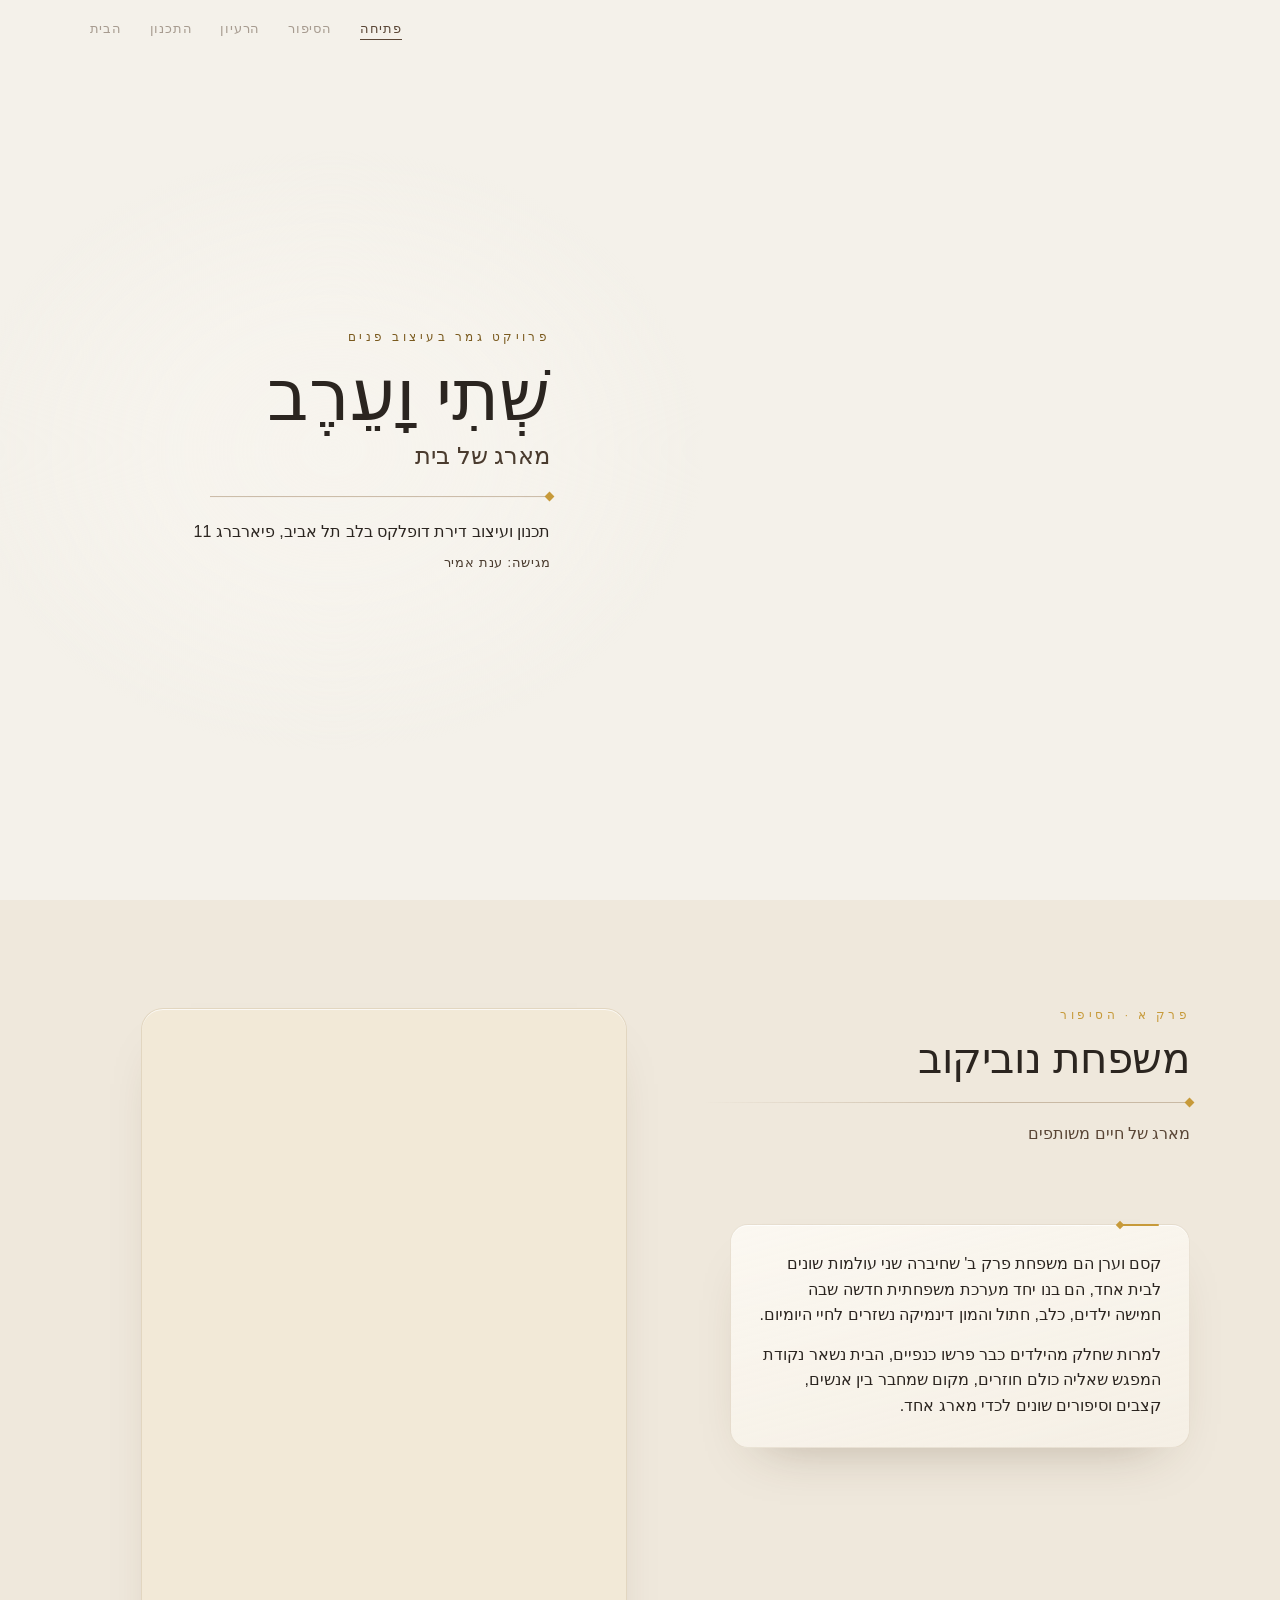
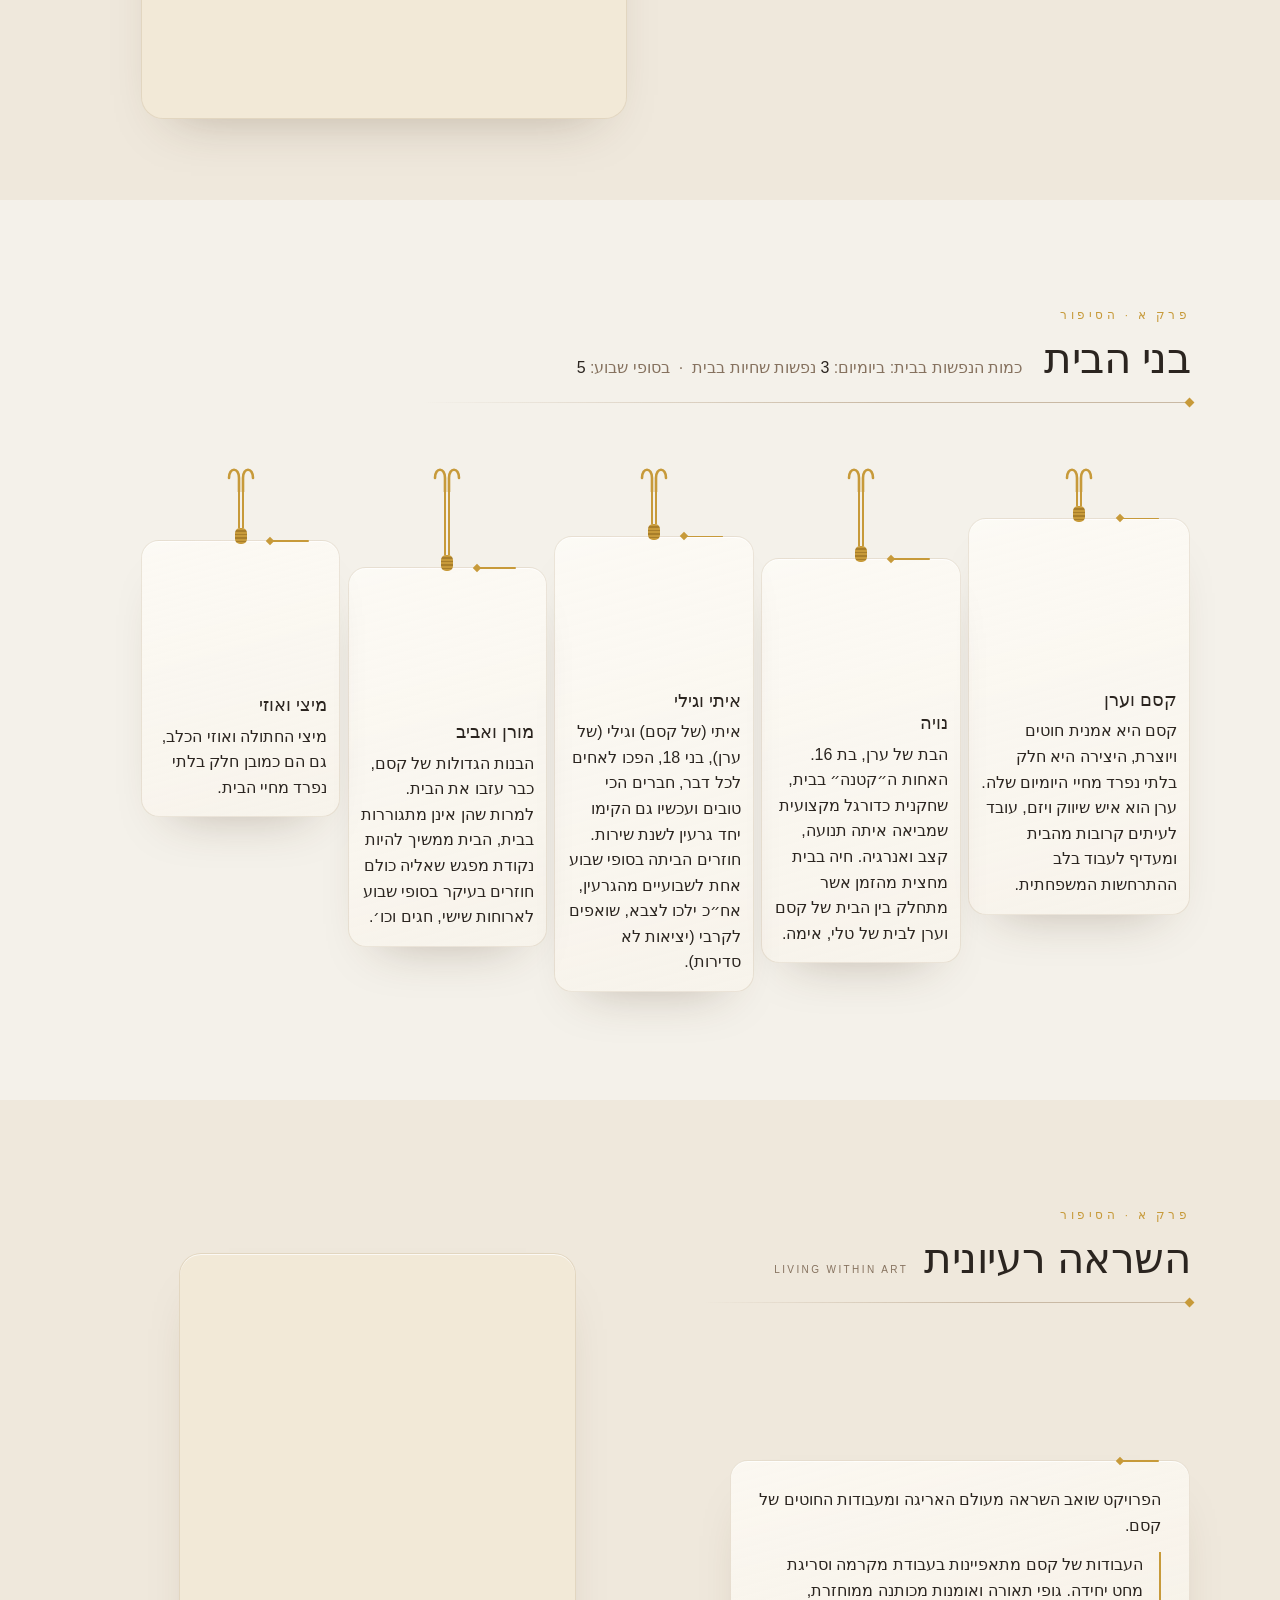
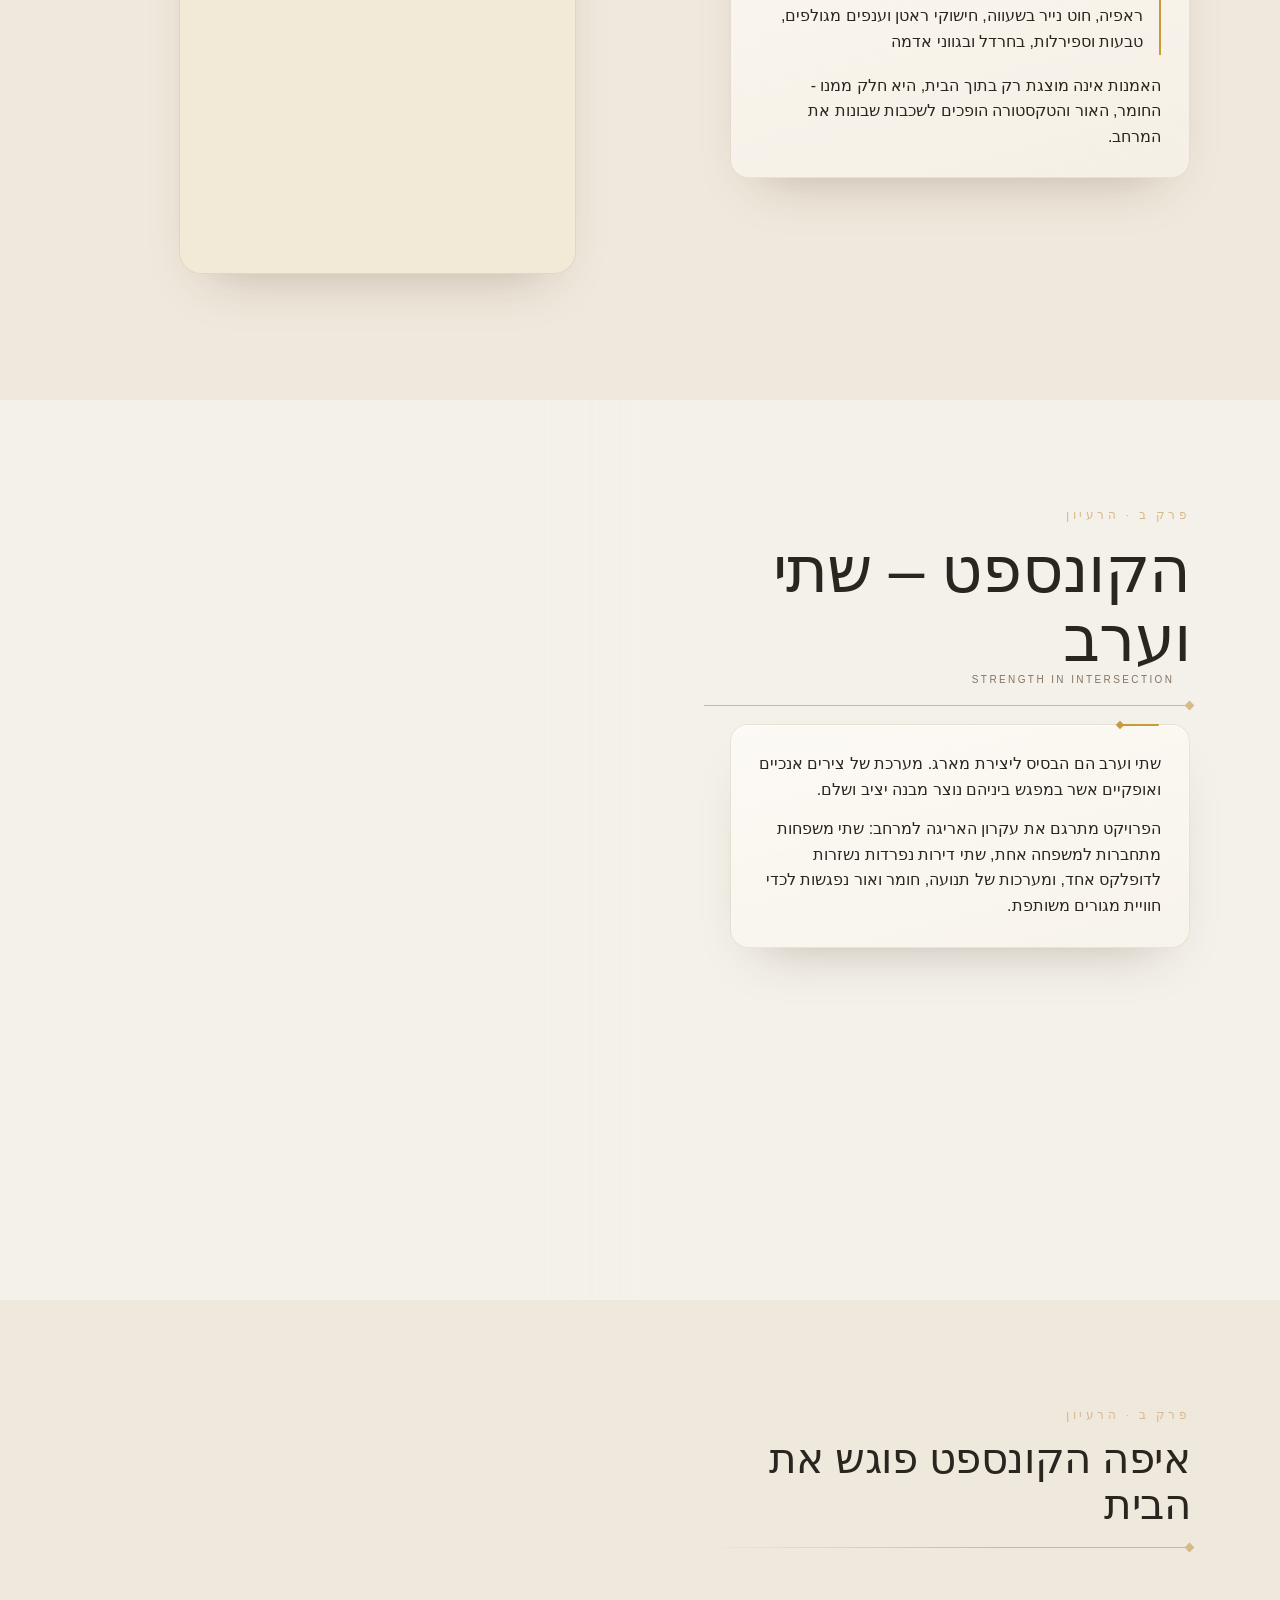
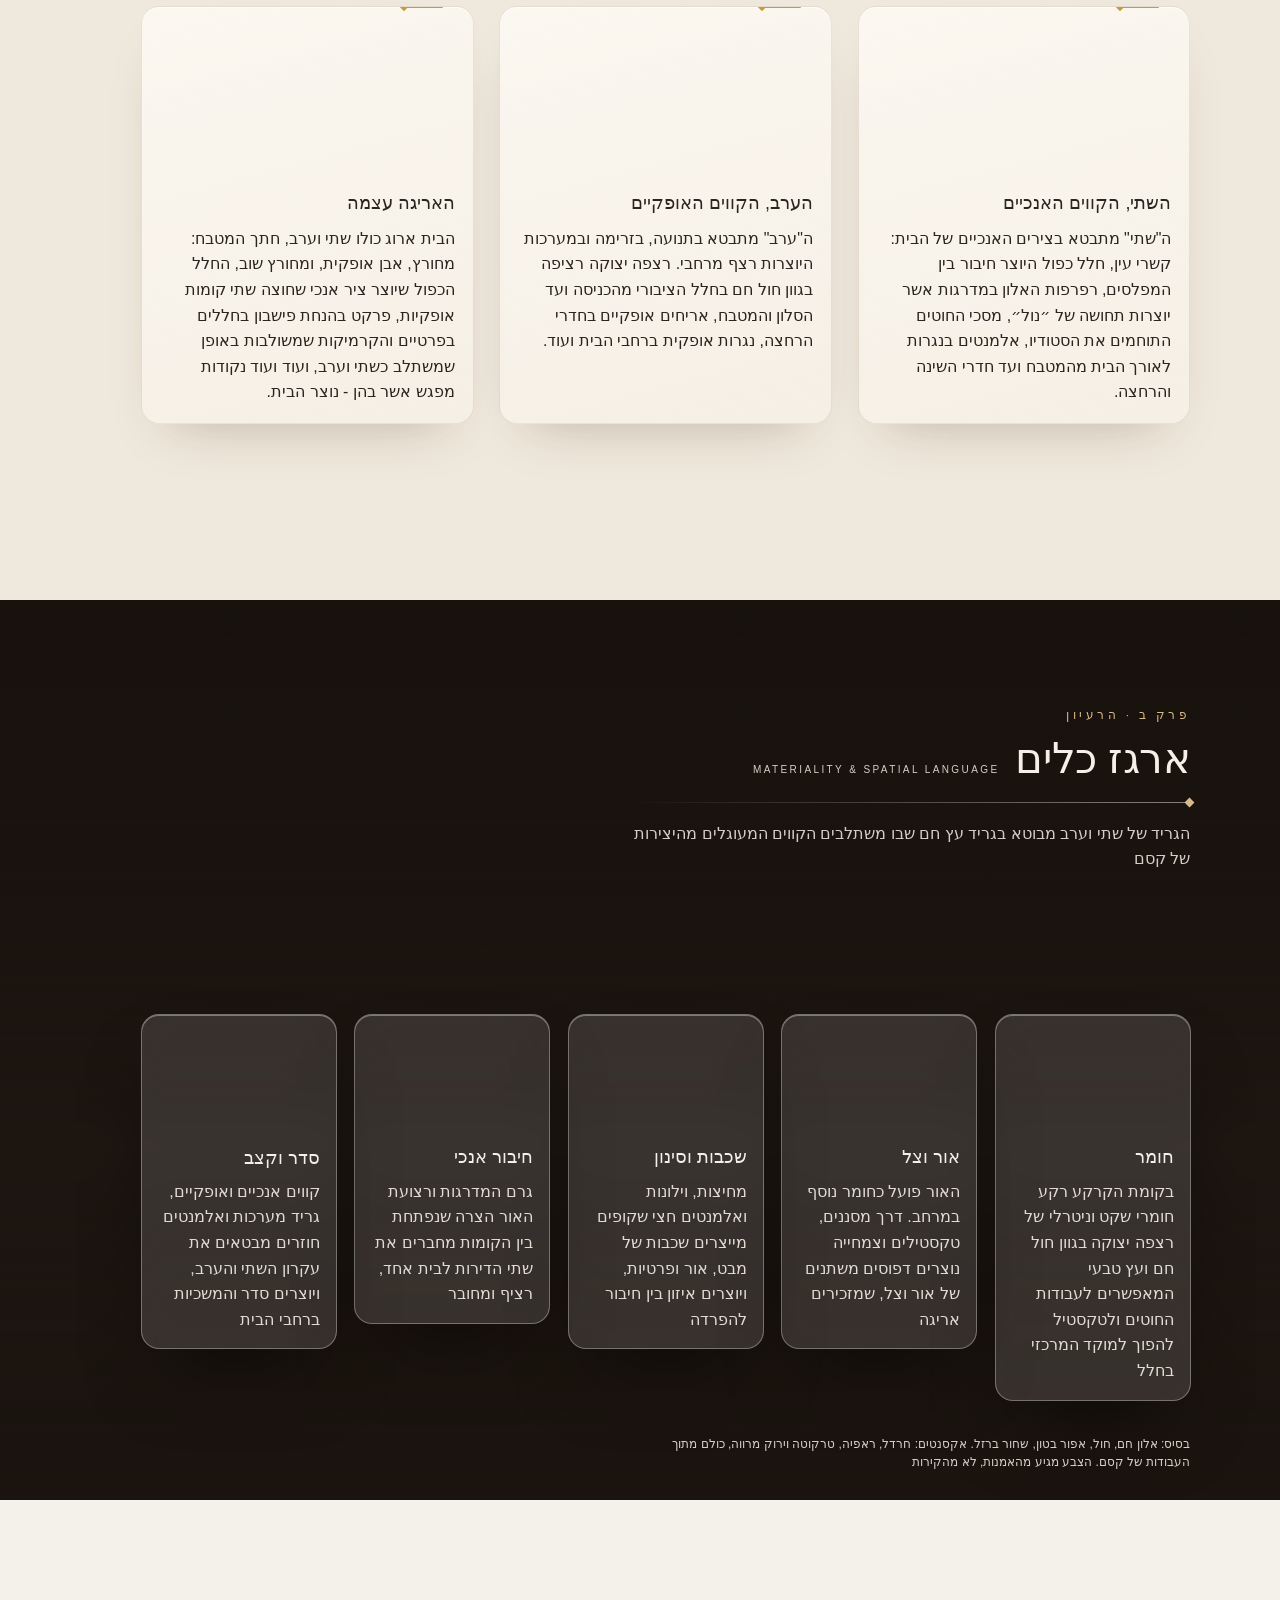
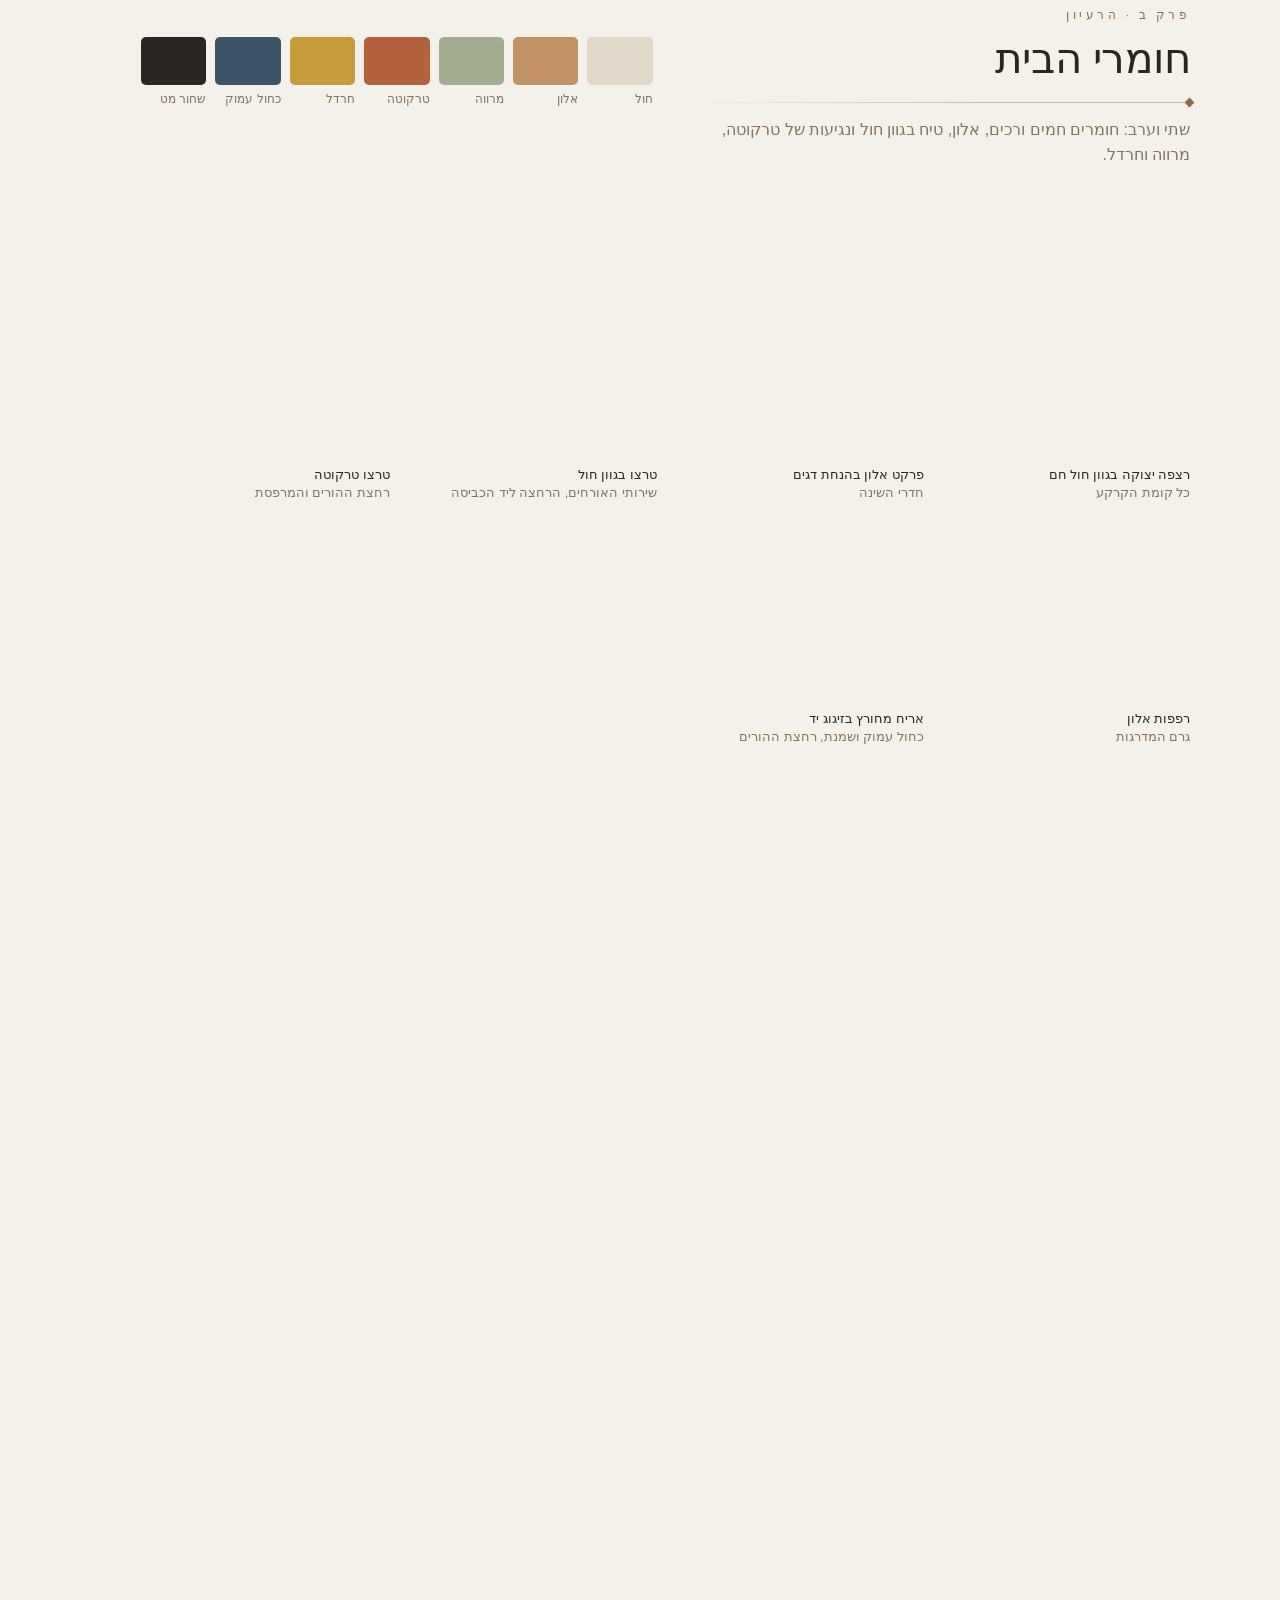
<file: index.html>
<!doctype html>
<html lang="he" dir="rtl"><head>
<meta charset="utf-8">
<base href="./">
<title>שתי וערב · גרסה א, שלושה סרטונים</title>
<meta name="viewport" content="width=device-width, initial-scale=1, viewport-fit=cover">
<style>/* 16.11: אסיסטנט בתוך הדף, כדי שיעבוד גם מקובץ מקומי בלי שרת. זה הפונט היחיד שהאתר משתמש בו */
@font-face{font-family:'Assistant';font-style:normal;font-weight:200 800;font-display:swap;src:url([data-uri]) format('woff2');unicode-range:U+0307-0308, U+0590-05FF, U+200C-2010, U+20AA, U+25CC, U+FB1D-FB4F;}
@font-face{font-family:'Assistant';font-style:normal;font-weight:200 800;font-display:swap;src:url([data-uri]) format('woff2');unicode-range:U+0000-00FF, U+0131, U+0152-0153, U+02BB-02BC, U+02C6, U+02DA, U+02DC, U+0304, U+0308, U+0329, U+2000-206F, U+20AC, U+2122, U+2191, U+2193, U+2212, U+2215, U+FEFF, U+FFFD;}
</style>
<script>/* 16.11 טלפון: הסימון לפני הציור, כדי שה-CSS והקוד יסכימו */
if (!document.documentElement.classList.contains('edit') && matchMedia('(max-width: 820px), (max-height: 500px)').matches) document.documentElement.classList.add('m');</script>

<style>
  /* גרסת עיצוב "סופית, על בסיס מארג" (9.11.26), נבנתה בבדיקות/בניית-גרסאות-עיצוב.py. לא לערוך ידנית: לשנות בסקריפט ולהריץ שוב */

  :root{
    --mustard:#C79A3A; --raffia:#D9B98A; --terracotta:#B4623E; --oak:#8E6A4A; --sage:#7E8A6E;
    --pad:7vw; --padL:11vw; --hdTop:12vh; --bodyTop:40vh;
    --t-h2:clamp(36px,3.3vw,54px); --t-lead:clamp(16px,1.25vw,20px); --t-body:clamp(15px,1.08vw,17.5px);
    --t-small:clamp(12.5px,.88vw,14.5px); --t-lbl:clamp(16px,1.2vw,20px);
    --ease:cubic-bezier(.22,.61,.36,1);
  }
  html,body{margin:0;height:100%;background:var(--bg);color:var(--fg);font-family:var(--text);font-weight:400;-webkit-font-smoothing:antialiased}
  html.lenis,html.lenis body{height:auto} .lenis.lenis-smooth{scroll-behavior:auto!important}
  p{margin:0} figure{margin:0}
  nav{position:fixed;top:0;right:0;left:0;height:56px;z-index:60;display:flex;align-items:center;justify-content:space-between;padding:0 var(--pad);color:var(--navc)}
  nav .brand{font-family:var(--display);font-size:16px;letter-spacing:.06em}
  nav ul{display:flex;gap:28px;list-style:none;margin:0;padding:0}
  nav a{color:inherit;text-decoration:none;font-size:13px;letter-spacing:.06em;opacity:.5;transition:opacity .3s;cursor:pointer;padding-bottom:3px;border-bottom:1px solid transparent}
  nav a.on{opacity:1;border-bottom-color:currentColor}
  .hint{position:fixed;bottom:26px;left:var(--pad);font-size:11px;letter-spacing:.3em;opacity:.5;z-index:60;transition:opacity .6s;color:var(--navc)}
  .hint.off{opacity:0}

  .scene{position:relative;height:100vh;overflow:visible;background:transparent!important}
  /* העור של השקף: הרקע והתוכן. במעבר הוא עומד במקום ונארג פנימה (ראה המעבר בסקריפט) */
  .sk{position:absolute;inset:0;overflow:hidden;background:var(--bg);will-change:transform}
  .alt>.sk{background:var(--bg2)} .s-tools>.sk{background:#1d1611} .s-tour>.sk{background:#211b17} .s-plan>.sk{background:var(--planbg)}
  .sub2{margin-top:6px;letter-spacing:.12em;text-transform:none;font-size:13px}
  .wrap{position:absolute;inset:0;will-change:transform,opacity}

  /* הכותרת: באותו מקום ובאותו גודל בכל השקפים */
  .hd{position:absolute;right:var(--pad);top:var(--hdTop);width:38vw;text-align:right;z-index:3}
  .ch{font-size:11.5px;letter-spacing:.3em;color:var(--acc);margin-bottom:14px}
  h2{font-family:var(--display);font-weight:var(--h2w);font-size:var(--t-h2);line-height:1.08;margin:0;color:var(--ink);letter-spacing:var(--h2ls,-.01em)}
  h2 small{display:block;font-family:var(--text);font-size:clamp(14px,1.05vw,17px);font-weight:400;letter-spacing:0;color:var(--soft);margin-top:12px;line-height:1.5}
  .rule{position:relative;height:1px;background:var(--line);width:min(340px,100%);margin:20px 0 0;transform-origin:100% 50%}
  .rule::after{content:'';position:absolute;right:-3px;top:-3px;width:7px;height:7px;background:var(--acc);transform:rotate(45deg)}
  .en{font-family:var(--text);font-size:11.5px;letter-spacing:.3em;text-transform:uppercase;direction:ltr;text-align:right;color:var(--soft);margin-top:14px}
  .lead{font-size:var(--t-lead);line-height:1.65;color:var(--fg);margin-top:18px}
  .body{font-size:var(--t-body);line-height:1.8;color:var(--fg)}
  .body+.body,.body+.small,.small+.body{margin-top:14px}
  .small{font-size:var(--t-small);line-height:1.65;color:var(--fg)}
  .soft{color:var(--soft)!important}
  .lbl{font-family:var(--display);font-weight:var(--lblw,500);font-size:var(--t-lbl);color:var(--ink);line-height:1.3}

  /* שני טורים: הטקסט מימין מתחת לכותרת, התמונה משמאל */
  .txt{position:absolute;right:var(--pad);top:var(--bodyTop);width:36vw}
  .media{position:absolute;left:var(--padL);top:var(--hdTop);bottom:9vh;width:38vw;overflow:hidden}
  .media img,.media video{display:block;width:100%;height:100%;object-fit:cover}
  .facts{display:flex;gap:0;margin-top:28px;border-top:1px solid var(--line)}
  .facts span{flex:1;padding:12px 0 0;font-family:var(--display);font-size:clamp(14px,1.05vw,17px);color:var(--ink);text-align:center;border-left:1px solid var(--line)}
  .facts span:last-child{border-left:0}
  .quote{padding-right:16px;border-right:2px solid var(--acc);margin:18px 0}
  .items .it{padding:13px 0 14px;border-top:1px solid var(--line)} .items .it:first-child{border-top:0;padding-top:0}
  .items .lbl{margin-bottom:4px}

  /* שער */
  .s-cover .plate{position:absolute;inset:0;width:100%;height:100%;object-fit:cover;object-position:left center;transform:scaleX(-1)}
  .s-cover .inner{position:absolute;left:var(--padL);top:50%;transform:translateY(-50%);width:min(30vw,440px);text-align:right}
  .s-cover .title{font-family:var(--display);font-weight:var(--h2w);font-size:clamp(52px,5.6vw,88px);line-height:1.05;margin:0;color:var(--ink)}
  .s-cover .subt{font-family:var(--display);font-size:clamp(20px,1.9vw,30px);font-weight:300;color:var(--soft);margin-top:8px}
  .s-cover .rule{margin:26px 0 22px}
  .s-cover .sub{font-size:var(--t-lead);line-height:1.6;color:var(--fg)}
  .s-cover .by{font-size:var(--t-small);letter-spacing:.06em;color:var(--soft);margin-top:10px}

  /* בני הבית: חבל אחד, ומכל קשר עליו יורדים שני חוטים, קשר אסיפה, ובן הבית (ענת 9.11: קשרים במקום אטבים) */
  .s-members .rope{position:absolute;left:0;right:0;top:31vh;height:4px;margin-top:-2px;z-index:2;
    background:repeating-linear-gradient(115deg,var(--ropec) 0 4px,var(--rope2) 4px 6px);border-radius:2px}
  .s-members .line{position:absolute;left:var(--padL);right:var(--pad);top:31vh;display:flex;justify-content:space-between;align-items:flex-start;z-index:3}
  .s-members .hang{width:15.6vw}
  .s-members .hang.big{width:17.4vw}
  .s-members .sw{transform-origin:50% 0;position:relative;display:flex;flex-direction:column;align-items:center}
  .s-members .kn{display:block;width:34px;height:26px;margin-top:-13px;fill:none;stroke:var(--ropec);stroke-width:2.6;stroke-linecap:round;position:relative;z-index:3}
  .s-members .strand{display:block;width:6px;height:var(--drop,3vh);box-sizing:border-box;border-left:2px solid var(--ropec);border-right:2px solid var(--ropec)}
  .s-members .gk{display:block;width:12px;height:16px;border-radius:5px;margin-bottom:-4px;position:relative;z-index:2;
    background:repeating-linear-gradient(to bottom,var(--ropec) 0 2.2px,var(--rope2) 2.2px 3.6px)}
  .s-members .pc{width:100%;box-sizing:border-box;padding:10px 10px 14px;transition:transform .5s var(--ease),box-shadow .5s var(--ease)}
  .s-members .pc:hover{transform:translateY(-6px)}
  .s-members .pc img{display:block;width:100%;aspect-ratio:4/3;object-fit:cover;filter:var(--photof,sepia(.25))}
  .s-members .pc .lbl{margin:10px 2px 6px;font-size:clamp(17px,1.3vw,21px)}
  .s-members .pc .small{margin:0 2px;font-size:clamp(13px,.98vw,15.5px);line-height:1.6}
  .s-members .count{margin-top:12px}
  .s-members .count b{font-weight:500;color:var(--ink)}

  /* הקונספט */
  .s-concept .vid{position:absolute;top:0;bottom:0;left:0;width:50%;overflow:hidden}
  .s-concept .vid video{position:absolute;inset:0;width:100%;height:100%;object-fit:cover}
  .s-concept .vid::after{content:'';position:absolute;inset:0;background:linear-gradient(to left,var(--bg) 0,transparent 22%)}
  .s-concept h2{font-size:clamp(48px,5vw,80px)}

  /* שלושה כרטיסים */
  .s-meet .row3{position:absolute;right:var(--pad);left:var(--padL);top:34vh;display:grid;grid-template-columns:repeat(3,1fr);gap:2vw}
  .s-meet .mc{display:flex;flex-direction:column;gap:10px;overflow:hidden}
  .s-meet .frag{height:25vh;overflow:hidden}
  .s-meet .frag img{display:block;width:100%;height:100%;object-fit:cover;transform:scale(2.1);transform-origin:var(--fo,50% 50%)}
  .s-meet .mc .small{font-size:clamp(12px,.84vw,14px)}

  /* ארגז הכלים (המאושר), אותה כותרת כמו בשאר השקפים */
  .s-tools{background:#1d1611}
  .s-tools .box{position:absolute;inset:0;background:url(media/film/toolbox.webp) center 62%/cover no-repeat;transform:scale(1.04)}
  .s-tools .box::after{content:'';position:absolute;inset:0;background:linear-gradient(to bottom,rgba(22,16,12,.8) 0,rgba(22,16,12,.3) 40%,rgba(22,16,12,0) 60%,rgba(22,16,12,.35) 100%)}
  .s-tools h2,.s-tools .lbl{color:#F4EFE7} .s-tools .en,.s-tools .lead{color:#F4EFE7;opacity:.85}
  .s-tools .rule{background:rgba(244,239,231,.45)}
  .s-tools .hd{width:44vw}
  .s-tools .cards{position:absolute;left:var(--padL);right:var(--pad);bottom:11vh;display:grid;grid-template-columns:repeat(5,1fr);gap:1.4vw;z-index:4}
  .s-tools .slot{position:relative;will-change:transform;transition:opacity .7s var(--ease);cursor:pointer}
  .s-tools .cards.dim .slot:not(.up){opacity:.85}
  .s-tools .card{display:flex;flex-direction:column;gap:9px;padding:10px 10px 16px;border-radius:18px;background:rgba(255,255,255,.13);border:1px solid rgba(255,255,255,.32);
    backdrop-filter:blur(18px) saturate(1.2);-webkit-backdrop-filter:blur(18px) saturate(1.2);box-shadow:0 40px 80px -30px rgba(0,0,0,.6),inset 0 1px 0 rgba(255,255,255,.35);color:#F4EFE7;will-change:transform}
  .s-tools .card img{display:block;width:100%;aspect-ratio:16/10;object-fit:cover;border-radius:11px}
  .s-tools .card .lbl{margin:4px 6px 0;font-size:clamp(16px,1.25vw,20px)}
  .s-tools .card .small{margin:0 6px;font-size:clamp(11.5px,.85vw,13.5px);line-height:1.55;color:#F4EFE7;opacity:.9}
  .s-tools .foot{position:absolute;left:var(--padL);right:var(--pad);bottom:3.2vh;font-size:12px;line-height:1.5;color:#F4F1EA;opacity:.85;z-index:4}
  .s-tools .foot p{max-width:52%}

  /* הבית כמארג חיים: חמש נקודות על חוט ערב אחד */
  .s-life .weft{position:absolute;left:0;right:0;top:47vh;height:1px;background:var(--line);transform-origin:100% 50%}
  .s-life .nodes{position:absolute;right:var(--pad);left:var(--padL);top:39vh;display:grid;grid-template-columns:repeat(5,1fr);gap:2vw}
  .s-life .nd{text-align:center;position:relative}
  .s-life .nd img{display:block;width:clamp(96px,10vw,150px);aspect-ratio:1;border-radius:50%;object-fit:cover;margin:0 auto 18px;border:5px solid var(--bg2);box-shadow:0 0 0 1px var(--line)}
  .s-life .knot{position:absolute;top:calc(clamp(96px,10vw,150px)/2 - 5px);right:-1vw;width:9px;height:9px;background:var(--acc);transform:rotate(45deg)}
  .s-life .nd:first-child .knot{display:none}
  .s-life .nd .lbl{margin-bottom:8px}

  .s-life .lfoot{position:absolute;left:var(--padL);right:var(--pad);bottom:5vh;display:flex;align-items:center;gap:18px;color:var(--soft)}
  .s-life .lfoot .sep{flex:1;height:1px;background:var(--line)} .s-life .lfoot .en{font-size:11px;letter-spacing:.3em;margin:0}

  /* פרוגרמה כמותית */
  .s-prog .floors{position:absolute;right:var(--pad);left:var(--padL);top:34vh;display:grid;grid-template-columns:1fr 1fr;gap:2vw}
  .s-prog .fl{display:flex;flex-direction:column;overflow:hidden}
  .s-prog .pics{display:grid;grid-template-columns:repeat(2,1fr);gap:6px}
  .s-prog .pics img{display:block;width:100%;height:24vh;object-fit:cover}
  .s-prog .h{font-family:var(--display);font-weight:500;font-size:var(--t-lbl);color:var(--ink);padding:16px 0 8px;border-bottom:1px solid var(--line)}
  .s-prog ul{list-style:none;margin:0;padding:0;columns:2;column-gap:2vw}
  .s-prog li{padding:8px 0;border-bottom:1px solid var(--line2);font-size:var(--t-small);break-inside:avoid;color:var(--fg)}

  /* תכניות וחתכים */
  .s-plan{background:var(--planbg)}
  .s-plan .hd{width:27vw}
  .s-plan .plan{position:absolute;left:calc(var(--padL) - 2vw);right:35vw;top:6vh;bottom:3vh;display:flex;align-items:center;justify-content:center}
  .s-plan .plan img{max-width:100%;max-height:100%;object-fit:contain;mix-blend-mode:multiply}
  .s-plan .nums{font-family:var(--display);font-weight:300;font-size:clamp(22px,2vw,32px);letter-spacing:.14em;color:var(--ink);direction:ltr;text-align:right;margin:22px 0 14px}
  .s-plan .small+.small{margin-top:12px}

  /* גיליון ההדפסה לרוחב: מקום גדול יותר בשני שקפי התכניות, הגיליון לא נחתך */
  #s-plan-gf .plan,#s-plan-f1 .plan{left:calc(var(--padL) - 7vw);top:4vh;bottom:3vh}
  /* (לא בשימוש) תכניות ההעמדה הצבעוניות */
  .s-furn>.sk{background:#F1EBE0}
  .s-furn .sheet{position:absolute;inset:0;width:100%;height:100%;object-fit:contain}

  /* הנול */
  .loomfig{overflow:visible;display:flex;flex-direction:column;justify-content:center}
  .s-loom .stage{position:relative;aspect-ratio:4/3;width:100%;background:#fff}
  .s-loom .stage img,.s-loom .stage video{position:absolute;inset:0;width:100%;height:100%;object-fit:cover;opacity:0}
  .s-loom .stage img:first-child{opacity:1}
  .s-loom .steps{display:flex;margin-top:12px;font-size:11.5px;letter-spacing:.2em;color:var(--soft)}
  .s-loom .steps span{flex:1;text-align:center;padding-top:8px;border-top:1px solid var(--line);transition:color .4s,border-color .4s}
  .s-loom .steps span.on{color:var(--ink);border-top-color:var(--ink)}
  .s-loom .txt{top:36vh}

  /* הסיור (לא נוגעים בסרטון) */
  .s-tour{background:#211b17;color:#F4F1EA}
  .s-tour .wrap{display:flex;flex-direction:column;align-items:center;justify-content:center;gap:16px;padding:66px var(--pad) 0;box-sizing:border-box}
  .s-tour .vbox{position:relative;height:min(calc(100vh - 190px),46vw);aspect-ratio:16/9;background:#000;box-shadow:0 30px 80px rgba(0,0,0,.5)}
  .s-tour video{display:block;width:100%;height:100%;object-fit:contain;background:#000}
  .s-tour .play{position:absolute;inset:0;display:grid;place-items:center;cursor:pointer;background:rgba(43,37,32,.25);transition:opacity .4s}
  .s-tour .play.off{opacity:0;pointer-events:none}
  .s-tour .play span{width:92px;height:92px;border:1px solid rgba(244,241,234,.9);border-radius:50%;display:grid;place-items:center}
  .s-tour .play span::after{content:'';border-style:solid;border-width:13px 0 13px 22px;border-color:transparent transparent transparent #F4F1EA;margin-left:5px}
  .s-tour .ttl{width:100%;text-align:right;font-family:var(--display);font-size:clamp(20px,1.8vw,28px);color:#F4F1EA}
  .s-tour .ttl small{display:block;font-size:11.5px;letter-spacing:.3em;color:rgba(244,241,234,.6);font-family:var(--text);margin-bottom:6px}

  /* סגירה */
  .s-end .bg{position:absolute;inset:0;width:100%;height:100%;object-fit:cover;opacity:var(--endop,.22);filter:saturate(.6)}
  .s-end .wrap{display:grid;place-items:center;text-align:center}
  .s-end h2{font-size:clamp(38px,4vw,62px)}
  .s-end .rule{margin:24px auto 0;transform-origin:50% 50%}
  .s-end .rule::after{right:50%;margin-right:-3px}
  /* 25.11 ענת: כל ההדמיות בסוף, מסך לכל הדמיה */
  .s-rend>.sk{background:var(--bg)}
  .s-rend .rimg{position:absolute;left:72px;right:72px;top:64px;bottom:56px;display:flex;align-items:center;justify-content:center}
  .s-rend .rimg img{max-width:100%;max-height:100%;object-fit:contain;box-shadow:0 20px 50px rgba(43,37,32,.18)}
  .s-rend .rcap{position:absolute;right:72px;bottom:16px;font-family:var(--display);font-size:clamp(16px,1.3vw,22px);color:var(--ink)}
  .s-rend .rcap small{font-family:var(--text);font-size:11px;letter-spacing:.3em;color:var(--soft);margin-left:14px}
  html.m .s-rend>.sk{display:flex;flex-direction:column;justify-content:center}
  html.m .s-rend .rimg{position:relative;inset:auto}
  html.m .s-rend .rcap{position:relative;right:auto;bottom:auto;margin-top:12px;text-align:right}
  .s-end .canva{margin-top:14px}
  .s-end .sig{margin-top:24px;font-size:var(--t-small);letter-spacing:.16em;color:var(--soft)}

  /* האנך */
  #plumb{position:fixed;top:0;left:0;z-index:50;pointer-events:none;transform-origin:50% 0;will-change:transform}
  #plumb .string{position:absolute;left:50%;top:0;width:10px;margin-left:-5px;background:url(media/חוט.png) center top/10px auto repeat-y}
  #plumb .bob{position:absolute;left:50%;width:140px;margin-left:-70px;filter:drop-shadow(0 18px 14px rgba(40,25,10,.28))}
  #plumb .bob img{display:block;width:100%;height:auto}
  #warp,#thread{display:none}
  body.dark nav,body.dark .hint{color:#F4F1EA}
.tag{position:fixed;bottom:22px;right:var(--pad);z-index:70;font-size:11px;letter-spacing:.2em;padding:6px 12px;border-radius:20px;background:rgba(199,154,58,.92);color:#1d1611}


  :root{--display:'Assistant','Arial Hebrew',sans-serif;--text:'Assistant','Arial Hebrew',sans-serif;--h2w:300;--lblw:500;
    --bg:#F4F1EA;--bg2:#EFE8DC;--ink:#2B2520;--fg:#5A4636;--soft:#86725F;--line:#C9B9A4;--line2:#E2D8C9;--navc:#5A4636;
    --ropec:#C79A3A;--rope2:#A87E2A;--planbg:#F4F1EA}
  /* חוטי השתי: קווים אנכיים דקים בכל שקף, מתחת לתוכן. בתכניות, בחתכים ובארגז אין: שם התמונה היא הכול (ענת 9.11) */
  .scene:not(.s-plan):not(.s-furn):not(.s-tools):not(.s-tour):not(.s-cover):not(.s-end):not(.s-concept)>.sk::before{content:'';position:absolute;inset:0;pointer-events:none;
    background:repeating-linear-gradient(to left,rgba(90,70,54,.07) 0 1px,transparent 1px calc((100vw - 18vw)/6));background-position:var(--pad) 0}
  .wrap{z-index:1}
  /* חוט הערב: הקו מתחת לכל כותרת נמתח לכל רוחב המסך */
  .hd .rule{width:calc(100vw - var(--pad));background:linear-gradient(to left,var(--line) 0,var(--line) 40%,rgba(201,185,164,0) 100%)}
  .s-tools .hd .rule{background:linear-gradient(to left,rgba(244,239,231,.5),rgba(244,239,231,0))}
  .s-plan .hd .rule{width:100%} /* בתכניות ובחתכים הקו נשאר ברוחב הכותרת ולא עובר על השרטוט (ענת 9.11) */
  .media{box-shadow:0 0 0 1px var(--line);outline:1px solid var(--line);outline-offset:10px}
  .s-members .pc{background:#FBF8F2;box-shadow:0 18px 30px -18px rgba(60,40,20,.45)}
  .s-meet .mc{background:rgba(255,255,255,.4);border:1px solid var(--line2);padding:12px 12px 18px}
  .s-meet .mc .lbl,.s-meet .mc .small{padding:0 4px}
  .s-prog .fl{background:rgba(255,255,255,.35);border:1px solid var(--line2);padding:12px 14px 6px}

  /* בכל השקפים: האנגלית עולה למעלה, צמודה לכותרת העברית ומיושרת לשורה שלה, קטנה, ונגמרת ליד האות האחרונה */
  .hd{display:flex;flex-wrap:wrap;align-items:baseline}
  .hd>*{flex-basis:100%;order:5}
  .hd>.ch{order:1} .hd>h2{order:2;flex-basis:auto} .hd>.rule{order:4}
  .hd>.en{order:3;flex-basis:auto;margin:0 16px 0 0;font-size:10px;letter-spacing:.24em}
  .hd>.sub2{order:5}
  /* ענת 11.11 ערב: "לא אוהבת את הרקע שחור, אולי לנסות את החרדל של הנקודה והקו אבל אולי חצי שקוף". בועה אחת לכל טקסט, אחידה בכל האתר:
     חרדל חצי שקוף על בסיס שמנת, עם טשטוש, כך שהיא קריאה גם על הרקע הבהיר וגם על תמונה. הכתב כהה */
  :root{--bub:linear-gradient(rgba(199,154,58,.2),rgba(199,154,58,.2)),rgba(247,242,232,.7);--bubline:rgba(199,154,58,.42);
    --bubsh:0 28px 54px -34px rgba(90,60,20,.45)}
  .s-family .txt,.s-concept .txt,.s-insp .txt,.s-thread .txt,.s-loom .txt,.s-members .pc,.s-meet .mc,.s-life .nd,.s-prog .fl{
    background:var(--bub);border:1px solid var(--bubline);border-radius:18px;box-shadow:var(--bubsh);
    backdrop-filter:blur(14px);-webkit-backdrop-filter:blur(14px);box-sizing:border-box}
  .s-family .txt,.s-concept .txt,.s-insp .txt,.s-thread .txt,.s-loom .txt{padding:26px 28px 28px}
  .s-family .txt,.s-concept .txt{top:calc(var(--bodyTop) - 4vh)}
  .s-concept .hd .rule{width:min(340px,100%);background:var(--line)}
  .s-members .pc{padding:10px 10px 16px} .s-members .pc img{border-radius:10px;filter:none}
  .s-meet .mc{padding:10px 10px 18px} .s-meet .mc .frag{border-radius:11px} .s-meet .mc .lbl,.s-meet .mc .small{padding:0 8px}
  .s-life .nd{padding:18px 14px 20px}
  .s-prog .fl{padding:12px 16px 10px!important}
  .s-family .txt *,.s-concept .txt *,.s-insp .txt *,.s-thread .txt *,.s-loom .txt *,.s-members .pc *,.s-meet .mc *,.s-life .nd *,.s-prog .fl *{color:var(--ink)}
  .items .it{border-top-color:var(--bubline)} .s-prog li{border-bottom-color:var(--bubline)} .s-prog .h{border-bottom-color:var(--bubline)}
  .quote{border-right-color:#C79A3A}
  /* ענת 11.11 ערב: "הפונט צריך לגדול... גודל אחיד בכל האתר", בלי שני גדלים באותו שקף. גודל אחד לכל המלל הרץ, וגודל אחד לכותרות הקטנות */
  :root{--T:clamp(16px,1.2vw,20px);--TL:clamp(18px,1.36vw,22.5px)}
  .body,.small,.lead,.quote,.s-prog li,.s-members .pc .small,.s-meet .mc .small,.s-tools .card .small,.s-life .nd .small,.items .small,.s-tools .lead,.s-loom .soft{
    font-size:var(--T)!important;line-height:1.6}
  .lbl,.s-prog .h,.s-members .pc .lbl,.s-tools .card .lbl{font-size:var(--TL)!important}
  /* המראה של הריבועים המעוגלים בלי הריבועים: תמונות עם פינות מעוגלות, בלי מסגרות ובלי קופסאות */
  .media{border-radius:18px;outline:0;box-shadow:0 30px 60px -34px rgba(60,40,20,.42)}
  .s-prog .pics img{border-radius:12px}
  /* תכניות והנול: ריבוע מעוגל, והדירה גדולה ככל האפשר */
  #s-plan-gf .plan,#s-plan-f1 .plan{left:8vw;right:34vw;top:2.5vh;bottom:2.5vh;background:#fff;border-radius:18px;padding:1.2vh .8vw;box-sizing:border-box;
    box-shadow:0 30px 60px -34px rgba(60,40,20,.4)}
  .s-loom .media{left:11vw;width:43vw;top:9vh;bottom:6vh}
  .s-loom .stage{border-radius:18px;overflow:hidden}
  /* החתכים: בהיר בלי ריבוע, השרטוט במרכז מתחת לכותרת. בב-ב בלי מלל, בג-ג בלי הקו */
  [id^="s-section"] .plan{left:10vw;right:10vw;top:27vh;bottom:4vh;justify-content:center}
  #s-section-bb .nums,#s-section-bb .hd p.small{display:none}
  #s-section-cc .hd .rule{display:none}
  /* הסרטונים במסך מלא. הכותרת מעל ונעלמת כשהסרטון מתנגן. האנך לא מעל הסרטון */
  .s-tour .wrap{padding:0}
  .s-tour .vbox{position:absolute;inset:0;width:auto;height:auto;aspect-ratio:auto;box-shadow:none}
  .s-tour .ttl{position:absolute;top:70px;right:var(--pad);left:var(--pad);width:auto;z-index:2;text-shadow:0 1px 10px rgba(0,0,0,.65);transition:opacity .5s}
  .s-tour.playing .ttl{opacity:0}
  /* בלי אלמנט מלווה עד שענת תחליט (11.11). המקום שלו בשוליים השמאליים נשאר פנוי */
  #plumb{display:none!important}
  /* בחתכים רק הכותרת, בלי שום מלל (ענת: "אין צורך במלל אמרנו") */
  [id^="s-section"] .hd h2 small{display:none}
  /* ענת 11.11 ערב: "(פרוגרמה איכותית)" במקום לא טוב. עכשיו בשורת הכותרת, מיד אחרי "הבית כמארג חיים" */
  .hd>.sub2{order:2;flex-basis:auto;margin:0 14px 0 0;font-size:var(--T);letter-spacing:.02em;color:var(--soft)}
  /* התכניות: רק התכנית, בלי הגיליון. השרטוט גדול ככל האפשר */
  #s-plan-gf .plan,#s-plan-f1 .plan{left:5vw;right:30vw;top:8.5vh;bottom:3vh;padding:2vh 1.4vw}
  #s-plan-gf .plan img,#s-plan-f1 .plan img{width:100%;height:100%;object-fit:contain}


  /* סבב 2 (ענת 11.11 לילה) */
  /* השם "שתי וערב" בפינה העליונה יורד מכל המצגת, ו"סקרול" בפתיחה */
  nav .brand{visibility:hidden} .hint{display:none!important}
  /* "להוריד את הריבועים מכל המצגת ברקע": קווי השתי האנכיים ברקע יורדים. הבועות נשארות */
  .scene>.sk::before{display:none!important}
  /* הפתיחה: הטקסט על בועה, כמו בכל האתר, כדי שיהיה קריא על הטקסטורה */
  .s-cover .inner{background:var(--bub);border:1px solid var(--bubline);border-radius:18px;box-shadow:var(--bubsh);backdrop-filter:blur(14px);-webkit-backdrop-filter:blur(14px);
    padding:34px 36px 32px;box-sizing:border-box;width:min(34vw,500px)}
  .s-cover .inner *{color:var(--ink)} .s-cover .subt,.s-cover .by{color:#5A4636} .s-cover .ch{color:#8A6420}
  /* התמונה במשפחה והסרטון בהשראה: מסגרת עדינה כמו פספרטו, וקו חרדל דק שמוזז מאחוריה */
  .s-family .media,.s-insp .media{overflow:visible;padding:12px;background:#F2E9D7;border:1px solid var(--bubline);border-radius:22px;box-sizing:border-box;box-shadow:var(--bubsh)}
  .s-family .media img,.s-insp .media video{border-radius:12px}
  .s-family .media::after,.s-insp .media::after{content:'';position:absolute;inset:0;transform:translate(-16px,16px);border:1px solid #C79A3A;border-radius:22px;z-index:-1;pointer-events:none}
  /* ההשראה: הסרטון קטן יותר */
  .s-insp .media{top:calc(var(--hdTop) + 5vh);bottom:14vh;width:31vw;left:calc(var(--padL) + 3vw)}
  /* בני הבית: כמות הנפשות עולה לשורת הכותרת, ליד "בני הבית", ולא צפופה על החבל */
  .s-members .hd{width:60vw}
  .s-members .hd>.count{order:3;flex-basis:auto;margin:0 22px 0 0;color:var(--soft)}
  /* המפגש: תקריבי המדרגות חתוכים מראש, בלי הגדלה */
  .s-meet .frag img{transform:none!important}
  /* מארג חיים: אייקונים קוויים בעיגול */
  .s-life .nd .ic{display:flex;align-items:center;justify-content:center;width:clamp(96px,8.5vw,128px);aspect-ratio:1;border-radius:50%;margin:0 auto 18px;
    background:rgba(251,248,242,.85);border:1px solid var(--bubline);color:#A87E2A}
  .s-life .nd .ic svg{width:52%;height:52%}
  /* החוט: הריבוע עולה כדי שלא ייחתך */
  .s-thread .txt{top:32vh}
  /* התכניות: בלי ריבוע לבן מתחת. השרטוט שקוף, ישר על הרקע */
  #s-plan-gf .plan,#s-plan-f1 .plan{background:none!important;box-shadow:none!important;padding:0!important;border-radius:0;left:3.5vw;right:33vw;top:26vh;bottom:2vh}
  #s-plan-gf .plan img,#s-plan-f1 .plan img{object-position:center top}
  #s-plan-gf .plan img,#s-plan-f1 .plan img{mix-blend-mode:normal}
  /* הכותרת באנגלית בהמשך הכותרת העברית, באותה שורה */
  #s-plan-gf .hd,#s-plan-f1 .hd{width:40vw}
  #s-plan-gf .hd .en,#s-plan-f1 .hd .en{white-space:nowrap}
  /* הנול: בלי הצל הריק מסביב לתמונה */
  .s-loom .media{box-shadow:none}

  /* סבב 3 (ענת 12.11) */
  /* הרקע של הטקסטים, בכל האתר: "לא אוהבת את הצבע של הרקע בתוך העיגולים... לדעתי דווקא לא אטום". בלי המילוי החרדלי:
     שמנת חמה חצי שקופה עם טשטוש עדין, קו דק כמעט שקוף, צל רך. החרדל רק כנגיעה: קו קצר ויהלום בראש כל בועה, כמו בקו של הכותרת */
  :root{--bub:linear-gradient(165deg,rgba(255,253,248,.74),rgba(250,245,236,.56));--bubline:rgba(150,118,76,.17);
    --bubsh:inset 0 1px 0 rgba(255,255,255,.75),0 26px 52px -32px rgba(70,48,24,.34)}
  .s-family .txt,.s-concept .txt,.s-insp .txt,.s-thread .txt,.s-loom .txt,.s-members .pc,.s-meet .mc,.s-life .nd,.s-prog .fl{
    backdrop-filter:blur(10px) saturate(1.12);-webkit-backdrop-filter:blur(10px) saturate(1.12)}
  .s-members .pc,.s-meet .mc,.s-prog .fl{position:relative}
  .s-family .txt::before,.s-concept .txt::before,.s-insp .txt::before,.s-thread .txt::before,.s-loom .txt::before,.s-members .pc::before,.s-meet .mc::before,.s-life .nd::before,.s-prog .fl::before{
    content:'';position:absolute;top:-1px;right:30px;width:38px;height:1.5px;background:#C79A3A;border-radius:1px;pointer-events:none}
  .s-family .txt::after,.s-concept .txt::after,.s-insp .txt::after,.s-thread .txt::after,.s-loom .txt::after,.s-members .pc::after,.s-meet .mc::after,.s-life .nd::after,.s-prog .fl::after{
    content:'';position:absolute;top:-3.5px;right:66px;width:6px;height:6px;background:#C79A3A;transform:rotate(45deg);pointer-events:none}
  .s-life .nd::before{right:50%;margin-right:-19px} .s-life .nd::after{right:50%;margin-right:17px}
  .items .it{border-top-color:rgba(150,118,76,.16)} .s-prog li,.s-prog .h{border-bottom-color:rgba(150,118,76,.16)}
  /* הפתיח: "לא אוהבת בפתיח את העיגול מאחורי הטקסט". בלי צורה: הטקסט ישר על התמונה. כדי שיהיה קריא, אור רך בלי קצה מאחוריו,
     שנבלע בטיח, וכתב כהה יותר */
  .s-cover .inner{background:none;border:0;box-shadow:none;backdrop-filter:none;-webkit-backdrop-filter:none;padding:0;width:min(32vw,470px)}
  .s-cover .inner::before{content:'';position:absolute;left:-14vw;right:-12vw;top:-20vh;bottom:-20vh;z-index:-1;pointer-events:none;
    background:radial-gradient(closest-side,rgba(247,244,238,.9),rgba(247,244,238,.72) 48%,rgba(247,244,238,0))}
  .s-cover .ch{color:#7A5A1E} .s-cover .subt{color:#4A3B2E} .s-cover .sub{color:#2B2520;font-weight:500} .s-cover .by{color:#4A3B2E;font-weight:500}
  /* התכניות: התכנית של ענת למצגת (קו שחור, קירות עבים, רקע שקוף) ממלאת את השקף, במרכז. הכותרת עולה ומצטמצמת לשורה אחת, עם חץ צפון קטן */
  #s-plan-gf .hd,#s-plan-f1 .hd{top:6.5vh;width:60vw}
  #s-plan-gf .hd .ch,#s-plan-f1 .hd .ch{margin-bottom:8px}
  #s-plan-gf .hd .rule,#s-plan-f1 .hd .rule{margin-top:12px}
  #s-plan-gf .plan,#s-plan-f1 .plan{left:2vw;right:2vw;top:19vh;bottom:1.5vh}
  #s-plan-gf .plan img,#s-plan-f1 .plan img{object-position:center center}
  /* החתכים כמו התכניות: ממלאים את השקף, במרכז, בלי ריבוע. הכותרת של האתר בשורה אחת למעלה */
  [id^="s-section"] .hd{top:6.5vh;width:60vw} [id^="s-section"] .hd .ch{margin-bottom:8px} [id^="s-section"] .hd .rule{margin-top:12px}
  [id^="s-section"] .plan{left:2vw;right:2vw;top:17vh;bottom:2vh;background:none!important;box-shadow:none!important;padding:0!important;border-radius:0}
  [id^="s-section"] .plan img{width:100%;height:100%;max-height:none;object-fit:contain;object-position:center center;mix-blend-mode:normal}
  /* המפגש: התמונות של ענת ביחס שלהן, בלי חיתוך, אחיד בשלושת הכרטיסים */
  .s-meet .frag{height:auto;aspect-ratio:1719/915}
  /* החוט: הסרטון ביחס שלו (920 על 996), לא גדול מהגודל שבו הוא חד, ונכנס בכל גובה חלון */
  .s-thread .media{width:min(34vw,480px,calc(80vh * 920 / 996));height:auto;bottom:auto;aspect-ratio:920/996}
  .s-thread .media video{object-fit:cover}
  /* ענת 12.11: "אפשר להקטין את הסרטון, גם ככה השקף מחזיק הרבה מלל". הסרטון קטן יותר, והמקום עובר לריבוע הטקסט, שמתרחב ומתקצר */
  .s-thread .media{width:min(25vw,370px,calc(64vh * 920 / 996))}
  #s-thread .txt{width:47vw;top:36vh;bottom:auto}
  @media (max-height:720px){ #s-thread .txt{top:auto;bottom:max(3vh,18px)} }
  .s-meet .frag img{object-fit:cover;object-position:center}
  .hd>.north{order:2;flex-basis:auto;display:inline-flex;align-self:center;margin:0 18px 0 0;color:var(--ink)}
  .hd>.north svg{width:30px;height:30px}
  /* מה שנחתך בחלון נמוך: החוט ובני הבית נכנסים בכל גובה */
  .s-thread .txt{top:auto;bottom:max(3vh,18px);max-height:calc(100vh - 31vh - 3vh)}
  @media (max-height:820px){
    .s-thread .txt{padding:20px 26px 20px} .s-thread .items .it{padding:9px 0 10px} .s-thread .items .lbl{margin-bottom:2px}
    .s-members .pc img{aspect-ratio:16/10}
  }
  @media (max-height:760px){
    .s-members .pc img{aspect-ratio:2/1} .s-members .pc .small{line-height:1.45!important}
  }
  @media (max-height:720px){
    #s-thread .hd{top:8vh} .s-thread .txt{width:41vw;padding:16px 24px 16px} .s-thread .items .small{line-height:1.45!important}
    .s-thread .items .it{padding:7px 0 8px}
  }
  @media (max-height:660px){ .s-members .pc img{aspect-ratio:5/2} #s-thread .hd{top:6.5vh} #s-thread .hd .lead{margin-top:10px} #s-thread .hd .rule{margin-top:14px} }
  .s-life .nd .ic img{border:0!important;box-shadow:none!important;margin:0!important;aspect-ratio:auto!important;max-width:none}

  .s-life .nd .ic{width:clamp(118px,10.6vw,160px);padding:0;overflow:hidden;background:none;border:1px solid var(--bubline);box-shadow:0 10px 24px -14px rgba(70,48,24,.35)}
  .s-life .nd .ic img{display:block;width:100%;height:100%;object-fit:cover;border-radius:50%}
  /* החוט: הסרטון יורד לגובה של ריבוע הטקסט */
  .s-thread .media{top:36vh;width:min(25vw,370px,calc(58vh * 920 / 996))}
  @media (max-height:720px){ .s-thread .media{top:calc(100vh - max(3vh,18px) - min(25vw,370px,calc(58vh * 920 / 996)) * 996 / 920)} }

  /* ענת 15.11 ערב: שקף חומרים וצבעים */
  .s-mat .hd .lead{margin-top:14px;color:var(--soft)}
  .s-mat .pal{position:absolute;left:var(--padL);top:calc(var(--hdTop) + 3.2vh);width:min(40vw,600px);display:flex;gap:9px;z-index:3}
  .s-mat .pal div{flex:1;height:clamp(34px,5.4vh,52px);border-radius:5px;position:relative}
  .s-mat .pal span{position:absolute;top:calc(100% + 7px);right:0;font-size:11.5px;color:var(--soft);white-space:nowrap}
  .s-mat .mats{position:absolute;left:var(--padL);right:var(--pad);bottom:6vh;display:grid;grid-template-columns:repeat(4,1fr);gap:2.4vh 1.4vw;z-index:3}
  .s-mat figure{margin:0}
  .s-mat figure img{display:block;width:100%;height:clamp(96px,20vh,250px);object-fit:cover;border-radius:5px}
  .s-mat figcaption{margin-top:7px;font-size:var(--t-small);line-height:1.4;color:var(--fg)}
  .s-mat figcaption b{display:block;font-weight:500;color:var(--ink)}
  .s-mat figcaption span{color:var(--soft)}

  /* החוט במקום הקו המוזז של המסגרת, ובמקום החבל בבני הבית: התמונות נתלות על החוט (ענת 12.11) */
  .s-family .media::after,.s-insp .media::after{display:none}
  #s-members .rope{visibility:hidden}
  .scene.s-plan .plan{left:64px!important;right:64px!important}   /* סבב 2: מקום לחוט בקצוות */


  /* 16.11: הקישור למודל החי, בנול ובסיום. קטן, בכתב האתר, קו חרדל דק מתחתיו */
  .mlink{display:inline-flex;align-items:center;gap:7px;font-family:var(--text);font-size:var(--T);letter-spacing:.04em;color:var(--ink)!important;text-decoration:none;
    padding-bottom:3px;border-bottom:1px solid #C79A3A;transition:gap .3s,border-color .3s;cursor:pointer;position:relative;z-index:3}
  .mlink svg{width:14px;height:14px;fill:none;stroke:#C79A3A;stroke-width:1.6;stroke-linecap:round;stroke-linejoin:round}
  .mlink:hover{gap:11px;border-bottom-color:#A87E2A}
  .s-loom .mlinkp{margin-top:16px} .s-end .mlinkp{margin-top:22px}

  /* 16.11 קליקר: החתך נחשף לפני התכניות הקטנות (רק במחשב) */
  [id^="s-section"] .plan img{transition:clip-path .9s cubic-bezier(.22,.61,.36,1)}
  html.m [id^="s-section"] .plan img{clip-path:none!important;transition:none}
  /* ===== 16.11 גרסה א: שקף המודל החי, אחרי סרטון א ===== */
  .s-live .stage{background:#F3EFE8}
  .s-live .mlinkp{margin-top:22px}
  .s-live .mbtn{font-size:calc(var(--T) * 1.15);padding:12px 22px;border:1px solid #C79A3A!important;border-radius:999px;gap:10px;background:rgba(255,255,255,.55)}
  .s-live .mbtn:hover{gap:14px;background:#fff}
  /* ===== 17.11 גרסה א: פקדים שקטים לסרטוני התהליך (רק במחשב; בטלפון הפקדים של הדפדפן) ===== */
  .s-tour .vctl{position:absolute;left:0;right:0;bottom:0;z-index:3;direction:ltr;display:flex;align-items:center;gap:12px;
    padding:44px clamp(20px,3vw,48px) 20px;background:linear-gradient(to top,rgba(24,19,15,.62),rgba(24,19,15,0));color:#F4F1EA;font-family:var(--text);
    opacity:0;pointer-events:none;transition:opacity .45s}
  .s-tour .vbox.ctl .vctl{opacity:1;pointer-events:auto}
  .s-tour .vbox.idle,.s-tour .vbox.idle *{cursor:none}
  .vctl .vb{all:unset;box-sizing:border-box;cursor:pointer;width:34px;height:34px;display:grid;place-items:center;border-radius:50%;color:inherit;opacity:.8;transition:opacity .2s,background .2s}
  .vctl .vb:hover{opacity:1;background:rgba(244,241,234,.12)}
  .vctl svg{width:18px;height:18px;fill:none;stroke:currentColor;stroke-width:1.4;stroke-linecap:round;stroke-linejoin:round;overflow:visible}
  .vctl .i-play{fill:currentColor;stroke:none}
  .vbox.vplaying .vctl .i-play,.vbox:not(.vplaying) .vctl .i-pause{display:none}
  .vctl .tm{font-size:12.5px;letter-spacing:.06em;font-variant-numeric:tabular-nums;opacity:.72;white-space:nowrap;margin:0 4px}
  .vctl .tm b,.vctl .tm i{font-weight:400;font-style:normal}
  .vctl .trk{flex:1;height:20px;position:relative;cursor:pointer}
  .vctl .trk::before{content:'';position:absolute;left:0;right:0;top:9px;height:2px;border-radius:2px;background:rgba(244,241,234,.26)}
  .vctl .fill{position:absolute;left:0;top:9px;height:2px;border-radius:2px;background:#C79A3A;width:0}
  .vctl .knob{position:absolute;top:5px;left:0;width:10px;height:10px;margin-left:-5px;border-radius:50%;background:#F4F1EA;opacity:0;transition:opacity .2s}
  .vctl .trk:hover .knob,.vctl .trk.drag .knob{opacity:1}
  .vctl .sp{width:auto;min-width:46px;padding:0 12px;height:28px;border-radius:999px;border:1px solid rgba(244,241,234,.36);font-size:12.5px;letter-spacing:.04em;text-align:center}
  html.m .vctl{display:none!important}
  /* ===== 17.11 ערב: מסך מלא. הסרטונים ממלאים את השקף בכל מסך רחב (16:10, 16:9) ===== */
  @media (min-aspect-ratio: 3/2){ html:not(.m) .s-tour video{object-fit:cover} }
  /* ===== 16.11 טלפון (html.m, עד 820 רוחב או עד 500 גובה). במחשב לא חל כלום מכאן ===== */
  html.m,html.m body{height:auto;overflow-x:hidden}
  html.m{scroll-snap-type:y proximity;-webkit-text-size-adjust:100%}
  html.m #thread-cv,html.m #plumb,html.m .hint,html.m .tag{display:none!important}
  /* החוט בטלפון (16.11 ערב): קנבס בתוך כל שקף, מעל הרקע ומתחת לסרגל. בשקף שבו הוא נוחת על הכותרת, הוא במקום הקו */
  html.m canvas.mthread{position:absolute;left:0;top:0;z-index:2;pointer-events:none}
  html.m .scene.mth .hd .rule{visibility:hidden!important}
  html.m nav{height:46px;padding:0 10px;background:rgba(244,241,234,.94);-webkit-backdrop-filter:blur(10px);backdrop-filter:blur(10px);
    box-shadow:0 1px 0 rgba(150,118,76,.18);color:#5A4636!important}
  html.m nav .brand{display:none}
  html.m nav ul{gap:18px;overflow-x:auto;scrollbar-width:none;width:100%;justify-content:space-between;-webkit-overflow-scrolling:touch}
  html.m nav ul::-webkit-scrollbar{display:none}
  html.m nav li{flex:none}
  html.m nav a{font-size:13.5px;opacity:.6;display:block;padding:12px 0 9px}
  html.m nav a.on{opacity:1}
  html.m .scene{height:auto;min-height:100svh;scroll-snap-align:start}
  html.m .scene>.sk{position:relative;inset:auto;overflow:hidden;min-height:100svh;padding:64px 16px 40px;box-sizing:border-box;
    -webkit-mask-image:none!important;mask-image:none!important;visibility:visible!important;opacity:1!important;transform:none!important}
  html.m .wrap{position:relative;inset:auto;display:flex;flex-direction:column;gap:20px;opacity:1!important;transform:none!important}
  html.m .hd,html.m .txt,html.m .media,html.m .plan,html.m .row3,html.m .cards,html.m .foot,html.m .nodes,html.m .floors,html.m .line,
  html.m .pal,html.m .mats,html.m .vid,html.m .inner,html.m .vbox,html.m .ttl,html.m .s-members .hd,html.m #s-thread .txt{
    position:relative!important;left:auto!important;right:auto!important;top:auto!important;bottom:auto!important;width:auto!important;max-width:100%;
    height:auto;max-height:none!important;margin-left:0;margin-right:0}
  html.m .hd .rule{width:100%!important}
  html.m .hd .en{white-space:normal!important}
  html.m h2{font-size:clamp(30px,8.4vw,40px)}
  html.m .txt{padding:20px 18px 22px!important}
  html.m .weft,html.m .rope,html.m .knot,html.m .s-members .kn,html.m .s-members .strand,html.m .s-members .gk{display:none!important}
  html.m .rv,html.m .slot,html.m .hang,html.m .sw,html.m .card,html.m .media>img,html.m .media>video,html.m .plan>img{opacity:1!important;transform:none!important}
  /* פתיחה */
  html.m .s-cover .wrap{min-height:calc(100svh - 104px);justify-content:center}
  html.m .s-cover .inner{transform:none!important;width:auto!important;padding:8px 4px}
  html.m .s-cover .inner::before{left:-60px;right:-60px;top:-110px;bottom:-110px;
    background:radial-gradient(closest-side,rgba(247,244,238,.96),rgba(247,244,238,.9) 55%,rgba(247,244,238,0))}
  html.m .s-cover .title{font-size:clamp(46px,14vw,72px)}
  /* תמונה וסרטון לצד טקסט */
  html.m .media{border-radius:16px}
  html.m .media>img,html.m .media>video{height:auto!important;aspect-ratio:4/3}
  html.m .s-family .media,html.m .s-insp .media{padding:8px}
  html.m .s-thread .media{width:min(100%,380px)!important;margin:0 auto;aspect-ratio:920/996}
  html.m .s-thread .media>video{aspect-ratio:920/996}
  html.m .s-insp .media>video{aspect-ratio:auto}
  /* קונספט */
  html.m .s-concept .vid{height:52svh;margin:-64px -16px 0;order:-1}
  html.m .s-concept .vid::after{background:linear-gradient(to top,var(--bg) 0,transparent 30%)}
  html.m .s-concept h2{font-size:clamp(34px,9.5vw,46px)}
  /* בני הבית, המפגש, מארג חיים, פרוגרמה */
  html.m .s-members .line{flex-direction:column;gap:16px}
  html.m .s-members .hang,html.m .s-members .hang.big{width:100%}
  html.m .s-members .pc img{aspect-ratio:16/10!important}
  html.m .row3,html.m .nodes,html.m .floors{display:grid;grid-template-columns:1fr!important;gap:16px}
  html.m .s-life .nd .ic{width:110px}
  html.m .s-prog ul{columns:1}
  html.m .s-prog .pics img{height:auto;aspect-ratio:4/3}
  /* ארגז הכלים: כל הכרטיסים פתוחים */
  html.m .s-tools .box{position:absolute!important;inset:0!important;transform:none}
  html.m .s-tools .cards{display:grid;grid-template-columns:repeat(auto-fit,minmax(150px,1fr))!important;gap:12px}
  html.m .s-tools .foot p{max-width:none}
  html.m .s-tools .card .small{font-size:14.5px!important}
  /* תכניות וחתכים: ברוחב המסך. אפשר להגדיל באצבעות */
  html.m .s-plan .plan,html.m .scene.s-plan .plan{left:auto!important;right:auto!important;padding:0!important;display:block}
  html.m .s-plan .plan img{width:100%!important;height:auto!important;max-height:none;object-fit:contain}
  html.m .s-plan .wrap{min-height:calc(100svh - 104px)} html.m .s-plan .plan{flex:1;display:flex!important;align-items:center}
  /* הנול */
  html.m .s-loom .media{box-shadow:none;overflow:visible}
  html.m .s-loom .stage img,html.m .s-loom .stage video{transition:opacity 1.2s}
  html.m .s-loom .stage img:not(:first-child),html.m .s-loom .stage video{opacity:0!important}
  html.m .s-loom .stage .show{opacity:1!important}
  /* חומרים */
  html.m .s-mat .pal{gap:5px;margin-bottom:24px}
  html.m .s-mat .pal span{font-size:10.5px;white-space:normal;line-height:1.2}
  html.m .s-mat .mats{grid-template-columns:1fr 1fr!important;gap:16px 12px}
  html.m .s-mat figure img{height:auto;aspect-ratio:4/3}
  /* סרטונים: בתוך הדף, עם פקדים */
  html.m .s-tour .wrap{min-height:calc(100svh - 104px);justify-content:center;padding:0}
  html.m .s-tour .ttl{text-shadow:none;opacity:1!important}
  html.m .s-tour .vbox{width:100%!important;aspect-ratio:16/9;background:#000;border-radius:10px;overflow:hidden}
  html.m .s-tour .vbox video{width:100%;height:100%}
  html.m .s-tour .play{display:none!important}
  /* הסיום */
  html.m .s-end .wrap{min-height:calc(100svh - 104px);justify-content:center}
  html.m .s-end h2{font-size:clamp(30px,8.6vw,44px)}
  /* כפתור הצעד הבא */
  #mnext{display:none}
  html.m #mnext{display:grid;place-items:center;position:fixed;left:14px;bottom:calc(14px + env(safe-area-inset-bottom));z-index:70;width:46px;height:46px;border-radius:50%;
    border:1px solid rgba(150,118,76,.35);background:rgba(247,242,232,.9);-webkit-backdrop-filter:blur(8px);backdrop-filter:blur(8px);color:#5A4636;
    box-shadow:0 8px 20px -10px rgba(60,40,20,.5);transition:opacity .3s;padding:0;cursor:pointer}
  html.m #mnext svg{width:20px;height:20px}
  html.m #mnext.off{opacity:0;pointer-events:none}
  /* טלפון לרוחב: התמונות והשרטוטים בגובה המסך */
  @media (orientation:landscape){
    html.m .scene>.sk{padding:58px 28px 28px}
    html.m .media,html.m .s-loom .media,html.m .s-thread .media{width:min(100%,62svh * 1.33)!important;margin:0 auto}
    html.m .s-thread .media{width:min(100%,60svh)!important}
    html.m .s-plan .plan img{width:auto!important;max-width:100%;max-height:calc(100svh - 70px)!important;margin:0 auto;display:block}
    html.m .s-tour .vbox{width:auto!important;height:calc(100svh - 64px);max-width:100%;margin:0 auto}
    html.m .s-tour .ttl{display:none}
    html.m .s-tour .wrap{min-height:calc(100svh - 86px)}
    html.m .s-concept .vid{margin:-58px -28px 0;height:70svh}
    html.m .row3,html.m .floors{grid-template-columns:1fr 1fr!important}
    html.m .nodes{grid-template-columns:repeat(3,1fr)!important}
    html.m .s-members .line{display:grid;grid-template-columns:1fr 1fr;gap:16px}
    html.m .s-mat .mats{grid-template-columns:repeat(4,1fr)!important}
  }
</style>
</head>
<body>

<nav>
  <div class="brand">שתי וערב</div>
  <ul id="tabs">
    <li><a data-to="s-cover" data-ch="0" class="on">פתיחה</a></li>
    <li><a data-to="s-family" data-ch="1">הסיפור</a></li>
    <li><a data-to="s-concept" data-ch="2">הרעיון</a></li>
    <li><a data-to="s-plan-gf" data-ch="3">התכנון</a></li>
    <li><a data-to="s-tour" data-ch="4">הבית</a></li>
  </ul>
</nav>
<div class="hint" id="hint">SCROLL</div>
<div id="warp"></div><div id="thread"><i></i></div>
<div id="plumb"><div class="string"></div><div class="bob"><img src="media/אנך-גוף.png" alt=""></div></div>

<section class="scene s-cover" id="s-cover" data-ch="0" style="--acc:var(--mustard)"><div class="sk">
  <img class="plate" src="media/שער-קסם.webp" alt="">
  <div class="wrap"><div class="inner">
    <div class="ch">פרויקט גמר בעיצוב פנים</div>
    <h1 class="title">שְׁתִי וָעֵרֶב</h1>
    <div class="subt">מארג של בית</div>
    <div class="rule"></div>
    <p class="sub">תכנון ועיצוב דירת דופלקס בלב תל אביב, פיארברג 11</p>
    <p class="by">מגישה: ענת אמיר</p>
  </div></div>
</div></section>

<section class="scene s-family alt" id="s-family" data-ch="1" style="--acc:var(--mustard);--bgimg:url(media/film/inspiration.webp)"><div class="sk">
  <div class="wrap">
    <header class="hd"><div class="ch rv">פרק א · הסיפור</div><h2 class="rv">משפחת נוביקוב</h2><div class="rule rv"></div><p class="lead rv">מארג של חיים משותפים</p></header>
    <div class="txt glass">
      <p class="body rv">קסם וערן הם משפחת פרק ב' שחיברה שני עולמות שונים לבית אחד, הם בנו יחד מערכת משפחתית חדשה שבה חמישה ילדים, כלב, חתול והמון דינמיקה נשזרים לחיי היומיום.</p>
      <p class="body rv">למרות שחלק מהילדים כבר פרשו כנפיים, הבית נשאר נקודת המפגש שאליה כולם חוזרים, מקום שמחבר בין אנשים, קצבים וסיפורים שונים לכדי מארג אחד.</p>
    </div>
    <figure class="media rv"><img src="media/film/family.webp" alt="" style="object-position:50% 25%"></figure>
  </div>
</div></section>

<section class="scene s-members" id="s-members" data-ch="1" style="--acc:var(--mustard)"><div class="sk">
  <div class="wrap">
    <header class="hd"><div class="ch rv">פרק א · הסיפור</div><h2 class="rv">בני הבית</h2><div class="rule rv"></div><p class="small rv count">כמות הנפשות בבית: ביומיום: <b>3</b> נפשות שחיות בבית &nbsp;·&nbsp; בסופי שבוע: <b>5</b></p></header>
    <div class="rope"></div>
    <div class="line">
      <div class="hang big" style="--drop:1.5vh"><div class="sw"><svg class="kn" viewBox="0 0 34 26"><path d="M5 12 C5 1, 15 1, 15 12 V26 M19 26 V12 C19 1, 29 1, 29 12"/></svg><i class="strand"></i><i class="gk"></i><div class="pc glass"><img src="media/film/m-kessem-eran.webp" alt=""><div class="lbl">קסם וערן</div>
        <p class="small">קסם היא אמנית חוטים ויוצרת, היצירה היא חלק בלתי נפרד מחיי היומיום שלה. ערן הוא איש שיווק ויזם, עובד לעיתים קרובות מהבית ומעדיף לעבוד בלב ההתרחשות המשפחתית.</p></div></div></div>
      <div class="hang" style="--drop:6vh"><div class="sw"><svg class="kn" viewBox="0 0 34 26"><path d="M5 12 C5 1, 15 1, 15 12 V26 M19 26 V12 C19 1, 29 1, 29 12"/></svg><i class="strand"></i><i class="gk"></i><div class="pc glass"><img src="media/film/m-noya.webp" alt=""><div class="lbl">נויה</div>
        <p class="small">הבת של ערן, בת 16. האחות ה״קטנה״ בבית, שחקנית כדורגל מקצועית שמביאה איתה תנועה, קצב ואנרגיה. חיה בבית מחצית מהזמן אשר מתחלק בין הבית של קסם וערן לבית של טלי, אימה.</p></div></div></div>
      <div class="hang" style="--drop:3.5vh"><div class="sw"><svg class="kn" viewBox="0 0 34 26"><path d="M5 12 C5 1, 15 1, 15 12 V26 M19 26 V12 C19 1, 29 1, 29 12"/></svg><i class="strand"></i><i class="gk"></i><div class="pc glass"><img src="media/film/m-itay-gili.webp" alt=""><div class="lbl">איתי וגילי</div>
        <p class="small">איתי (של קסם) וגילי (של ערן), בני 18, הפכו לאחים לכל דבר, חברים הכי טובים ועכשיו גם הקימו יחד גרעין לשנת שירות. חוזרים הביתה בסופי שבוע אחת לשבועיים מהגרעין, אח״כ ילכו לצבא, שואפים לקרבי (יציאות לא סדירות).</p></div></div></div>
      <div class="hang" style="--drop:7vh"><div class="sw"><svg class="kn" viewBox="0 0 34 26"><path d="M5 12 C5 1, 15 1, 15 12 V26 M19 26 V12 C19 1, 29 1, 29 12"/></svg><i class="strand"></i><i class="gk"></i><div class="pc glass"><img src="media/film/m-moran-aviv.webp" alt=""><div class="lbl">מורן ואביב</div>
        <p class="small">הבנות הגדולות של קסם, כבר עזבו את הבית. למרות שהן אינן מתגוררות בבית, הבית ממשיך להיות נקודת מפגש שאליה כולם חוזרים בעיקר בסופי שבוע לארוחות שישי, חגים וכו׳.</p></div></div></div>
      <div class="hang" style="--drop:4vh"><div class="sw"><svg class="kn" viewBox="0 0 34 26"><path d="M5 12 C5 1, 15 1, 15 12 V26 M19 26 V12 C19 1, 29 1, 29 12"/></svg><i class="strand"></i><i class="gk"></i><div class="pc glass"><img src="media/film/m-pets.webp" alt=""><div class="lbl">מיצי ואוזי</div>
        <p class="small">מיצי החתולה ואוזי הכלב, גם הם כמובן חלק בלתי נפרד מחיי הבית.</p></div></div></div>
    </div>
  </div>
</div></section>

<section class="scene s-insp alt" id="s-insp" data-ch="1" style="--acc:var(--mustard);--bgimg:url(media/film/tool-4.webp)"><div class="sk">
  <div class="wrap">
    <header class="hd"><div class="ch rv">פרק א · הסיפור</div><h2 class="rv">השראה רעיונית</h2><div class="rule rv"></div><div class="en rv">Living Within Art</div></header>
    <div class="txt glass">
      <p class="body rv">הפרויקט שואב השראה מעולם האריגה ומעבודות החוטים של קסם.</p>
      <p class="small rv quote">העבודות של קסם מתאפיינות בעבודת מקרמה וסריגת מחט יחידה. גופי תאורה ואומנות מכותנה ממוחזרת, ראפיה, חוט נייר בשעווה, חישוקי ראטן וענפים מגולפים, טבעות וספירלות, בחרדל ובגווני אדמה</p>
      <p class="body rv">האמנות אינה מוצגת רק בתוך הבית, היא חלק ממנו - החומר, האור והטקסטורה הופכים לשכבות שבונות את המרחב.</p>
    </div>
    <figure class="media rv"><video class="loop" src="media/ענת-סריגה-ערוך.mp4" poster="media/ענת-סריגה-ערוך.jpg" muted playsinline preload="metadata"></video></figure>
  </div>
</div></section>

<section class="scene s-concept" id="s-concept" data-ch="2" style="--acc:var(--raffia)"><div class="sk">
  <div class="wrap">
    <div class="vid"><video id="weave" src="media/אריגה.mp4" poster="media/video/weave-poster.jpg" muted playsinline preload="auto"></video></div>
    <header class="hd"><div class="ch rv">פרק ב · הרעיון</div><h2 class="rv">הקונספט – שתי וערב</h2><div class="rule rv"></div><div class="en rv">Strength in Intersection</div></header>
    <div class="txt glass">
      <p class="body rv">שתי וערב הם הבסיס ליצירת מארג. מערכת של צירים אנכיים ואופקיים אשר במפגש ביניהם נוצר מבנה יציב ושלם.</p>
      <p class="body rv">הפרויקט מתרגם את עקרון האריגה למרחב: שתי משפחות מתחברות למשפחה אחת, שתי דירות נפרדות נשזרות לדופלקס אחד, ומערכות של תנועה, חומר ואור נפגשות לכדי חוויית מגורים משותפת.</p>
    </div>
  </div>
</div></section>

<section class="scene s-meet alt" id="s-meet" data-ch="2" style="--acc:var(--raffia);--bgimg:url(media/film/weave.webp)"><div class="sk">
  <div class="wrap">
    <header class="hd"><div class="ch rv">פרק ב · הרעיון</div><h2 class="rv">איפה הקונספט פוגש את הבית</h2><div class="rule rv"></div></header>
    <div class="row3">
      <div class="mc glass rv"><div class="frag"><img src="media/מפגש/ענת-שתי-אנכי.webp" alt="" style="transform-origin:82% 55%"></div><div class="lbl">השתי, הקווים האנכיים</div><p class="small">ה"שתי" מתבטא בצירים האנכיים של הבית: קשרי עין, חלל כפול היוצר חיבור בין המפלסים, רפרפות האלון במדרגות אשר יוצרות תחושה של ״נול״, מסכי החוטים התוחמים את הסטודיו, אלמנטים בנגרות לאורך הבית מהמטבח ועד חדרי השינה והרחצה.</p></div>
      <div class="mc glass rv"><div class="frag"><img src="media/מפגש/ענת-ערב-אופקי.webp" alt="" style="transform-origin:55% 92%"></div><div class="lbl">הערב, הקווים האופקיים</div><p class="small">ה"ערב" מתבטא בתנועה, בזרימה ובמערכות היוצרות רצף מרחבי. רצפה יצוקה רציפה בגוון חול חם בחלל הציבורי מהכניסה ועד הסלון והמטבח, אריחים אופקיים בחדרי הרחצה, נגרות אופקית ברחבי הבית ועוד.</p></div>
      <div class="mc glass rv"><div class="frag"><img src="media/מפגש/ענת-אריגה.webp" alt="" style="transform-origin:30% 72%"></div><div class="lbl">האריגה עצמה</div><p class="small">הבית ארוג כולו שתי וערב, חתך המטבח: מחורץ, אבן אופקית, ומחורץ שוב, החלל הכפול שיוצר ציר אנכי שחוצה שתי קומות אופקיות, פרקט בהנחת פישבון בחללים בפרטיים והקרמיקות שמשולבות באופן שמשתלב כשתי וערב, ועוד ועוד נקודות מפגש אשר בהן - נוצר הבית.</p></div>
    </div>
  </div>
</div></section>

<section class="scene s-tools" id="s-tools" data-ch="2" style="--acc:var(--raffia)"><div class="sk">
  <div class="wrap">
    <div class="box"></div>
    <header class="hd"><div class="ch rv">פרק ב · הרעיון</div><h2 class="rv">ארגז כלים</h2><div class="rule rv"></div><div class="en rv">Materiality &amp; Spatial Language</div><p class="lead rv">הגריד של שתי וערב מבוטא בגריד עץ חם שבו משתלבים הקווים המעוגלים מהיצירות של קסם</p></header>
    <div class="cards" id="toolCards">
      <div class="slot"><div class="card"><img src="media/ארגז-כלים/חומר-רצפה-גוון-17.11.webp" alt=""><div class="lbl">חומר</div><p class="small">בקומת הקרקע רקע חומרי שקט וניטרלי של רצפה יצוקה בגוון חול חם ועץ טבעי המאפשרים לעבודות החוטים ולטקסטיל להפוך למוקד המרכזי בחלל</p></div></div>
      <div class="slot"><div class="card"><img src="media/film/tool-4.webp" alt=""><div class="lbl">אור וצל</div><p class="small">האור פועל כחומר נוסף במרחב. דרך מסננים, טקסטילים וצמחייה נוצרים דפוסים משתנים של אור וצל, שמזכירים אריגה</p></div></div>
      <div class="slot"><div class="card"><img src="media/film/tool-3.webp" alt=""><div class="lbl">שכבות וסינון</div><p class="small">מחיצות, וילונות ואלמנטים חצי שקופים מייצרים שכבות של מבט, אור ופרטיות, ויוצרים איזון בין חיבור להפרדה</p></div></div>
      <div class="slot"><div class="card"><img src="media/film/tool-2.webp" alt=""><div class="lbl">חיבור אנכי</div><p class="small">גרם המדרגות ורצועת האור הצרה שנפתחת בין הקומות מחברים את שתי הדירות לבית אחד, רציף ומחובר</p></div></div>
      <div class="slot"><div class="card"><img src="media/film/tool-1.webp" alt=""><div class="lbl">סדר וקצב</div><p class="small">קווים אנכיים ואופקיים, גריד מערכות ואלמנטים חוזרים מבטאים את עקרון השתי והערב, ויוצרים סדר והמשכיות ברחבי הבית</p></div></div>
    </div>
    <div class="foot"><p>בסיס: אלון חם, חול, אפור בטון, שחור ברזל. אקסנטים: חרדל, ראפיה, טרקוטה וירוק מרווה, כולם מתוך העבודות של קסם. הצבע מגיע מהאמנות, לא מהקירות</p></div>
  </div>
</div></section>

<section class="scene s-mat" id="s-mat" data-ch="2" style="--acc:var(--oak)"><div class="sk">
  <div class="wrap"><header class="hd"><div class="ch rv">פרק ב · הרעיון</div><h2 class="rv">חומרי הבית</h2><div class="rule rv"></div><p class="small lead rv">שתי וערב: חומרים חמים ורכים, אלון, טיח בגוון חול ונגיעות של טרקוטה, מרווה וחרדל.</p></header>
    <div class="pal rv"><div style="background:#E2D8C8"><span>חול</span></div><div style="background:#C29266"><span>אלון</span></div><div style="background:#A3AD90"><span>מרווה</span></div><div style="background:#B4623E"><span>טרקוטה</span></div><div style="background:#C79A3A"><span>חרדל</span></div><div style="background:#3E5568"><span>כחול עמוק</span></div><div style="background:#2B2622"><span>שחור מט</span></div></div>
    <div class="mats rv"><figure><img src="media/חומרים/r1.jpg" alt=""><figcaption><b>רצפה יצוקה בגוון חול חם</b><span>כל קומת הקרקע</span></figcaption></figure><figure><img src="media/חומרים/r2.jpg" alt=""><figcaption><b>פרקט אלון בהנחת דגים</b><span>חדרי השינה</span></figcaption></figure><figure><img src="media/חומרים/r3.jpg" alt=""><figcaption><b>טרצו בגוון חול</b><span>שירותי האורחים, הרחצה ליד הכביסה</span></figcaption></figure><figure><img src="media/חומרים/r4.jpg" alt=""><figcaption><b>טרצו טרקוטה</b><span>רחצת ההורים והמרפסת</span></figcaption></figure><figure><img src="media/חומרים/k-stairs.jpg" alt=""><figcaption><b>רפפות אלון</b><span>גרם המדרגות</span></figcaption></figure><figure><img src="media/חומרים/bath-tiles.jpg" alt=""><figcaption><b>אריח מחורץ בזיגוג יד</b><span>כחול עמוק ושמנת, רחצת ההורים</span></figcaption></figure><figure><img src="media/חומרים/k-screen.jpg" alt=""><figcaption><b>מקרמה במסגרת אלון</b><span>המחיצה לסטודיו</span></figcaption></figure><figure><img src="media/חומרים/k-noya-panel.jpg" alt=""><figcaption><b>פאנל מחורץ בטרקוטה</b><span>קיר המיטה של נויה</span></figcaption></figure></div>
  </div>
</div></section>
<section class="scene s-thread alt" id="s-thread" data-ch="2" style="--acc:var(--terracotta);--bgimg:url(media/film/tool-5.webp)"><div class="sk">
  <div class="wrap">
    <header class="hd"><div class="ch rv">פרק ב · הרעיון</div><h2 class="rv">החוט כחומר אדריכלי</h2><div class="rule rv"></div><p class="lead rv">אותו חומר מקבל בבית תפקידים שונים – מיצירה ואובייקט ועד מחיצה, סינון אור ותאורה.</p></header>
    <div class="txt glass items">
      <div class="it rv"><div class="lbl">מחיצה</div><p class="small">החוט מגדיר גבול בלי לסגור אותו. מקרמה במסגרות אלון בין הסלון לסטודיו, והטלוויזיה באמצע</p></div>
      <div class="it rv"><div class="lbl">יצירה</div><p class="small">העבודה ברצועת האור הופכת את החוט למוקד אמנותי בקנה מידה גדול, הנצפה משתי הקומות</p></div>
      <div class="it rv"><div class="lbl">אור</div><p class="small">גופי התאורה בבית, מעשה ידיה של קסם, מסננים את האור דרך סריגה בחוט, ויוצרים אווירה נעימה ומרככת בחלל</p></div>
      <div class="it rv"><div class="lbl">מקור</div><p class="small">הסטודיו הוא המקום בו החומר, תהליך העבודה והיצירה נוכחים כחלק מחיי היומיום של הבית</p></div>
    </div>
    <figure class="media rv"><video class="loop" src="media/חוט/מחיצת-חבלים-התרחקות.mp4" poster="media/חוט/מחיצת-חבלים-התרחקות.jpg" muted playsinline preload="auto"></video></figure>
  </div>
</div></section>
<section class="scene s-life alt" id="s-life" data-ch="2" style="--acc:var(--raffia);--bgimg:url(media/film/tool-1.webp)"><div class="sk">
  <div class="wrap">
    <header class="hd"><div class="ch rv">פרק ב · הרעיון</div><h2 class="rv">הבית כמארג חיים</h2><div class="rule rv"></div><div class="en rv">Qualitative Program</div><div class="en rv sub2">(פרוגרמה איכותית)</div><p class="lead rv">הבית מהווה נקודת מפגש בין יצירה, עבודה, משפחה ומנוחה</p></header>
    <div class="weft"></div>
    <div class="nodes">
      <div class="nd rv"><i class="knot"></i><span class="ic"><img src="media/מארג-חיים/עיגול/איור-1-חיבור.webp" alt=""></span><div class="lbl">חיבור בין שכבות החיים</div><p class="small">רצף בין ציבורי לפרטי, בין יצירה למנוחה ובין בני הבית השונים</p></div>
      <div class="nd rv"><i class="knot"></i><span class="ic"><img src="media/מארג-חיים/עיגול/איור-2-גמישות.webp" alt=""></span><div class="lbl">גמישות לאורך זמן</div><p class="small">הבית מותאם למציאות משפחתית משתנה - ילדים, שעוזבים וחוזרים, אורחים שמגיעים בסופי שבוע וצרכים משתנים</p></div>
      <div class="nd rv"><i class="knot"></i><span class="ic"><img src="media/מארג-חיים/עיגול/איור-3-יחד-ולחוד.webp" alt=""></span><div class="lbl">יחד ולחוד</div><p class="small">הבית מאפשר מפגש, קשר עין ותחושת שייכות לצד פרטיות ומרחב אישי לכל אחד מבני המשפחה.</p></div>
      <div class="nd rv"><i class="knot"></i><span class="ic"><img src="media/מארג-חיים/עיגול/איור-4-גלריה.webp" alt=""></span><div class="lbl">הבית כגלריה חיה</div><p class="small">כל החללים הציבוריים הם מרחב תצוגה ליצירות החוטים של קסם ותהליך היצירה נוכחים במרחב הבית והופכים לחלק בלתי נפרד מחיי היומיום</p></div>
      <div class="nd rv"><i class="knot"></i><span class="ic"><img src="media/מארג-חיים/עיגול/איור-5-מפגש.webp" alt=""></span><div class="lbl">הבית כמרכז מפגש</div><p class="small">הבית מהווה נקודת מפגש עבור המשפחה, החברים והאמנות ויצירת אינטימיות לצד הכנסת אורחים.</p></div>
    </div>
  </div>
</div></section>

<section class="scene s-prog" id="s-prog" data-ch="2" style="--acc:var(--raffia);--bgimg:url(media/film/tool-3.webp)"><div class="sk">
  <div class="wrap">
    <header class="hd"><div class="ch rv">פרק ב · הרעיון</div><h2 class="rv">פרוגרמה כמותית</h2><div class="rule rv"></div><div class="en rv">Quantitative Program</div></header>
    <div class="floors">
      <div class="fl glass rv"><div class="pics"><img src="media/film/prog-4.webp" alt=""><img src="media/film/prog-3.webp" alt=""></div>
        <div class="h">קומת קרקע</div>
        <ul><li>מבואת כניסה</li><li>סלון</li><li>מטבח</li><li>פינת אוכל (משמשת גם עמדת העבודה של ערן)</li><li>סטודיו לקסם</li><li>חדר שינה לאיתי</li><li>חדר רחצה לאיתי ושירותי אורחים</li></ul></div>
      <div class="fl glass rv"><div class="pics"><img src="media/film/prog-2.webp" alt=""><img src="media/film/prog-1.webp" alt=""></div>
        <div class="h">קומה א'</div>
        <ul><li>חדר הורים מאסטר עם חדר רחצה ומרפסת פרטית</li><li>חדר לנויה עם חדר ארונות</li><li>חדר שינה לגילי</li><li>חדר רחצה משותף לנויה וגילי</li><li>חדר כביסה</li></ul></div>
    </div>
  </div>
</div></section>


<section class="scene s-plan" id="s-plan-gf" data-ch="3" style="--acc:var(--oak)"><div class="sk">
  <div class="wrap"><header class="hd"><div class="ch rv">פרק ג · התכנון</div><h2 class="rv">תוכנית קומת קרקע</h2><span class="north rv" aria-label="צפון"><svg viewBox="0 0 46 46"><circle cx="23" cy="23" r="21" fill="none" stroke="currentColor" stroke-width="1.6"/><path d="M23 5L31 37L23 31L15 37Z" fill="currentColor"/></svg></span><div class="rule rv"></div><div class="en rv">Ground Floor Plan</div></header>
    <div class="plan rv"><img src="media/תכנית-העמדה/תכנית-קרקע-מצגת.png" alt=""></div></div>
</div></section>
<section class="scene s-plan" id="s-plan-f1" data-ch="3" style="--acc:var(--oak)"><div class="sk">
  <div class="wrap"><header class="hd"><div class="ch rv">פרק ג · התכנון</div><h2 class="rv">תוכנית קומה א'</h2><span class="north rv" aria-label="צפון"><svg viewBox="0 0 46 46"><circle cx="23" cy="23" r="21" fill="none" stroke="currentColor" stroke-width="1.6"/><path d="M23 5L31 37L23 31L15 37Z" fill="currentColor"/></svg></span><div class="rule rv"></div><div class="en rv">First Floor Plan</div></header>
    <div class="plan rv"><img src="media/תכנית-העמדה/תכנית-קומה-א-מצגת.png" alt=""></div></div>
</div></section>

<section class="scene s-loom alt" id="s-loom" data-ch="3" style="--acc:var(--oak)"><div class="sk">
  <div class="wrap">
    <header class="hd"><div class="ch rv">פרק ג · התכנון</div><h2 class="rv">הנול<small>המודל החי שנבנה מתוך התוכנית האדריכלית</small></h2><div class="rule rv"></div></header>
    <div class="txt glass">
      <p class="body rv">המודל נבנה בקוד, ישירות מתוך קובץ האוטוקאד. כל קיר, פתח ומפלס נקרא מהשרטוט, שואב את הגיאומטריה המדויקת מתוך התוכנית האדריכלית ואת העיצוב המדויק (צבעים, טקסטורות, ריהוט, נגרויות וכו׳) מתוך היכרות מעמיקה עם הפרויקט ובריף עיצובי מדויק.</p>
      <p class="body rv">באמצעות המודל החי ניתן לערוך סיור בתוך המודל, להיכנס לכל חדר, לעמוד בו ולבדוק אותו, לפני שמשהו נבנה.</p>
      <p class="body rv">מתוך המודל לאחר בחירת האלמנטיים העיצוביים - ניתן להוציא תוכניות עבודה והדמיות</p>
      <p class="mlinkp rv"><a class="mlink" href="model.html" target="_blank" tabindex="-1" rel="noopener">למודל החי<svg viewBox="0 0 16 16" aria-hidden="true"><path d="M5 11L11 5M6 5h5v5"/></svg></a></p>
    </div>
    <figure class="media loomfig rv">
      <div class="stage" id="stage">
        <img src="media/film/st-master-sketch.webp" alt=""><img src="media/film/st-master-clay.webp" alt=""><img src="media/film/st-master-color.webp" alt="">
        <video id="loomVid" src="media/video/peak.mp4" muted playsinline preload="auto"></video>
      </div>
      <div class="steps" id="steps"><span class="on">קווים</span><span>מודל לבן</span><span>צבע</span><span>ההדמיה</span></div>
    </figure>
  </div>
</div></section>


<section class="scene s-tour s-vid" id="s-vid-a" data-ch="3" style="--acc:var(--sage)"><div class="sk">
  <div class="wrap">
    <div class="ttl"><small>פרק ג · התכנון</small>תהליך העבודה - בניית מודל בתלת מימד</div>
    <div class="vbox"><video src="media/סרטון-א-מוזיקה-16.11.mp4" poster="media/סרטון-א-מוזיקה-16.11.jpg" playsinline preload="metadata"></video><div class="play"><span></span></div></div>
  </div>
</div></section>
<section class="scene s-loom s-live alt" id="s-live" data-ch="3" style="--acc:var(--oak)"><div class="sk">
  <div class="wrap">
    <header class="hd"><div class="ch rv">פרק ג · התכנון</div><h2 class="rv">המודל החי<small>הבית כולו, כפי שנבנה מתוך קובץ האוטוקאד</small></h2><div class="rule rv"></div></header>
    <div class="txt glass">
      <p class="body rv">כאן פותחים את המודל, מסובבים אותו ונכנסים לכל חדר.</p>
      <p class="mlinkp rv"><a class="mlink mbtn" href="model.html" target="_blank" tabindex="-1" rel="noopener">לפתיחת המודל החי<svg viewBox="0 0 16 16" aria-hidden="true"><path d="M5 11L11 5M6 5h5v5"/></svg></a></p>
    </div>
    <figure class="media loomfig rv"><div class="stage"><img src="media/מודל-חי/מודל-חי-מבחוץ.webp" alt="המודל החי מבחוץ"></div></figure>
  </div>
</div></section>

<section class="scene s-tour s-vid" id="s-vid-b" data-ch="3" style="--acc:var(--sage)"><div class="sk">
  <div class="wrap">
    <div class="ttl"><small>פרק ג · התכנון</small>תהליך העבודה - הפקת תוכניות עבודה</div>
    <div class="vbox"><video src="media/סרטון-ב-מוזיקה-16.11.mp4" poster="media/סרטון-ב-מוזיקה-16.11.jpg" playsinline preload="metadata"></video><div class="play"><span></span></div></div>
  </div>
</div></section>
<section class="scene s-plan" id="s-section-aa" data-ch="3" style="--acc:var(--oak)"><div class="sk">
  <div class="wrap"><header class="hd"><div class="ch rv">פרק ג · התכנון</div><h2 class="rv">חתך א-א<small>לאורך רצועת האור, מבט צפונה אל המטבח</small></h2><div class="rule rv"></div></header>
    <div class="plan rv"><img src="media/חתכים-מצגת-17.11/חתך-א-א.png" data-split="0.7092" alt=""></div></div>
</div></section>
<section class="scene s-plan" id="s-section-bb" data-ch="3" style="--acc:var(--oak)"><div class="sk">
  <div class="wrap"><header class="hd"><div class="ch rv">פרק ג · התכנון</div><h2 class="rv">חתך ב-ב<small>הכניסה ורצועת האור, מבט דרומה</small></h2><div class="rule rv"></div><div class="nums rv">2.82 · 5.99 · 1.38</div><p class="small rv">השתי, הציר האנכי: גרם המדרגות, ורצועת אור צרה בגובה 5.99 מטר שנפתחת בין הקומות בכניסה לבית. על הקיר שבתוכה עבודת חוטים אחת של קסם, הנקראת משתי הקומות</p><p class="small rv">הניגוד מכוון: רגע אחד גבוה, צר ודרמטי שמכריז על הבית, ולידו מרחב נמוך ורחב שבו באמת חיים</p></header>
    <div class="plan rv"><img src="media/חתכים-מצגת-17.11/חתך-ב-ב.png" data-split="0.7091" alt=""></div></div>
</div></section>
<section class="scene s-plan" id="s-section-cc" data-ch="3" style="--acc:var(--oak)"><div class="sk">
  <div class="wrap"><header class="hd"><div class="ch rv">פרק ג · התכנון</div><h2 class="rv">חתך ג-ג<small>דרך העמוד והמרפסת, מבט מערבה</small></h2><div class="rule rv"></div></header>
    <div class="plan rv"><img src="media/חתכים-מצגת-17.11/חתך-ג-ג.png" data-split="0.7057" alt=""></div></div>
</div></section>
<section class="scene s-plan" id="s-section-dd" data-ch="3" style="--acc:var(--oak)"><div class="sk">
  <div class="wrap"><header class="hd"><div class="ch rv">פרק ג · התכנון</div><h2 class="rv">חתך ד-ד</h2><div class="rule rv"></div></header>
    <div class="plan rv"><img src="media/חתכים-מצגת-17.11/חתך-ד-ד.png" data-split="0.7099" alt=""></div></div>
</div></section>

<section class="scene s-tour" id="s-tour" data-ch="4" style="--acc:var(--sage)"><div class="sk">
  <div class="wrap">
    <div class="ttl"><small>פרק ד · הבית</small>תהליך העבודה - סיור בבית והדמיות</div>
    <div class="vbox">
      <video id="tour" src="media/סרטון-ד-עם-סיום-מוזיקה-16.11.mp4" poster="media/סרטון-ד-עם-סיום-מוזיקה-16.11.jpg" playsinline preload="metadata"></video>
      <div class="play" id="play"><span></span></div>
    </div>
  </div>
</div></section>

<section class="scene s-end" id="s-end" data-ch="4" style="--acc:var(--sage)"><div class="sk">
  <video class="bg loop" src="media/קסם-סריגה.mp4" poster="media/קסם-סריגה.jpg" muted loop playsinline preload="metadata"></video>
  <div class="wrap"><div class="inner">
    <h2 class="rv">מתוך חוטים בודדים, בית אחד</h2>
    <div class="rule rv"></div>
    <div class="sig rv">ענת אמיר · שתי וערב · פיארברג 11</div>
    <div class="mlinkp rv"><a class="mlink" href="model.html" target="_blank" tabindex="-1" rel="noopener">למודל החי<svg viewBox="0 0 16 16" aria-hidden="true"><path d="M5 11L11 5M6 5h5v5"/></svg></a></div>
    <div class="mlinkp canva rv"><a class="mlink" href="https://canva.link/qpxujm8jnco7qvz" target="_blank" tabindex="-1" rel="noopener">למצגת בקנבה<svg viewBox="0 0 16 16" aria-hidden="true"><path d="M5 11L11 5M6 5h5v5"/></svg></a></div>
  </div></div>
</div></section>
<section class="scene s-rend" id="s-rend-01" data-ch="4" style="--acc:var(--sage)"><div class="sk">
  <div class="rimg"><img src="media/הדמיות/01.webp" alt="מבט מהכניסה" loading="eager"></div>
  <div class="rcap"><small>הדמיות · 1 / 14</small>מבט מהכניסה</div>
</div></section>
<section class="scene s-rend" id="s-rend-02" data-ch="4" style="--acc:var(--sage)"><div class="sk">
  <div class="rimg"><img src="media/הדמיות/02.webp" alt="סלון" loading="eager"></div>
  <div class="rcap"><small>הדמיות · 2 / 14</small>סלון</div>
</div></section>
<section class="scene s-rend" id="s-rend-03" data-ch="4" style="--acc:var(--sage)"><div class="sk">
  <div class="rimg"><img src="media/הדמיות/03.webp" alt="מטבח מהסלון" loading="eager"></div>
  <div class="rcap"><small>הדמיות · 3 / 14</small>מטבח מהסלון</div>
</div></section>
<section class="scene s-rend" id="s-rend-04" data-ch="4" style="--acc:var(--sage)"><div class="sk">
  <div class="rimg"><img src="media/הדמיות/04.webp" alt="סטודיו מהסלון" loading="eager"></div>
  <div class="rcap"><small>הדמיות · 4 / 14</small>סטודיו מהסלון</div>
</div></section>
<section class="scene s-rend" id="s-rend-05" data-ch="4" style="--acc:var(--sage)"><div class="sk">
  <div class="rimg"><img src="media/הדמיות/05.webp" alt="סטודיו" loading="eager"></div>
  <div class="rcap"><small>הדמיות · 5 / 14</small>סטודיו</div>
</div></section>
<section class="scene s-rend" id="s-rend-06" data-ch="4" style="--acc:var(--sage)"><div class="sk">
  <div class="rimg"><img src="media/הדמיות/06.webp" alt="חדר שינה, קומת קרקע" loading="eager"></div>
  <div class="rcap"><small>הדמיות · 6 / 14</small>חדר שינה, קומת קרקע</div>
</div></section>
<section class="scene s-rend" id="s-rend-07" data-ch="4" style="--acc:var(--sage)"><div class="sk">
  <div class="rimg"><img src="media/הדמיות/07.webp" alt="שירותי אורחים" loading="eager"></div>
  <div class="rcap"><small>הדמיות · 7 / 14</small>שירותי אורחים</div>
</div></section>
<section class="scene s-rend" id="s-rend-08" data-ch="4" style="--acc:var(--sage)"><div class="sk">
  <div class="rimg"><img src="media/הדמיות/08.webp" alt="חדר ההורים, המיטה" loading="eager"></div>
  <div class="rcap"><small>הדמיות · 8 / 14</small>חדר ההורים, המיטה</div>
</div></section>
<section class="scene s-rend" id="s-rend-09" data-ch="4" style="--acc:var(--sage)"><div class="sk">
  <div class="rimg"><img src="media/הדמיות/09.webp" alt="חדר ההורים, הארון והמרפסת" loading="eager"></div>
  <div class="rcap"><small>הדמיות · 9 / 14</small>חדר ההורים, הארון והמרפסת</div>
</div></section>
<section class="scene s-rend" id="s-rend-10" data-ch="4" style="--acc:var(--sage)"><div class="sk">
  <div class="rimg"><img src="media/הדמיות/10.webp" alt="מרפסת ההורים" loading="eager"></div>
  <div class="rcap"><small>הדמיות · 10 / 14</small>מרפסת ההורים</div>
</div></section>
<section class="scene s-rend" id="s-rend-11" data-ch="4" style="--acc:var(--sage)"><div class="sk">
  <div class="rimg"><img src="media/הדמיות/11.webp" alt="חדר רחצה הורים" loading="eager"></div>
  <div class="rcap"><small>הדמיות · 11 / 14</small>חדר רחצה הורים</div>
</div></section>
<section class="scene s-rend" id="s-rend-12" data-ch="4" style="--acc:var(--sage)"><div class="sk">
  <div class="rimg"><img src="media/הדמיות/12.webp" alt="החדר של גילי" loading="eager"></div>
  <div class="rcap"><small>הדמיות · 12 / 14</small>החדר של גילי</div>
</div></section>
<section class="scene s-rend" id="s-rend-13" data-ch="4" style="--acc:var(--sage)"><div class="sk">
  <div class="rimg"><img src="media/הדמיות/13.webp" alt="חדר רחצה ליד הכביסה" loading="eager"></div>
  <div class="rcap"><small>הדמיות · 13 / 14</small>חדר רחצה ליד הכביסה</div>
</div></section>
<section class="scene s-rend" id="s-rend-14" data-ch="4" style="--acc:var(--sage)"><div class="sk">
  <div class="rimg"><img src="media/הדמיות/14.webp" alt="החדר של נויה" loading="eager"></div>
  <div class="rcap"><small>הדמיות · 14 / 14</small>החדר של נויה</div>
</div></section>


<script src="lib/gsap.min.js"></script>
<script src="lib/ScrollTrigger.min.js"></script>
<script src="lib/lenis.min.js"></script>
<script>
window.__MEM1 = true;

// ===== 16.11 טלפון: הדף זורם, בלי הצמדה ובלי האריגה. קידום בהחלקה (גלילה רגילה), בהקשה על השקף או בכפתור החץ =====
function mobileInit(){
  const scenes = [...document.querySelectorAll('.scene')], tabs = [...document.querySelectorAll('#tabs a')];
  const NAV = 46, topOf = el => el.getBoundingClientRect().top + scrollY;
  const go = y => scrollTo({ top: Math.max(0, y), behavior: 'smooth' });
  const idx = () => { let c = 0; scenes.forEach((s, i) => { if (topOf(s) <= scrollY + innerHeight * .35) c = i; }); return c; };
  const advance = d => { const i = idx(), s = scenes[i];
    if (d > 0) { const bottom = topOf(s) + s.offsetHeight;
      if (bottom > scrollY + innerHeight + 8) { go(Math.min(bottom - innerHeight + 1, scrollY + innerHeight - NAV - 40)); return; }   // שקף ארוך: עוד מסך בתוכו
      if (scenes[i + 1]) go(topOf(scenes[i + 1])); return; }
    if (topOf(s) < scrollY - 8) { go(Math.max(topOf(s), scrollY - innerHeight + NAV + 40)); return; }
    if (scenes[i - 1]) go(topOf(scenes[i - 1])); };
  tabs.forEach(a => a.addEventListener('click', e => { e.preventDefault(); const t = document.getElementById(a.dataset.to); if (t) go(topOf(t)); }));
  const btn = document.createElement('button'); btn.id = 'mnext'; btn.setAttribute('aria-label', 'הבא');
  btn.innerHTML = '<svg viewBox="0 0 24 24" fill="none" stroke="currentColor" stroke-width="1.8" stroke-linecap="round" stroke-linejoin="round"><path d="M6 9l6 6 6-6"/></svg>';
  btn.addEventListener('click', e => { e.stopPropagation(); advance(1); }); document.body.appendChild(btn);
  // הקשה על השקף (לא על סרטון, קישור או כפתור) מקדמת צעד
  document.addEventListener('click', e => { if (e.target.closest('a,button,video,.vbox,nav,input,textarea,select,label')) return;
    if (getSelection && String(getSelection()).length) return; advance(1); });
  addEventListener('keydown', e => { const d = ['ArrowDown','ArrowLeft','PageDown',' '].includes(e.key) ? 1 : ['ArrowUp','ArrowRight','PageUp'].includes(e.key) ? -1 : 0;
    if (!d || e.target.closest('video')) return; e.preventDefault(); advance(d); });
  // הלשונית של הפרק, והכפתור יורד בשקף האחרון
  const mark = () => { const i = idx(), s = scenes[i]; tabs.forEach(a => a.classList.toggle('on', a.dataset.ch === s.dataset.ch));
    const on = tabs.find(a => a.classList.contains('on')); if (on && on !== mark.last) { mark.last = on; on.scrollIntoView({ inline: 'center', block: 'nearest' }); }
    btn.classList.toggle('off', i === scenes.length - 1 && scrollY + innerHeight >= document.documentElement.scrollHeight - 4); };
  addEventListener('scroll', mark, { passive: true }); mark();
  // סרטונים: הלולאות מתנגנות רק כשרואים אותן. סרטוני התהליך עם פקדים, בתוך הדף, ונעצרים כשיוצאים מהשקף
  const weave = document.getElementById('weave');
  if (weave) weave.addEventListener('timeupdate', () => { if (weave.currentTime > 5.75) weave.currentTime = 0; });
  const loops = [...document.querySelectorAll('video.loop'), weave].filter(Boolean);
  loops.forEach(v => { v.muted = true; v.playsInline = true; v.setAttribute('playsinline', ''); });
  const io = new IntersectionObserver(es => es.forEach(e => { const v = e.target; if (e.isIntersecting) v.play().catch(() => {}); else v.pause(); }), { threshold: .2 });
  loops.forEach(v => io.observe(v));
  document.querySelectorAll('.s-tour video').forEach(v => { const s = v.closest('.scene');
    v.controls = true; v.playsInline = true; v.setAttribute('playsinline', ''); v.setAttribute('webkit-playsinline', ''); v.preload = 'metadata';
    v.addEventListener('play', () => s.classList.add('playing')); v.addEventListener('pause', () => s.classList.remove('playing')); });
  const vo = new IntersectionObserver(es => es.forEach(e => { if (!e.isIntersecting) e.target.pause(); }), { threshold: 0 });
  document.querySelectorAll('.s-tour video').forEach(v => vo.observe(v));
  // הנול: קווים, מודל לבן, צבע, ואז הסרטון, כשהשקף נראה
  { const st = document.getElementById('stage'), imgs = [...st.querySelectorAll('img')], vid = document.getElementById('loomVid'), steps = [...document.querySelectorAll('#steps span')];
    let timers = [], done = false;
    const show = k => steps.forEach((el, i) => el.classList.toggle('on', i === k));
    const reset = () => { timers.forEach(clearTimeout); timers = []; done = false; vid.pause(); imgs.slice(1).forEach(i => i.classList.remove('show')); vid.classList.remove('show'); show(0); };
    const run = () => { if (done) return; done = true; const at = (ms, f) => timers.push(setTimeout(f, ms));
      at(1200, () => { imgs[1].classList.add('show'); show(1); });
      at(3500, () => { imgs[2].classList.add('show'); show(2); });
      at(6000, () => { show(3); vid.currentTime = 0.8; vid.play().catch(() => {}); vid.classList.add('show'); }); };
    vid.muted = true; vid.setAttribute('playsinline', '');
    new IntersectionObserver(es => es.forEach(e => { if (e.intersectionRatio >= .5) run(); else if (!e.isIntersecting) reset(); }), { threshold: [0, .5] }).observe(st); }
  mthread();
  // קישור ישיר לשקף: ?s=מזהה
  { const want = new URLSearchParams(location.search).get('s'), t = want && document.getElementById(want);
    if (t) addEventListener('load', () => setTimeout(() => scrollTo({ top: topOf(t) }), 200)); }
}
// ===== 16.11 ערב (ענת: "תבנה"): החוט בחרדל גם בטלפון. אותו חוט מצולם ואותו גוון כמו במחשב, בצורה של טור אחד:
// בכל שקף הוא יורד בשוליים השמאליים, ובפינה מעוגלת פונה ונמתח לאורך קו הכותרת, במקומו. בחתכים ובחומרים רק ירידה בשוליים
// (כמו במחשב, "קצת מפריע"), ובפתיחה, בסרטונים ובסיום קו תלוי בשוליים. כל שקף מצייר את החוט שלו פעם אחת כשהוא נכנס למסך,
// על קנבס קטן בתוך השקף, כך שאין ציור בזמן הגלילה. לא עובר על הסרגל העליון ולא על מלל
function mthread(){
  const SIDE = { 's-section-aa':1, 's-section-bb':1, 's-section-cc':1, 's-section-dd':1, 's-mat':1 };
  const EDGE = { 's-cover':1, 's-end':1 };
  const TW = 32, TH = 1000, THW = 8, R = 26, DUR = 1700, TINT = '#C99A2E';
  const tile = new Image(); tile.src = 'media/מבחן-חוט/חוט.png';
  let tex = null; const items = [];
  const mk = () => { const t = document.createElement('canvas'); t.width = TW; t.height = TH; const g = t.getContext('2d');
    g.drawImage(tile, 0, 0); g.globalCompositeOperation = 'multiply'; g.fillStyle = TINT; g.fillRect(0, 0, TW, TH);
    g.globalCompositeOperation = 'destination-in'; g.drawImage(tile, 0, 0); return t; };
  const corner = (pts) => { if (pts.length < 3) return pts; const o = [pts[0]];   // פינות מעוגלות
    for (let i = 1; i < pts.length - 1; i++) { const p = pts[i-1], v = pts[i], n = pts[i+1];
      const l1 = Math.hypot(p[0]-v[0], p[1]-v[1]), l2 = Math.hypot(n[0]-v[0], n[1]-v[1]), d = Math.min(R, l1/2, l2/2);
      const a = [v[0]+(p[0]-v[0])/l1*d, v[1]+(p[1]-v[1])/l1*d], b = [v[0]+(n[0]-v[0])/l2*d, v[1]+(n[1]-v[1])/l2*d];
      for (let k = 0; k <= 8; k++) { const t = k/8, u = 1-t; o.push([u*u*a[0]+2*u*t*v[0]+t*t*b[0], u*u*a[1]+2*u*t*v[1]+t*t*b[1]]); } }
    o.push(pts[pts.length-1]); return o; };
  const geom = s => { const sk = s.querySelector(':scope > .sk'), r0 = sk.getBoundingClientRect(), w = r0.width, h = r0.height;
    const gut = parseFloat(getComputedStyle(sk).paddingLeft) || 16, x = Math.max(5, Math.min(12, gut / 2));
    const rule = !SIDE[s.id] && !EDGE[s.id] && s.querySelector('.hd .rule');
    if (rule) { const rr = rule.getBoundingClientRect(); if (rr.width) { const y = rr.top - r0.top + rr.height / 2, xr = Math.min(w - gut / 2, rr.right);
      s.classList.add('mth'); return { w, h: Math.ceil(y + THW + 8), pts: corner([[x, -2], [x, y], [xr, y]]) }; } }
    const top = s.classList.contains('s-tour') || EDGE[s.id] || SIDE[s.id] ? 0 : 0;
    return { w: Math.ceil(x + THW + 8), h, pts: [[x, top - 2], [x, h + 2]] }; };
  const draw = it => { const { cv, g, pts } = it, dpr = it.dpr; g.setTransform(1, 0, 0, 1, 0, 0); g.clearRect(0, 0, cv.width, cv.height);
    if (!tex) return; g.setTransform(dpr, 0, 0, dpr, 0, 0);
    g.shadowColor = 'rgba(40,25,10,.28)'; g.shadowBlur = 5 * dpr; g.shadowOffsetY = 1.5 * dpr;
    let L = 0; const seg = []; for (let i = 0; i < pts.length - 1; i++) { const l = Math.hypot(pts[i+1][0]-pts[i][0], pts[i+1][1]-pts[i][1]); seg.push(l); L += l; }
    let left = L * it.p, v = 0;
    for (let i = 0; i < pts.length - 1 && left > 0; i++) { let len = seg[i]; if (len < .1) continue;
      const dx = (pts[i+1][0]-pts[i][0]) / len, dy = (pts[i+1][1]-pts[i][1]) / len; len = Math.min(len, left); left -= len;
      g.save(); g.translate(pts[i][0], pts[i][1]); g.rotate(Math.atan2(dy, dx) - Math.PI / 2);
      for (let done = 0; done < len; ) { const sv = v % (TH - 40), piece = Math.min(len - done, TH - 40 - sv);   // קטעים ארוכים: המרקם חוזר
        g.drawImage(tex, 0, sv, TW, piece + 1, -THW / 2, done - .5, THW, piece + 1); done += piece; v += piece; }
      g.restore(); } };
  const layout = () => { items.forEach(it => { const q = geom(it.s), dpr = Math.min(2, devicePixelRatio || 1);
    Object.assign(it, q, { dpr }); it.cv.width = Math.ceil(q.w * dpr); it.cv.height = Math.ceil(q.h * dpr);
    it.cv.style.width = q.w + 'px'; it.cv.style.height = q.h + 'px'; draw(it); }); };
  document.querySelectorAll('.scene').forEach(s => { const sk = s.querySelector(':scope > .sk'); if (!sk) return;
    const cv = document.createElement('canvas'); cv.className = 'mthread'; sk.appendChild(cv);
    items.push({ s, cv, g: cv.getContext('2d'), p: 0, pts: [] }); });
  const grow = it => { if (it.run || it.p >= 1) return; it.run = true; const t0 = performance.now();
    const f = now => { const t = Math.min(1, (now - t0) / DUR); it.p = t < .5 ? 2*t*t : 1 - Math.pow(-2*t + 2, 2) / 2; draw(it);
      if (t < 1) requestAnimationFrame(f); else it.run = false; }; requestAnimationFrame(f); };
  const io = new IntersectionObserver(es => es.forEach(e => { if (e.isIntersecting) grow(items.find(i => i.s === e.target)); }), { threshold: 0, rootMargin: '0px 0px -30% 0px' });
  const go = () => { tex = mk(); layout(); items.forEach(it => io.observe(it.s)); };
  tile.complete && tile.naturalWidth ? go() : tile.addEventListener('load', go);
  let rt; addEventListener('resize', () => { clearTimeout(rt); rt = setTimeout(layout, 200); });
  addEventListener('load', () => setTimeout(layout, 100));   // אחרי שהתמונות נטענו, הכותרות במקומן הסופי
}
// מעבר בין מחשב לטלפון (חלון שהוקטן מאוד): טוענים מחדש. סיבוב הטלפון נשאר בטלפון ולא טוען
{ const mq = matchMedia('(max-width: 820px), (max-height: 500px)'); mq.addEventListener('change', () => { if (!document.documentElement.classList.contains('edit')) location.reload(); }); }
if (document.documentElement.classList.contains('edit')) {
  // מצב עריכה (?edit): בלי לניס, הצמדה ואנימציות. הקטעים עומדים זה מתחת לזה והעורך החי עולה
} else if (document.documentElement.classList.contains('m')) { mobileInit(); } else {
window.__PAGE_EDITOR__ = true; // בהצגה הרגילה העורך לא עולה (זה הדגל שלו עצמו)
gsap.registerPlugin(ScrollTrigger);

const lenis = new Lenis({ lerp: 0.085, wheelMultiplier: 0.9, smoothWheel: true });
lenis.on('scroll', ScrollTrigger.update);
gsap.ticker.add(t => lenis.raf(t * 1000));
gsap.ticker.lagSmoothing(0);

const scenes = gsap.utils.toArray('.scene');
const tabs = gsap.utils.toArray('#tabs a');
const starts = {};
let current = 0;

// ---- הקטעים: כל קטע נצמד למסך, והבא נגלל מעליו. הקודם דוהה בזמן שמכסים אותו ----
scenes.forEach((s, i) => {
  const next = scenes[i + 1];
  if (next) {
    const st = ScrollTrigger.create({ trigger: s, start: 'top top', endTrigger: next, end: 'top top', pin: true, pinSpacing: false });
    starts[s.id] = () => st.start;
    gsap.to(s.querySelector('.wrap'), { opacity: 0, scale: 0.96, ease: 'none',
      scrollTrigger: { trigger: s, start: 'top top', endTrigger: next, end: 'top top', scrub: true } });
  } else {
    const st = ScrollTrigger.create({ trigger: s, start: 'top top', end: 'bottom top' });
    starts[s.id] = () => st.start;
  }
  // הקטע הפעיל: הלשונית של הפרק שלו, והחלק הפעיל של האנך
  ScrollTrigger.create({ trigger: s, start: 'top center', end: 'bottom center',
    onToggle: self => { if (self.isActive) { current = i; tabs.forEach(a => a.classList.toggle('on', a.dataset.ch === s.dataset.ch)); document.getElementById('hint').classList.toggle('off', i > 0); document.body.classList.toggle('dark', s.classList.contains('s-tour')); } } });
  // כניסה לקטע: התוכן נכנס בהדרגה, מלמטה, פריט אחרי פריט
  const items = s.querySelectorAll('.rv');
  if (items.length) {
    gsap.set(items, { opacity: 0, y: 28 });
    ScrollTrigger.create({ trigger: s, start: 'top 55%', end: 'bottom 45%',
      onEnter: () => window.__build ? window.__build.enter(s, items) : gsap.to(items, { opacity: 1, y: 0, duration: .9, stagger: .07, ease: 'power3.out', overwrite: true }),
      onLeaveBack: () => { if (window.__build) window.__build.leaveBack(s); gsap.to(items, { opacity: 0, y: 28, duration: .4, overwrite: true }); } });
  }
  // סרטוני רקע: מתנגנים רק כשהקטע קרוב
  const loops = s.querySelectorAll('video.loop');
  if (loops.length) ScrollTrigger.create({ trigger: s, start: 'top 120%', end: 'bottom -20%',
    onEnter: () => loops.forEach(v => v.play().catch(() => {})), onEnterBack: () => loops.forEach(v => v.play().catch(() => {})),
    onLeave: () => loops.forEach(v => v.pause()), onLeaveBack: () => loops.forEach(v => v.pause()) });
});

// ---- ארגז הכלים (ענת 9.11): חמשת הכלים עולים יחד מהארגז ומרחפים. כל לחיצה מעלה כרטיס אחד מעל המקום שלו בהגדלה,
// הלחיצה הבאה מחזירה אותו והבא עולה. אחרי האחרון, הלחיצה הבאה מחזירה אותו וממשיכה לקטע הבא ----
const toolbox = (() => {
  const deck = document.getElementById('toolCards'), slots = gsap.utils.toArray('#toolCards .slot'), cards = gsap.utils.toArray('#toolCards .card');
  let cur = -1, floats = []; window.__toolState = () => cur;
  const home = k => { slots[k].classList.remove('up'); gsap.to(slots[k], { y: 0, scale: 1, zIndex: 1, duration: .42, ease: 'power3.inOut', overwrite: true }); };
  const lift = k => { const sl = slots[k]; sl.classList.add('up');
    const r = sl.getBoundingClientRect(), gy = gsap.getProperty(sl, 'y');
    const top = document.querySelector('#s-tools .lead').getBoundingClientRect().bottom + 14;
    const sc = Math.min(1.45, (r.bottom - top) / r.height);
    const up = Math.min(innerHeight * .06, (r.top - (r.height * (sc - 1)) / 2) - top);
    gsap.to(sl, { y: gy - Math.max(0, up), scale: sc, zIndex: 10, duration: .5, ease: 'power3.inOut', overwrite: true }); };
  const reset = () => { if (cur >= 0 && cur < slots.length) home(cur); cur = -1; deck.classList.remove('dim'); };
  gsap.set(slots, { y: '85%', opacity: 0 });
  ScrollTrigger.create({ trigger: '#s-tools', start: 'top 45%', end: 'bottom 45%',
    onEnter: () => { reset(); gsap.to(slots, { y: 0, opacity: 1, rotateX: 0, scale: 1, duration: .75, stagger: { each: .05, from: 'center' }, ease: 'power3.out', delay: .1, overwrite: true,
      onComplete: () => { if (cur < 0) { cur = 0; deck.classList.add('dim'); lift(0); } } }); }, // ענת 9.11: פחות לחיצות, הראשון עולה לבד
    onEnterBack: reset, onLeave: reset,
    onLeaveBack: () => { reset(); gsap.to(slots, { y: '85%', opacity: 0, duration: .5, overwrite: true }); } });
  floats = cards.map((c, i) => gsap.to(c, { y: -10 - (i % 2) * 6, rotation: (i % 2 ? .6 : -.6), duration: 2.6 + i * .35, ease: 'sine.inOut', yoyo: true, repeat: -1 }));
  // ענת 9.11: קליק על כרטיס מעלה אותו ישר. קליק במקום אחר בקטע כמו רווח
  const jump = k => { if (cur === k) return; if (cur >= 0 && cur < slots.length) home(cur); cur = k; deck.classList.add('dim'); lift(k); };
  slots.forEach((sl, k) => sl.addEventListener('click', e => { e.stopPropagation(); jump(k); }));
  // מחזיר true כשהצעד נבלע בתוך הארגז (לא עוברים קטע)
  return { step(d) {
    if (d > 0) { if (cur >= 0) home(cur); if (cur >= slots.length - 1) { cur = slots.length; deck.classList.remove('dim'); return false; }
      cur++; deck.classList.add('dim'); lift(cur); return true; }
    if (cur < 0 || cur >= slots.length) { if (cur >= slots.length) cur = -1; return false; }
    home(cur); cur--; if (cur >= 0) lift(cur); else deck.classList.remove('dim'); return true; } };
})();

// ---- הקונספט: וידאו האריגה, עד שנייה 5.8 ומהתחלה (ענת 22.10: לחתוך לפני שנייה 6) ----
{
  const v = document.getElementById('weave');
  v.addEventListener('timeupdate', () => { if (v.currentTime > 5.75) { v.currentTime = 0; } });
  ScrollTrigger.create({ trigger: '#s-concept', start: 'top 80%', end: 'bottom 20%',
    onEnter: () => { v.currentTime = 0; v.play().catch(() => {}); }, onEnterBack: () => v.play().catch(() => {}),
    onLeave: () => v.pause(), onLeaveBack: () => v.pause() });
}

// ---- הנול: שלושת השלבים מאותה מצלמה, קווים, מודל לבן, צבע, ואז הסרטון של ענת: הסקיצה נצבעת במכחול להדמיה (21.10, "פעם ראשונה שהתחלתי להתרגש"; ענת 8.11: להחזיר לנול) ----
{
  const imgs = gsap.utils.toArray('#stage img'), steps = gsap.utils.toArray('#steps span'), vid = document.getElementById('loomVid');
  let tl;
  let loomK = 0; window.__loomState = () => loomK;
  const show = k => { loomK = k; steps.forEach((el, i) => el.classList.toggle('on', i === k)); };
  const reset = () => { if (tl) tl.kill(); vid.pause(); gsap.set(imgs, { opacity: 0 }); gsap.set(vid, { opacity: 0 }); gsap.set(imgs[0], { opacity: 1 }); show(0); };
  ScrollTrigger.create({ trigger: '#s-loom', start: 'top 45%', end: 'bottom 45%',
    onEnter: () => { reset();
      tl = gsap.timeline({ delay: 1.2 })
        .to(imgs[1], { opacity: 1, duration: 1.2, onStart: () => show(1) })
        .to(imgs[2], { opacity: 1, duration: 1.2, onStart: () => show(2) }, '+=1.1')
        // הסרטון מתחיל מהרגע שהכחול נוגע בנייר, כדי שההצלבה תהיה מהמודל הצבוע אל הצביעה ולא חזרה לקווים. נשאר על הפריים האחרון
        .to(vid, { opacity: 1, duration: 1.2, onStart: () => { show(3); vid.currentTime = 0.8; vid.play().catch(() => {}); } }, '+=1.3'); },
    onLeave: () => vid.pause(), onEnterBack: () => { if (vid.currentTime < vid.duration - 0.1) vid.play().catch(() => {}); },
    onLeaveBack: reset });
}

// ---- הסיור: לחיצה או רווח מפעילים ועוצרים ----
const tour = document.getElementById('tour'), playBtn = document.getElementById('play');
const toggleTour = () => { if (tour.paused) tour.play(); else tour.pause(); };
playBtn.addEventListener('click', toggleTour); tour.addEventListener('click', toggleTour);
tour.addEventListener('play', () => playBtn.classList.add('off'));
tour.addEventListener('pause', () => playBtn.classList.remove('off'));
tour.addEventListener('ended', () => { playBtn.classList.remove('off'); });
ScrollTrigger.create({ trigger: '#s-tour', start: 'top 50%', end: 'bottom 50%', onLeave: () => tour.pause(), onLeaveBack: () => tour.pause() });

// ---- האנך ----
// לכל קטע נקודת נחיתה: איפה קצה האנך עומד (x באחוזי רוחב המסך, tip באחוזי גובה) ובאיזה גודל. בין קטעים הוא עולה ומתקרב
const LAND = [
  { x: 0.065, tip: 0.63, s: 1.00 },  // s-cover
  { x: 0.055, tip: 0.60, s: 0.92 },  // s-family
  { x: 0.045, tip: 0.56, s: 0.82 },  // s-members
  { x: 0.050, tip: 0.62, s: 0.90 },  // s-insp
  { x: 0.085, tip: 0.64, s: 1.00 },  // s-concept
  { x: 0.045, tip: 0.56, s: 0.80 },  // s-meet
  { x: 0.045, tip: 0.92, s: 0.80 },  // s-tools
  { x: 0.045, tip: 0.42, s: 0.85 },  // s-mat
  { x: 0.075, tip: 0.66, s: 0.95 },  // s-thread
  { x: 0.045, tip: 0.50, s: 0.80 },  // s-life
  { x: 0.045, tip: 0.54, s: 0.80 },  // s-prog
  { x: 0.035, tip: 0.36, s: 0.80 },  // s-plan-gf
  { x: 0.035, tip: 0.36, s: 0.80 },  // s-plan-f1
  { x: 0.060, tip: 0.62, s: 0.90 },  // s-loom
  { x: 0.040, tip: 0.50, s: 0.85 },  // s-vid-a
  { x: 0.060, tip: 0.62, s: 0.90 },  // s-live
  { x: 0.040, tip: 0.50, s: 0.85 },  // s-vid-b
  { x: 0.045, tip: 0.42, s: 0.85 },  // s-section-aa
  { x: 0.045, tip: 0.42, s: 0.85 },  // s-section-bb
  { x: 0.045, tip: 0.42, s: 0.85 },  // s-section-cc
  { x: 0.045, tip: 0.42, s: 0.85 },  // s-section-dd
  { x: 0.040, tip: 0.50, s: 0.85 },  // s-tour
  { x: 0.500, tip: 0.46, s: 1.00 },  // s-end
];
const RISE_S = 1.12; // באמצע המעבר: קרוב יותר, והחוט מתקצר כך שהגוף נשאר שלם במסך
const plumb = document.getElementById('plumb'), stringEl = plumb.querySelector('.string'), bobEl = plumb.querySelector('.bob');
const BOB_H = 140 * (891 / 445); // גובה גוף האנך בפיקסלים בגודל 1, לפי יחס התמונה

function target(scrollY) {
  const vh = innerHeight || 1, t = Number.isFinite(scrollY / vh) ? scrollY / vh : 0;
  const i = Math.max(0, Math.min(LAND.length - 2, Math.floor(t))), f = Math.max(0, Math.min(1, t - i));
  const A = LAND[i], B = LAND[i + 1];
  const e = f < .5 ? 2 * f * f : 1 - Math.pow(-2 * f + 2, 2) / 2;
  const arc = Math.sin(Math.PI * f);
  const riseTip = BOB_H * RISE_S / vh + 0.07;
  return {
    x: A.x + (B.x - A.x) * e,
    tip: A.tip + (B.tip - A.tip) * e + (riseTip - (A.tip + B.tip) / 2) * arc,
    s: A.s + (B.s - A.s) * e + (RISE_S - (A.s + B.s) / 2) * arc,
  };
}

// תנודה: החוט מגיב למהירות הגלילה כמו מטוטלת, ונרגע לאט. ובמנוחה נשימה קלה
let swing = 0, swingV = 0, cur = null;
gsap.ticker.add((time, dt) => {
  const vh = innerHeight, vw = innerWidth, T = target(lenis.scroll);
  if (!cur) cur = { ...T };
  const h = Math.min(dt, 40) / 1000;
  const k = 1 - Math.pow(0.001, h);
  cur.x += (T.x - cur.x) * k; cur.tip += (T.tip - cur.tip) * k; cur.s += (T.s - cur.s) * k;
  const push = Math.max(-14, Math.min(14, -(lenis.velocity || 0) * 0.08));
  const acc = -swing * 9 - swingV * 2.2 + push * 6;
  swingV += acc * h; swing += swingV * h;
  swing = Math.max(-22, Math.min(22, swing));
  const idle = Math.sin(time * 0.9) * 0.6;
  const bobH = BOB_H * cur.s, stringLen = Math.max(0, cur.tip * vh - bobH);
  stringEl.style.height = stringLen + 'px';
  bobEl.style.top = (stringLen - 2) + 'px';
  bobEl.style.transform = `scale(${cur.s})`; bobEl.style.transformOrigin = '50% 0';
  plumb.style.transform = `translateX(${cur.x * vw}px) rotate(${swing + idle}deg)`;
});

// ---- לשוניות, מקלדת וגלגלת: צעד אחד בכל פעם (ענת 8.11: הגלילה החופשית עברה כמה קטעים בתנופה אחת) ----
// כל לחיצה או תנועת גלילה מעבירה קטע אחד בדיוק ונעצרת עליו. בזמן המעבר, ובזנב התנופה אחריו, תנועות נוספות נבלעות
let moving = false, coolUntil = 0, acc = 0, lastWheel = 0;
const goTo = id => { moving = true; window.__goingTo = id;
  lenis.scrollTo(starts[id](), { duration: 1.6, easing: t => 1 - Math.pow(1 - t, 3), onComplete: () => { moving = false; coolUntil = performance.now() + 450; acc = 0; if (window.__flushKey) window.__flushKey(); } }); };
const indexNow = () => { const pos = scenes.map(s => starts[s.id]()), y = lenis.scroll; let c = 0; pos.forEach((p, i) => { if (y >= p - 2) c = i; }); return c; };
const step = d => { if (scenes[indexNow()].id === 's-members' && window.__memStep && window.__memStep(d)) { coolUntil = performance.now() + 160; acc = 0; return; }
  if (scenes[indexNow()].id === 's-tools' && toolbox.step(d)) { coolUntil = performance.now() + 160; acc = 0; return; }
  { const sc = scenes[indexNow()]; if ((window.__build && window.__build.step(sc, d)) || (sc.id === 's-loom' && window.__loomStep && window.__loomStep(d)) || (window.__vid && window.__vid.step(sc, d))) { coolUntil = performance.now() + 160; acc = 0; return; } }
  goTo(scenes[Math.max(0, Math.min(scenes.length - 1, indexNow() + d))].id); };
tabs.forEach(a => a.addEventListener('click', () => goTo(a.dataset.to)));
document.getElementById('s-tools').addEventListener('click', () => { if (!moving) step(1); }); // ענת 9.11: בארגז הכלים גם קליק מקדם
// הגלגלת והמשטח: נתפסים לפני לניס, כדי שהדף לא יזוז חופשי. התנועה נצברת עד סף קטן ואז צעד אחד.
// בזמן המעבר ובחצי שנייה אחריו הכול נבלע (זנב התנופה של המשטח), ואחרי הפסקה קצרה הצבירה מתאפסת (תנועה חדשה)
addEventListener('wheel', e => {
  e.preventDefault(); e.stopImmediatePropagation();
  const now = performance.now();
  if (now - lastWheel > 300) acc = 0; lastWheel = now;
  if (moving || now < coolUntil) return;
  acc += e.deltaY;
  if (Math.abs(acc) < 30) return;
  step(acc > 0 ? 1 : -1); acc = 0;
}, { capture: true, passive: false });

window.__lenis = lenis; // לבדיקות: לעצור את הגלילה בכל נקודה ולצלם
// ---- סרטונים א' וב' (המאסטר 11.11): כמו הסיור. לחיצה או רווח מפעילים ועוצרים, ובצאת מהשקף נעצרים ----
gsap.utils.toArray('.s-vid').forEach(s => { const v = s.querySelector('video'), b = s.querySelector('.play');
  const tg = () => { if (v.paused) v.play(); else v.pause(); };
  b.addEventListener('click', tg); v.addEventListener('click', tg);
  v.addEventListener('play', () => b.classList.add('off')); v.addEventListener('pause', () => b.classList.remove('off')); v.addEventListener('ended', () => b.classList.remove('off'));
  ScrollTrigger.create({ trigger: s, start: 'top 50%', end: 'bottom 50%', onLeave: () => v.pause(), onLeaveBack: () => v.pause() }); });
// ---- קישור ישיר לשקף (לדף בחירת הרקע): ?s=מזהה השקף ----
{ const want = new URLSearchParams(location.search).get('s');
  if (want && starts[want]) addEventListener('load', () => setTimeout(() => { ScrollTrigger.refresh(); lenis.scrollTo(starts[want](), { immediate: true, force: true }); ScrollTrigger.update(); }, 300)); }
// ---- המעבר (ענת 9.11: "יותר מדי מצגת"): השקף הבא לא מחליק מלמטה. הוא עומד במקום ונארג פנימה בחוטים אנכיים,
// חוט ועוד חוט, בזמן שהקודם נמס. הגלילה עצמה מנגנת את האריגה ----
{ const cell = () => Math.max(60, innerWidth / 16);
  const weave = (sk, p) => {
    sk.style.visibility = p <= .002 ? 'hidden' : ''; // לפני שהמעבר מתחיל השקף הבא לא נראה בכלל (בלי פסים דקים)
    if (p >= .995) { sk.style.webkitMaskImage = sk.style.maskImage = 'none'; sk.style.opacity = 1; return; }
    const per = cell(), H = per / 2, a = Math.min(1, p * 1.6) * H, b = Math.max(0, Math.min(1, (p - .28) * 1.45)) * H;
    const c1 = H / 2, c2 = H * 1.5, f = .8;
    const m = `repeating-linear-gradient(to right, transparent 0 ${c1 - a / 2}px, #000 ${c1 - a / 2 + f}px ${c1 + a / 2}px, transparent ${c1 + a / 2 + f}px ${c2 - b / 2}px, #000 ${c2 - b / 2 + f}px ${c2 + b / 2}px, transparent ${c2 + b / 2 + f}px ${per}px)`;
    sk.style.webkitMaskImage = sk.style.maskImage = m; sk.style.opacity = .3 + .7 * Math.min(1, p * 1.3); };
  scenes.slice(1).forEach(s => { const sk = s.querySelector(':scope > .sk'); weave(sk, 0);
    gsap.fromTo(sk, { yPercent: -100 }, { yPercent: 0, ease: 'none', immediateRender: true,
      scrollTrigger: { trigger: s, start: 'top bottom', end: 'top top', scrub: true,
        onUpdate: self => weave(sk, self.progress), onLeave: () => weave(sk, 1), onLeaveBack: () => weave(sk, 0) } }); });
  // התמונות והשרטוטים מתקרבים מעט בזמן האריגה, הטקסט עולה אחריהם, כך שיש עומק ולא החלפת שקופית
  // על הילדים ולא על האלמנט עצמו: אנימציית הכניסה של השקף (rv) דורסת אנימציות אחרות על אותו אלמנט, והתמונה נשארה מוגדלת
  scenes.slice(1).forEach(s => { const m = s.querySelectorAll('.media > img, .media > video, .plan > img, .row3, .floors, .nodes, .line'); if (!m.length) return;
    gsap.fromTo(m, { scale: 1.06 }, { scale: 1, ease: 'none', scrollTrigger: { trigger: s, start: 'top bottom', end: 'top top', scrub: true } }); });
}
// ---- חוט הערב: הקו שמתחת לכל כותרת נמתח כשנכנסים לשקף ----
gsap.utils.toArray('.scene').forEach(s => { const r = s.querySelector('.hd .rule, .s-end .rule'); if (!r) return;
  gsap.set(r, { scaleX: 0 });
  ScrollTrigger.create({ trigger: s, start: 'top 55%', end: 'bottom 45%',
    onEnter: () => gsap.to(r, { scaleX: 1, duration: 1.6, ease: 'power3.inOut', delay: .15 }),
    onLeaveBack: () => gsap.set(r, { scaleX: 0 }) }); });
{ const w = document.querySelector('.s-life .weft');
  gsap.set(w, { scaleX: 0 });
  ScrollTrigger.create({ trigger: '#s-life', start: 'top 55%', end: 'bottom 45%',
    onEnter: () => gsap.to(w, { scaleX: 1, duration: 2, ease: 'power2.inOut' }), onLeaveBack: () => gsap.set(w, { scaleX: 0 }) }); }
// ---- בני הבית: נופלים אל החבל בזה אחר זה ומתנדנדים עד שנרגעים, ואז נושמים ----
{ const hs = gsap.utils.toArray('#s-members .hang'), sws = hs.map(h => h.querySelector('.sw'));
  const rope = document.querySelector('#s-members .rope');
  const hide = () => { gsap.set(hs, { y: -innerHeight * .6, opacity: 0 }); gsap.set(sws, { rotation: 0 }); gsap.set(rope, { scaleX: 0, transformOrigin: '100% 50%' }); };
  hide();
  const idle = sws.map((s, i) => gsap.to(s, { rotation: (i % 2 ? 1 : -1) * .9, duration: 2.8 + i * .45, ease: 'sine.inOut', yoyo: true, repeat: -1, paused: true }));
  if (window.__MEM1) {   // ענת 11.11: "אולי בכלל להוסיף אותם אחד אחד בכל קליק נוסף מישהו". קסם וערן נוחתים לבד, ובכל לחיצה עוד אחד
    const order = [0, 1, 2, 3, 4]; let n = 0; window.__memState = () => n;
    const drop = k => { gsap.to(hs[k], { y: 0, opacity: 1, duration: .55, ease: 'power2.in', overwrite: true });
      gsap.fromTo(sws[k], { rotation: 0 }, { keyframes: [{ rotation: (k % 2 ? 7 : -7), duration: .3, ease: 'power2.out' }, { rotation: 0, duration: 1.8, ease: 'elastic.out(1.1,0.22)' }], delay: .5, onComplete: () => idle[k].restart() }); };
    const up = k => { idle[k].pause(); gsap.to(hs[k], { y: -innerHeight * .6, opacity: 0, duration: .4, ease: 'power2.in', overwrite: true }); };
    ScrollTrigger.create({ trigger: '#s-members', start: 'top 55%', end: 'bottom 45%',
      onEnter: () => { gsap.to(rope, { scaleX: 1, duration: .9, ease: 'power3.inOut' }); if (!n) { drop(order[0]); n = 1; } },
      onLeaveBack: () => { hide(); n = 0; } });
    window.__memStep = d => { if (d > 0) { if (n >= order.length) return false; drop(order[n]); n++; return true; }
      if (n <= 1) return false; n--; up(order[n]); return true; };
  } else ScrollTrigger.create({ trigger: '#s-members', start: 'top 55%', end: 'bottom 45%',
    onEnter: () => { idle.forEach(t => t.pause()); gsap.to(rope, { scaleX: 1, duration: 1.1, ease: 'power3.inOut' });
      const order = [2, 1, 3, 0, 4];
      order.forEach((k, j) => { const d = .5 + j * .16;
        gsap.to(hs[k], { y: 0, opacity: 1, duration: .75, ease: 'power2.in', delay: d });
        gsap.fromTo(sws[k], { rotation: 0 }, { keyframes: [{ rotation: (k % 2 ? 7 : -7), duration: .35, ease: 'power2.out' }, { rotation: 0, duration: 2.2, ease: 'elastic.out(1.1,0.22)' }], delay: d + .7,
          onComplete: () => idle[k].restart() }); }); },
    onLeaveBack: hide });
  hs.forEach((h, k) => h.addEventListener('mouseenter', () => gsap.fromTo(sws[k], { rotation: 0 }, { keyframes: [{ rotation: 3, duration: .2 }, { rotation: 0, duration: 1.4, ease: 'elastic.out(1,0.3)' }] }))); }

// בבני הבית גם קליק מוסיף את הבא, כמו בארגז הכלים
document.getElementById('s-members').addEventListener('click', () => { if (!moving) step(1); });
// ---- הגרסה הסופית: כותרת הסרטון נעלמת כשהוא מתנגן ----
document.querySelectorAll('.s-tour video').forEach(v => { const s = v.closest('.scene');
  v.addEventListener('play', () => s.classList.add('playing')); v.addEventListener('pause', () => s.classList.remove('playing')); v.addEventListener('ended', () => s.classList.remove('playing')); });


// ===== 16.11 קליקר: שכבות, סרטונים, מקשים, מסך שחור =====
window.__build = (() => {
  // ענת 16.11 ערב: "בכל השקפים חוץ מהארגז כלים והנפשות במשפחה הכל צריך לעלות ביחד". השכבות כבויות (ALL_TOGETHER), הארגז והנפשות נשארים בקליקים שלהם
  const ALL_TOGETHER = true;
  const L = ALL_TOGETHER ? {} : { 's-family': ['.txt', '.media'], 's-insp': ['.txt', '.media'], 's-concept': ['.txt'],
    's-meet': ['.row3 .mc:nth-child(1)', '.row3 .mc:nth-child(2)', '.row3 .mc:nth-child(3)'],
    's-life': ['.nodes .nd'], 's-prog': ['.floors .fl:nth-child(1)', '.floors .fl:nth-child(2)'],
    's-thread': ['.txt', '.media'], 's-mat': ['.pal', '.mats'] };
  const IN = () => ({ opacity: 1, y: 0, duration: .9, stagger: .07, ease: 'power3.out', overwrite: true });
  const OUT = () => ({ opacity: 0, y: 28, duration: .4, overwrite: true });
  const st = {}, layers = s => (L[s.id] || []).map(q => [...s.querySelectorAll(q)].flatMap(e => [e, ...e.querySelectorAll('.rv')]));   // הבועה עצמה ופריטי הטקסט שבתוכה
  const SEC = s => !ALL_TOGETHER && /^s-section/.test(s.id) && !!parseFloat((s.querySelector('.plan img') || {}).dataset?.split);
  // החתך: גוזרים את התמונה עד הרווח שלפני התכניות הקטנות. בגודל הפריסה (בלי ההגדלה של המעבר), לפי השטח שהציור תופס בפועל
  const clip = (s, closed, anim) => { const im = s.querySelector('.plan img'), f = parseFloat(im.dataset.split);
    if (!anim) im.style.transition = 'none';
    if (!closed) im.style.clipPath = 'inset(0px 0px 0px 0px)';
    else if (im.naturalWidth && im.offsetWidth) { const W = im.offsetWidth, H = im.offsetHeight, k = Math.min(W / im.naturalWidth, H / im.naturalHeight), dw = im.naturalWidth * k;
      im.style.clipPath = `inset(0px ${Math.max(0, W - ((W - dw) / 2 + f * dw)).toFixed(1)}px 0px 0px)`; }
    if (!anim) { im.offsetWidth; im.style.transition = ''; } };
  document.querySelectorAll('[id^="s-section"] .plan img').forEach(im => im.addEventListener('load', () => { const s = im.closest('.scene'); if (SEC(s) && !st[s.id]) clip(s, true, false); }));
  addEventListener('resize', () => document.querySelectorAll('[id^="s-section"]').forEach(s => { if (SEC(s) && !st[s.id]) clip(s, true, false); }));
  return {
    enter(s, items) { const ls = layers(s), later = new Set(ls.flat());
      later.forEach(e => { gsap.killTweensOf(e); gsap.set(e, { opacity: 0, y: 28 }); });
      gsap.to([...items].filter(e => !later.has(e)), IN()); st[s.id] = 0;
      if (SEC(s)) clip(s, true, false); },
    leaveBack(s) { st[s.id] = 0; },
    step(s, d) { const k = st[s.id] || 0;
      if (SEC(s)) { if (d > 0 && !k) { st[s.id] = 1; clip(s, false, true); return true; } if (d < 0 && k) { st[s.id] = 0; clip(s, true, true); return true; } return false; }
      const ls = layers(s); if (!ls.length) return false;
      if (d > 0 && k < ls.length) { gsap.to(ls[k], IN()); st[s.id] = k + 1; return true; }
      if (d < 0 && k > 0) { gsap.to(ls[k - 1], OUT()); st[s.id] = k - 1; return true; }
      return false; },
    state: s => st[s.id] || 0, count: s => SEC(s) ? 1 : layers(s).length };
})();
// סרטוני התהליך (א', ב', הסיור, והמאוחד בגרסה ב)
window.__vid = (() => {
  gsap.utils.toArray('.s-tour').forEach(s => { const v = s.querySelector('video'), b = s.querySelector('.play');
    v.addEventListener('ended', () => { if (b) b.classList.add('off'); s.classList.add('playing'); });   // נשאר על הפריים האחרון, בלי כפתור ובלי כותרת
    ScrollTrigger.create({ trigger: s, start: 'top 50%', end: 'bottom 50%', onEnter: () => { if (v.ended) { v.currentTime = 0; s.classList.remove('playing'); if (b) b.classList.remove('off'); } } }); });
  return { step(s, d) { if (!s.classList.contains('s-tour')) return false; const v = s.querySelector('video');
      if (d > 0) { if (v.paused && !v.ended) { v.muted = false; v.play().catch(() => {}); return true; } v.pause(); return false; }
      if (!v.paused) { v.pause(); v.currentTime = 0; s.classList.remove('playing'); return true; }
      return false; },
    state: s => { const v = s.classList.contains('s-tour') && s.querySelector('video'); return !v ? '' : v.ended ? 'ended' : v.paused ? (v.currentTime > .05 ? 'paused' : 'ready') : 'playing'; } };
})();
// המקשים של הקליקר
{ const blk = document.createElement('div'); blk.id = 'blk';
  blk.style.cssText = 'position:fixed;inset:0;background:#000;z-index:100000;display:none;cursor:none'; document.body.appendChild(blk);
  let pending = 0;
  window.__flushKey = () => { if (!pending) return; const d = pending; pending = 0; setTimeout(() => { if (moving) pending = d; else step(d); }, 30); };
  const NEXT = ['PageDown', 'ArrowDown', 'ArrowLeft', ' ', 'Spacebar', 'Enter'], PREV = ['PageUp', 'ArrowUp', 'ArrowRight'];
  addEventListener('keydown', e => {
    if (e.ctrlKey || e.metaKey || e.altKey) return;
    if (e.key === 'F5') { e.preventDefault(); if (!e.repeat) { if (document.fullscreenElement) document.exitFullscreen().catch(() => {}); else document.documentElement.requestFullscreen().catch(() => {}); } return; }
    if (e.key === 'Escape' || e.key === 'Esc') return;
    if (e.code === 'KeyB' || e.code === 'Period' || e.key === 'b' || e.key === 'B' || e.key === '.') { e.preventDefault(); e.stopImmediatePropagation();
      if (!e.repeat) blk.style.display = blk.style.display === 'block' ? 'none' : 'block'; return; }
    const d = NEXT.includes(e.key) ? 1 : PREV.includes(e.key) ? -1 : 0;
    if (!d) return; e.preventDefault(); e.stopImmediatePropagation();
    if (e.repeat) return;
    if (blk.style.display === 'block') { blk.style.display = 'none'; return; }
    if (document.activeElement && document.activeElement !== document.body && document.activeElement.blur) document.activeElement.blur();   // קישור שנלחץ בעכבר לא יופעל ב-Enter
    if (moving) { pending = d; return; }
    step(d);
  }, true);
  document.addEventListener('click', e => { const a = e.target.closest && e.target.closest('a'); if (a) setTimeout(() => a.blur(), 0); });
}
// 17.11: שינוי גודל החלון (F5, כניסה ויציאה ממסך מלא) הזיז את מקומות השקפים, והדף נשאר בין שניים. עכשיו חוזרים לשקף שהיינו בו.
// השקף נקבע בתחילת השינוי (המקומות עוד הישנים), והיישור אחרי שהאתר חישב מחדש (ScrollTrigger refresh), ושוב אחרי שהכל נרגע
{ let keep = null, t1 = 0;
  // 17.11 ערב: לפני היישור Lenis מחשב מחדש את אורך הדף. אחרת הוא חוסם את הגלילה באורך הישן, והשקפים האחרונים (הסיום) נעצרים באמצע
  const snap = () => { if (!keep) return; const id = keep; if (lenis.resize) lenis.resize(); const y = starts[id]();
    lenis.scrollTo(y, { immediate: true, force: true }); if (Math.abs(scrollY - y) > 2) { scrollTo(0, y); if (lenis.resize) lenis.resize(); lenis.scrollTo(y, { immediate: true, force: true }); } ScrollTrigger.update(); };
  // רק אחרי שהדף נרגע: שינויי גודל בזמן הטעינה (ומעבר ישיר לשקף עם ?s=) לא נתפסים, אחרת הם מחזירים לשער
  let ready = 0; addEventListener('load', () => setTimeout(() => { ready = 1; }, 2500));
  // 17.11 לילה (ענת במק, מסך מלא אמיתי: פס בהיר בתחתית כל שקף): ScrollTrigger מתעלם בכוונה מכל שינוי גודל כשהדף במסך מלא
  // (document.fullscreenElement), ולכן השקפים הנעוצים נשארו בגובה החלון שלפני המסך המלא. כאן מחשבים מחדש בעצמנו,
  // בכניסה וביציאה ממסך מלא ובכל שינוי גודל בזמן מסך מלא, ואז חוזרים לשקף
  const isFS = () => !!(document.fullscreenElement || document.webkitFullscreenElement);
  let t2 = 0, t3 = 0;
  const fsRefresh = () => { if (!keep) keep = (moving && window.__goingTo) || scenes[indexNow()].id;
    clearTimeout(t2); clearTimeout(t3); clearTimeout(t1);
    t2 = setTimeout(() => ScrollTrigger.refresh(), 250);
    t3 = setTimeout(() => { ScrollTrigger.refresh(); snap(); keep = null; }, 1000); };
  document.addEventListener('fullscreenchange', fsRefresh); document.addEventListener('webkitfullscreenchange', fsRefresh);
  addEventListener('resize', () => { if (isFS()) { fsRefresh(); return; } if (!ready) return; if (!keep) keep = (moving && window.__goingTo) || scenes[indexNow()].id;
    clearTimeout(t1); t1 = setTimeout(() => { snap(); keep = null; }, 900); }, true);
  // 17.11 ערב: כשהמעבר למסך מלא איטי, האתר מחשב מחדש גם אחרי שהשמירה שוחררה, והדף נשאר קצת מעל, על השקף הקודם.
  // לכן כל חישוב מחדש (refresh) זוכר את השקף שעל המסך לפניו (המקומות עוד הישנים) וחוזר אליו אחריו
  let pend = null;
  ScrollTrigger.addEventListener('refreshInit', () => { if (ready && !keep && !moving) pend = scenes[indexNow()].id; });
  ScrollTrigger.addEventListener('refresh', () => { if (!keep && pend) { keep = pend; snap(); keep = null; } pend = null; snap(); });
  window.__resizeKeep = () => keep || pend;
  window.__sceneOffset = () => { const s = scenes[indexNow()]; return { id: s.id, d: Math.round(lenis.scroll - starts[s.id]()) }; }; }

// ===== 17.11 גרסה א: פקדים לסרטונים. עכבר: עצירה והמשך, 10 שנ' אחורה וקדימה, פס זמן לגרירה, מהירות.
// הקליקר לא משתנה: רווח, חיצים, PageDown ו-Enter ממשיכים כמו קודם. במקלדת (לפי מיקום המקש, גם בעברית): K עוצר וממשיך, J ו-L עשר שניות, [ ו-] מהירות =====
window.__vctl = (() => {
  // ענת 17.11 לילה: הסרטונים מתחילים ב-1.15 (המוזיקה בלי שינוי גובה). הכפתור: 1.15, 1.25, 1.5, וחזרה ל-1. רק באתר, הקבצים לא שונו
  const SP = [1, 1.15, 1.25, 1.5], RATE0 = 1.15;
  const fmt = t => { t = Math.max(0, Math.floor(t || 0)); return Math.floor(t / 60) + ':' + String(t % 60).padStart(2, '0'); };
  const ICON = { pp: '<svg viewBox="0 0 20 20"><path class="i-play" d="M6 3.5l11 6.5-11 6.5z"/><path class="i-pause" d="M7 4v12M13 4v12"/></svg>',
    back: '<svg viewBox="0 0 20 20"><path d="M10 5l-6 5 6 5M16 5l-6 5 6 5"/></svg>', fwd: '<svg viewBox="0 0 20 20"><path d="M4 5l6 5-6 5M10 5l6 5-6 5"/></svg>' };
  const boxes = gsap.utils.toArray('.s-tour .vbox').map(box => {
    const v = box.querySelector('video'), bar = document.createElement('div'); bar.className = 'vctl';
    v.preservesPitch = v.mozPreservesPitch = v.webkitPreservesPitch = true; v.defaultPlaybackRate = RATE0; v.playbackRate = RATE0;
    v.addEventListener('loadedmetadata', () => { if (v.playbackRate === 1 && !v.__rateSet) v.playbackRate = RATE0; });
    bar.innerHTML = `<button class="vb" data-a="pp" aria-label="עצירה והמשך">${ICON.pp}</button><button class="vb" data-a="back" aria-label="10 שניות אחורה">${ICON.back}</button>`
      + `<button class="vb" data-a="fwd" aria-label="10 שניות קדימה">${ICON.fwd}</button><span class="tm"><b>0:00</b> / <i>0:00</i></span>`
      + `<div class="trk"><div class="fill"></div><div class="knob"></div></div><button class="vb sp" data-a="sp" aria-label="מהירות">1×</button>`;
    bar.querySelectorAll('button').forEach(b => { b.type = 'button'; b.tabIndex = -1; });
    box.appendChild(bar);
    const tm = bar.querySelector('.tm b'), du = bar.querySelector('.tm i'), fill = bar.querySelector('.fill'), knob = bar.querySelector('.knob'), trk = bar.querySelector('.trk'), sp = bar.querySelector('.sp');
    let timer = 0, drag = false;
    const started = () => !v.paused || v.currentTime > .05;
    const draw = () => { const d = v.duration || 0, f = d ? Math.min(1, v.currentTime / d) : 0;
      tm.textContent = fmt(v.currentTime); du.textContent = fmt(d); fill.style.width = knob.style.left = (f * 100).toFixed(2) + '%';
      sp.textContent = String(v.playbackRate).replace(/^0\./, '.') + '×'; box.classList.toggle('vplaying', !v.paused); };
    const vis = on => { box.classList.toggle('ctl', on && started()); box.classList.toggle('idle', !on && !v.paused); };
    const poke = () => { vis(true); clearTimeout(timer); timer = setTimeout(() => { if (!drag && !v.paused) vis(false); }, 2200); };
    ['timeupdate', 'seeked', 'loadedmetadata', 'durationchange', 'ratechange', 'play', 'pause', 'ended'].forEach(ev => v.addEventListener(ev, draw));
    v.addEventListener('play', () => { clearTimeout(timer); timer = setTimeout(() => { if (!drag && !v.paused) vis(false); }, 1200); });
    v.addEventListener('pause', () => { if (!v.ended && v.currentTime > .05) vis(true); });
    v.addEventListener('ended', () => vis(false));
    box.addEventListener('mousemove', poke); box.addEventListener('mouseleave', () => { if (!drag && !v.paused) vis(false); });
    const act = a => { const d = v.duration || 0;
      if (a === 'pp') { if (v.paused) { v.muted = false; v.play().catch(() => {}); } else v.pause(); }
      else if (a === 'back') v.currentTime = Math.max(0, v.currentTime - 10);
      else if (a === 'fwd') v.currentTime = Math.min(Math.max(0, d - .1), v.currentTime + 10);
      else if (a === 'faster' || a === 'slower' || a === 'sp') { const i = SP.indexOf(v.playbackRate), k = i < 0 ? 1 : i; v.__rateSet = true;
        v.playbackRate = a === 'slower' ? SP[Math.max(0, k - 1)] : a === 'faster' ? SP[Math.min(SP.length - 1, k + 1)] : SP[(k + 1) % SP.length]; }
      draw(); poke(); };
    // לחיצה על הפס לא מגיעה לסרטון, לא לוקחת פוקוס ולא מזיזה שקף
    bar.addEventListener('pointerdown', e => { e.stopPropagation(); if (e.target.closest('button')) e.preventDefault(); });
    bar.addEventListener('click', e => { e.stopPropagation(); const b = e.target.closest('button'); if (b) act(b.dataset.a); });
    bar.addEventListener('wheel', e => e.stopPropagation(), { passive: true });
    const seek = e => { const r = trk.getBoundingClientRect(), f = Math.max(0, Math.min(1, (e.clientX - r.left) / r.width)); if (v.duration) v.currentTime = f * v.duration; draw(); };
    trk.addEventListener('pointerdown', e => { e.preventDefault(); drag = true; trk.classList.add('drag'); trk.setPointerCapture(e.pointerId); seek(e); poke(); });
    trk.addEventListener('pointermove', e => { if (drag) { seek(e); poke(); } });
    const up = e => { if (!drag) return; drag = false; trk.classList.remove('drag'); try { trk.releasePointerCapture(e.pointerId); } catch (_) {} poke(); };
    trk.addEventListener('pointerup', up); trk.addEventListener('pointercancel', up);
    draw();
    return { box, v, act };
  });
  const KEYS = { KeyK: 'pp', KeyJ: 'back', KeyL: 'fwd', BracketLeft: 'slower', BracketRight: 'faster' };
  addEventListener('keydown', e => { if (e.ctrlKey || e.metaKey || e.altKey || !KEYS[e.code]) return;
    const s = scenes[indexNow()], o = s && boxes.find(o => s.contains(o.box)); if (!o) return;
    e.preventDefault(); e.stopImmediatePropagation(); if (e.repeat && e.code === 'KeyK') return; o.act(KEYS[e.code]); }, true);
  return { boxes, state: id => { const o = boxes.find(o => o.box.closest('.scene').id === id); return o && { t: +o.v.currentTime.toFixed(2), rate: o.v.playbackRate, paused: o.v.paused, ctl: o.box.classList.contains('ctl') }; } };
})();
window.__pres = { state() { const s = scenes[indexNow()]; return { scene: s.id, build: window.__build.state(s) + '/' + window.__build.count(s),
  mem: s.id === 's-members' && window.__memState ? window.__memState() : undefined, tool: s.id === 's-tools' && window.__toolState ? window.__toolState() : undefined,
  loom: s.id === 's-loom' && window.__loomState ? window.__loomState() : undefined, video: window.__vid.state(s) || undefined, moving }; } };
}

</script>
<canvas id="thread-cv" style="position:fixed;inset:0;width:100vw;height:100vh;z-index:50;pointer-events:none"></canvas>
<script>
(() => {   // בתוך תחום משלו: לאתר יש משתנים באותם שמות
if (document.documentElement.classList.contains('m')) return;   // 16.11: בטלפון בלי החוט (הצורות שלו בנויות על שקף במסך מלא)
let doc = document, win = window, scenes = [], mode = 'thread', tint = 2;   // החוט בחרדל, כמו שענת בחרה ב-8.11
// ---- התנוחה של החוט בכל קטע של האתר ----
// under: גל מתחת לכותרת. frame: מסגרת סביב תמונה או סרטון. cols: בין כרטיסים. loom: שורות אריגה. edge: תלוי בצד
const POSES = {
  's-cover':  { kind: 'edge' },
  's-family': { kind: 'frame', sel: '.media' },
  's-members':{ kind: 'rope' },   // ענת 15.11: יורד בצד ימין ופונה שמאלה, בלי העיקול שנחתך
  's-insp':   { kind: 'frame', sel: '.media' },
  's-concept':{ kind: 'under', sel: 'h2', rule: true, dropAt: ['.vid', '.hd'] },   // ענת 15.11: יורד אנכית באמצע, לפני הסרט
  's-meet':   { kind: 'cols',  sel: '.row3 .mc', rule: true },
  's-tools':  { kind: 'under', sel: 'h2', rule: true },
  // ענת 15.11 סבב 2: החוט במקום הפס החום והקוביות יושבות עליו (גרסה ב, שני חוטים, ירדה. הקוד שלה נשאר, kind: 'weft2')
  's-life':   { kind: 'weft', sel: '.nodes .nd' },
  's-prog':   { kind: 'under', sel: 'h2', rule: true },
  's-thread': { kind: 'frame', sel: '.media' },
  // ענת 15.11: מסגרת עליונה. בתוכנית הראשונה למעלה ויורד בקצה השמאלי, בבאה ממשיך מהפינה השמאלית העליונה ימינה ויורד בקצה הימני
  's-plan-gf':{ kind: 'topL', sel: 'h2', rule: true }, 's-plan-f1':{ kind: 'topR', sel: 'h2', rule: true },
  's-loom':   { kind: 'frame', sel: '.stage', sel2: '#steps' },
  's-live':   { kind: 'frame', sel: '.stage' },   // ענת 15.11: מתחת לשורת הכיתוב
  // ענת 15.11 ערב: בחתכים החוט "קצת מפריע". רק עובר מלמעלה למטה בשוליים השמאליים, רחוק מהכותרת, וכל חתך ממשיך בדיוק מהקודם
  's-section-aa':{ kind: 'side' }, 's-section-bb':{ kind: 'side' },
  's-section-cc':{ kind: 'side' }, 's-section-dd':{ kind: 'side' },
  's-tour':   { kind: 'edge' }, 's-vid-a': { kind: 'edge' }, 's-vid-b': { kind: 'edge' },
  // ענת 15.11 סבב 5: הסיום היחיד הוא קו בודד שיורד מלמעלה עד תחתית המסך ונקטע על הטקסט (העיגול של סבב 4 ירד, הקוד שלו נשאר: kind 'ring', big)
  's-mat':    { kind: 'side' },   // 15.11 ערב: שקף החומרים, ירידה שקטה בשוליים השמאליים, לא על התמונות
  's-rend-01':{ kind: 'side' }, 's-rend-02':{ kind: 'side' }, 's-rend-03':{ kind: 'side' }, 's-rend-04':{ kind: 'side' }, 's-rend-05':{ kind: 'side' }, 's-rend-06':{ kind: 'side' }, 's-rend-07':{ kind: 'side' }, 's-rend-08':{ kind: 'side' }, 's-rend-09':{ kind: 'side' }, 's-rend-10':{ kind: 'side' }, 's-rend-11':{ kind: 'side' }, 's-rend-12':{ kind: 'side' }, 's-rend-13':{ kind: 'side' }, 's-rend-14':{ kind: 'side' },
  's-end':    { kind: 'drop', sel: '.inner', through: true },
};
// במקומות שבהם החוט עובר בין הכותרת לטקסט, הוא מחליף את קו ההפרדה (ענת 8.11). מוסתר רק בתצוגה הזאת
const HIDE_RULE = Object.keys(POSES).filter(id => POSES[id].rule).map(id => '#' + id + ' .rule').join(',') + '{visibility:hidden !important}';

const cv = document.getElementById('thread-cv'), cx = cv.getContext('2d');
const off = document.createElement('canvas'), ox = off.getContext('2d');
let W = 0, H = 0, DPR = 1;
function size(){ DPR = Math.min(2, devicePixelRatio || 1); W = innerWidth; H = innerHeight;
  cv.width = off.width = W * DPR; cv.height = off.height = H * DPR; }
addEventListener('resize', size); document.addEventListener('fullscreenchange', size); size();

const tile = new Image(); tile.src = 'media/מבחן-חוט/חוט.png';
const TW = 32, TH = 1000, THREAD_W = 9;
const TINTS = [null, '#B8603F', '#C99A2E'];
let tinted = [];
function makeTints(){
  tinted = TINTS.map(c => { const t = document.createElement('canvas'); t.width = TW; t.height = TH; const g = t.getContext('2d');
    g.drawImage(tile, 0, 0); if (!c) return t;
    g.globalCompositeOperation = 'multiply'; g.fillStyle = c; g.fillRect(0, 0, TW, TH);
    g.globalCompositeOperation = 'destination-in'; g.drawImage(tile, 0, 0); return t; });
}

const NP = 160; let P = null;
let OFFY = 0; const sh = r => ({ left: r.left, right: r.right, width: r.width, height: r.height, top: r.top - OFFY, bottom: r.bottom - OFFY });
const rectOf = (s, sel) => { const el = s.querySelector(sel); if (!el) return null; const r = el.getBoundingClientRect(); return r.width ? sh(r) : null; };
function resample(pts){
  const d = [0]; for (let i = 1; i < pts.length; i++) d[i] = d[i-1] + Math.hypot(pts[i][0]-pts[i-1][0], pts[i][1]-pts[i-1][1]);
  const L = d[d.length-1] || 1, out = []; let j = 1;
  for (let i = 0; i < NP; i++) { const t = L*i/(NP-1); while (j < d.length-1 && d[j] < t) j++; const f = (t-d[j-1])/((d[j]-d[j-1])||1);
    out.push([pts[j-1][0]+(pts[j][0]-pts[j-1][0])*f, pts[j-1][1]+(pts[j][1]-pts[j-1][1])*f]); }
  return out;
}
function round(pts, R = 34){
  if (pts.length < 3) return pts;
  const out = [pts[0]];
  for (let i = 1; i < pts.length-1; i++) {
    const p = pts[i-1], v = pts[i], n = pts[i+1];
    const l1 = Math.hypot(p[0]-v[0], p[1]-v[1]), l2 = Math.hypot(n[0]-v[0], n[1]-v[1]);
    const d = Math.min(R, l1/2, l2/2); if (d < .5) { out.push(v); continue; }
    const a = [v[0]+(p[0]-v[0])/l1*d, v[1]+(p[1]-v[1])/l1*d], b = [v[0]+(n[0]-v[0])/l2*d, v[1]+(n[1]-v[1])/l2*d];
    for (let k = 0; k <= 6; k++) { const t = k/6, u = 1-t; out.push([u*u*a[0]+2*u*t*v[0]+t*t*b[0], u*u*a[1]+2*u*t*v[1]+t*t*b[1]]); }
  }
  out.push(pts[pts.length-1]); return out;
}
const soft = (x0, x1, y, amp = 2.5, per = 60) => { const n = Math.max(2, Math.round(Math.abs(x1-x0)/8)), o = [];   // גל רך שמתאפס בקצוות, כדי שהפינות יהיו נקיות
  for (let i = 0; i <= n; i++) { const x = x0+(x1-x0)*i/n; o.push([x, y + Math.sin((x/per)*Math.PI)*amp*Math.sin(Math.PI*i/n)]); } return o; };
const wave = (x0, x1, y, amp = 5, per = 46) => { const o = []; const n = Math.max(2, Math.round(Math.abs(x1-x0)/8));
  for (let i = 0; i <= n; i++) { const x = x0+(x1-x0)*i/n; o.push([x, y + Math.sin((x/per)*Math.PI)*amp]); } return o; };
function pose(s){
  const w = doc.documentElement.clientWidth || W, h = H, g = Math.min(96, Math.max(16, w*.05)), k = POSES[s.id] || { kind: 'edge' }; let r;
  switch (k.kind) {
    case 'under': if (r = rectOf(s, k.sel)) {
      const rl = k.rule ? rectOf(s, '.rule') : null;
      const y = rl ? rl.top + rl.height/2 : r.bottom + 12;
      let ex = w*.03;                                                     // ברירת מחדל: יורד בשוליים השמאליים, לא על התוכן
      if (k.exitBetween) { const a = rectOf(s, k.exitBetween[0]), b = rectOf(s, k.exitBetween[1]);
        if (a && b) ex = (Math.min(a.right, b.right) + Math.max(a.left, b.left)) / 2; }
      const x0 = Math.min(w - 14, r.right + 26);
      if (k.dropAt) { const a = rectOf(s, k.dropAt[0]), b = rectOf(s, k.dropAt[1]); const x = a && b ? (a.right + b.left)/2 : w/2;
        return [[x0,-30],[x0,y],...soft(x0,x,y),[x,h+30]]; }
      return [[x0,-30],[x0,y],...soft(x0,-40,y)]; } break;
    case 'rope': { const rp = rectOf(s, '.rope'); if (rp) { const y = rp.top + rp.height/2, x = w - g*.6;
      return [[x,-30],[x,y],...soft(x,-40,y,1.5,140)]; } } break;
    case 'topL': case 'topR': if (r = rectOf(s, k.sel)) {
      const rl = rectOf(s, '.rule'), y = rl ? rl.top + rl.height/2 : r.bottom + 12, im = drawBox(s);
      const xl = Math.max(14, Math.min(w*.03, im ? im.left - 22 : w)), xr = Math.min(w - 14, Math.max(w*.97, im ? im.right + 22 : 0));
      if (k.kind === 'topL') { const x0 = Math.min(w - 14, r.right + 26); return [[x0,-30],[x0,y],...soft(x0,xl,y),[xl,h+30]]; }
      return [[xl,-30],[xl,y],...soft(xl,xr,y),[xr,h+30]]; } break;
    case 'side': { const im = drawBox(s), x = Math.max(14, Math.min(w*.03, im ? im.left - 22 : w));   // ענת 15.11 ערב: בחתכים רק קו אנכי בשוליים, בלי קו כותרת
      return [[x,-30],[x,h+30]]; }
    case 'weft': case 'weft2': { const rs = [...s.querySelectorAll(k.sel)].map(e => sh(e.getBoundingClientRect())).filter(q => q.width); if (rs.length) {
      const top = Math.min(...rs.map(q => q.top)), bot = Math.max(...rs.map(q => q.bottom)), right = Math.max(...rs.map(q => q.right));
      const x = Math.min(w - 14, right + 26);
      if (k.kind === 'weft') { const wf = rectOf(s, '.weft'), y = wf ? wf.top : (top + bot)/2; return [[x,-30],[x,y],...soft(x,-40,y,1.5,140)]; }
      return [[x,-30],[x,top-24],...soft(x,-40,top-24,1.5,140)]; } } break;
    case 'drop': if (r = rectOf(s, k.sel)) { const x = r.left + r.width/2; return k.through ? [[x,-30],[x,h+30]] : [[x,-30],[x, r.top - 34]]; } break;   // סבב 4 ב: יורד ונעצר מעל הכותרת. סבב 5: עובר עד למטה ונקטע על הטקסט
    case 'ring': if (r = rectOf(s, k.sel)) { const cxx = r.left + r.width/2, cyy = r.top + r.height/2;
      const R = k.big ? Math.min(h/2 - 40, Math.max(r.width/2 + 70, h*.42)) : 0;   // סבב 4 א: עיגול גדול ועגול, כמו העיגולים של הסרוגה ברקע
      const rx = k.big ? R*1.06 : r.width/2 + 80, ry = k.big ? R : r.height/2 + 48;
      const o = [[cxx,-30]]; for (let i = 0; i <= 120; i++) { const t = -Math.PI/2 - i/120*(2*Math.PI + .5); o.push([cxx + rx*Math.cos(t), cyy + ry*Math.sin(t)]); }
      return o; } break;
    case 'frame': if (r = rectOf(s, k.sel)) { const m = 18;
      if (k.sel2) { const r2 = rectOf(s, k.sel2); if (r2) r = { left: Math.min(r.left, r2.left), right: Math.max(r.right, r2.right), top: Math.min(r.top, r2.top), bottom: Math.max(r.bottom, r2.bottom) }; }
      return [[r.right+m,-30],[r.right+m,r.top-m],[r.left-m,r.top-m],[r.left-m,r.bottom+m],[r.right+m+6,r.bottom+m],[r.right+m+6,h+30]]; } break;
    // מעל שורת כרטיסים: גל רך אחד לאורך השורה (ענת 8.11: בלי הסבסובים)
    case 'cols': { const rs = [...s.querySelectorAll(k.sel)].map(e => sh(e.getBoundingClientRect())).filter(q => q.width); if (rs.length) {
      const rl = k.rule ? rectOf(s, '.rule') : null;
      const y = rl ? rl.top + rl.height/2 : Math.min(...rs.map(q => q.top)) - 16, right = Math.max(...rs.map(q => q.right)), left = Math.min(...rs.map(q => q.left));
      return [[right+20,-30],[right+20,y-30],[right+6,y],...wave(right,left,y,4,150),[left-24,y+16],[left-24,h+30]]; } } break;
    // הקונספט: שלוש שורות בלבד, גלים רחבים ורכים (ענת 8.11: פחות פניות, פחות מלאכותי)
    case 'loom': { const x0 = w*.06, x1 = w*.44, rows = 3, pts = [[x1+20,-30]];
      for (let i = 0; i < rows; i++) { const y = h*(.30+i*.17); const a = i%2?x0:x1, b = i%2?x1:x0; pts.push(...wave(a,b,y,9,84)); }
      pts.push([pts[pts.length-1][0], h+30]); return pts; }
  }
  return [[w-12,-30],[w-12,h+30]];
}
const R_OF = { loom: 70 };

// הכניסה מלמעלה: אם היא נופלת על הכיתוב "שתי וערב" בסרגל, זזה שמאלה ממנו ויורדת באלכסון רך לתנוחה
function avoidBrand(pts){
  const b = null; if (!b || pts.length < 2) return pts;
  const r = b.getBoundingClientRect(); if (!r.width) return pts;
  const x = pts[0][0]; if (x < r.left - 18 || x > r.right + 6) return pts;
  const nx = r.left - 30, y1 = pts[1][1];
  return [[nx,-30],[nx, Math.min(Math.max(r.bottom + 24, 60), y1 - 20)], ...pts.slice(1)];
}
function currentScene(){
  let c = scenes[0];
  for (const s of scenes) { if (s.getBoundingClientRect().top < H*.5) c = s; }
  return c;
}
// ---- ענת 15.11 סבב 2: החוט מצטייר ----
// מה שרואים בכל שקף כשהוא עומד הוא התוצאה הסופית. כשנכנסים לשקף, החוט נמשך מנקודת ההתחלה שלו לאורך המסלול, בערך שנייה.
// (סבב 2 הוסיף גשר בשולי התחתית אל השקף הבא. בסבב 3 ירד, ראו fullPath)
// השקפים עצמם לא זזים (המעבר הוא וילון של פסים), ולכן החוט חי על רצועה ארוכה אחת, שקף אחרי שקף, והרצועה מתקדמת עם הגלילה:
// החוט של השקף הקודם עולה ויוצא למעלה, והחוט של הבא נמשך מאותה נקודה. גלילה אחורה: החוט נאסף חזרה.
// החוט כולו בתוך המסך (שוליים M), גם הירידות בקצה.
const M = 22, NPD = 320, DUR = 2300, BACK = 1000;   // סבב 3: הציור איטי יותר (היה שנייה)
function drawBox(s){ const im = s.querySelector('.plan img'); if (!im) return null; const r = im.getBoundingClientRect(); if (!r.width || !im.naturalWidth) return null;
  const k = Math.min(r.width/im.naturalWidth, r.height/im.naturalHeight), dw = im.naturalWidth*k, dh = im.naturalHeight*k;
  const l = r.left + (r.width-dw)/2, t = r.top + (r.height-dh)/2 - OFFY; return { left: l, right: l+dw, top: t, bottom: t+dh, width: dw, height: dh }; }
function localPose(s){ OFFY = (s.querySelector('.sk') || s).getBoundingClientRect().top; const cw = doc.documentElement.clientWidth || W;
  let pts; try { pts = pose(s); } finally { OFFY = 0; }
  return pts.map(([x, y]) => [Math.max(M, Math.min(cw - M, x)), Math.max(0, Math.min(H, y))]); }
// סבב 3 (ענת 15.11 ערב): בלי הגשר בתחתית. כל שקף מצייר רק את המסלול של סבב 1 שלו, ירידה היא ירידה וקו ישר הוא קו ישר.
// החיבור בין השקפים לא מושלם, וזה בכוונה: עדיף מאשר להוסיף קטעי חוט.
// סבב 5 (ענת 15.11 ערב): בכל זאת רציפות, אבל רק בתוך הצורה שאושרה. בלי גשרים ובלי עיקולים חדשים.
// נקודת הכניסה בראש השקף זזה אל הנקודה שבה הקודם יצא בתחתית, רק כשהצורה מאפשרת: בתכניות ובחתכים (הכניסה היא קו אנכי
// מעל קו הכותרת, ואפשר להזיז אותו לאורך הקו), ובקו התלוי בצד (פתיחה, סרטונים) כשהוא לא עובר על טקסט או על סרטון.
// בשאר המעברים הצורה שענת אישרה קובעת את שתי הנקודות, ושם הן נשארות. הפירוט בדוח של סבב 5.
const FREE_IN = { topL: 1, topR: 1 };
function clearX(s, x){ return ![...s.querySelectorAll('h1,h2,h3,p,.ttl,.vbox,.inner')].some(e => { const r = e.getBoundingClientRect(); return r.width && x > r.left - 12 && x < r.right + 12; }); }
function exitX(i){ if (i < 0) return null; const q = localPose(scenes[i]), e = q[q.length-1]; return e[1] >= H - 1 ? e[0] : null; }
function fullPath(i){ return fullPathX(i, true); }
function fullPathRaw(i){ return fullPathX(i, false); }
function fullPathX(i, entry){ const s = scenes[i], k = POSES[s.id] || {}; let pts = localPose(s);
  const px = exitX(i - 1);
  if ((!k.kind || k.kind === 'edge') && s.id !== 's-cover') {   // ענת 15.11: בפתיחה הקו נשאר בקצה, לא באמצע השקף. קו תלוי: עובר לאיפה שהקודם יצא, או לאיפה שהבא נכנס
    const nx = i < scenes.length - 1 ? localPose(scenes[i+1])[0][0] : null;
    for (const x of [px, nx]) if (x != null && clearX(s, x)) { pts = pts.map(p => [x, p[1]]); break; } }
  else if (px != null && FREE_IN[k.kind] && pts.length > 3) {
    const x0 = pts[0][0], ok = k.kind === 'topL' ? px >= x0 - 1 : px <= x0 + 40;
    if (ok) { pts[0] = [px, pts[0][1]]; pts[1] = [px, pts[1][1]];
      const dir = Math.sign(pts[3][0] - pts[2][0]) || 1; while (pts.length > 3 && (pts[2][0] - px)*dir < 0) pts.splice(2, 1); } }
  // ענת 15.11 ערב: "אם החוט נגמר בפינה השמאלית התחתונה, בשקף הבא הוא מתחיל בפינה השמאלית העליונה". החוט החדש נכנס מלמעלה
  // בדיוק באותו מקום לרוחב, עובר בקו ישר בשולי המסך העליונים עד הצורה שלו, ומשם הצורה שאושרה. בלי עיקולים
  const ep = entry ? exitPt(i - 1) : null;
  if (ep != null && pts[0][1] < 0 && Math.abs(ep - pts[0][0]) > 3) {
    const x0 = pts[0][0]; pts = [[ep, -30], [ep, TOPY], [x0, TOPY], ...pts.slice(1)]; }
  return resampleN(round(pts, R_OF[k.kind] || 34)); }
const TOPY = 12;
function exitPt(i){ if (i < 0) return null; const q = fullPathRaw(i), e = q[q.length-1], w = doc.documentElement.clientWidth || W;
  if (e[1] >= H - 1) return e[0]; if (e[0] <= 1) return M; if (e[0] >= w - 1) return w - M; return null; }
function resampleN(pts){ const d = [0]; for (let i = 1; i < pts.length; i++) d[i] = d[i-1] + Math.hypot(pts[i][0]-pts[i-1][0], pts[i][1]-pts[i-1][1]);
  const L = d[d.length-1] || 1, out = []; let j = 1;
  for (let i = 0; i < NPD; i++) { const t = L*i/(NPD-1); while (j < d.length-1 && d[j] < t) j++; const f = (t-d[j-1])/((d[j]-d[j-1])||1);
    out.push([pts[j-1][0]+(pts[j][0]-pts[j-1][0])*f, pts[j-1][1]+(pts[j][1]-pts[j-1][1])*f]); }
  return out; }
const ease = t => t < .5 ? 2*t*t : 1 - Math.pow(-2*t + 2, 2)/2;
let prog = [], alpha = [], cur = -1, last = performance.now(); const FADE = 700;   // הדעיכה של החוט הקודם, במילישניות
window.__thread = { fullPath, localPose, get prog(){ return prog; } };   // לבדיקה
function strand(Q, frac){ const img = tinted[tint] || tile; let L = 0; const seg = [];
  for (let i = 0; i < Q.length-1; i++) { const l = Math.hypot(Q[i+1][0]-Q[i][0], Q[i+1][1]-Q[i][1]); seg.push(l); L += l; }
  let left = L*frac, v = 0;
  for (let i = 0; i < Q.length-1 && left > 0; i++) { let len = seg[i]; if (len < .1) continue; const dx = (Q[i+1][0]-Q[i][0])/len, dy = (Q[i+1][1]-Q[i][1])/len;
    len = Math.min(len, left); left -= len;
    ox.save(); ox.translate(Q[i][0], Q[i][1]); ox.rotate(Math.atan2(dy, dx) - Math.PI/2);
    const sv = v % (TH-40); ox.drawImage(img, 0, sv, TW, Math.min(len+1, TH-sv), -THREAD_W/2, -0.5, THREAD_W, len+1);
    ox.restore(); v += len; } }
function draw(now){
  const dt = Math.min(80, now - last); last = now;
  if (!scenes.length) { requestAnimationFrame(draw); return; }
  if (prog.length !== scenes.length) prog = scenes.map(() => 0);
  // 17.11 ערב: בזמן שינוי גודל (מסך מלא) החוט נשאר על השקף שהיה על המסך
  const kp = window.__resizeKeep && window.__resizeKeep(), ki = kp ? scenes.findIndex(s => s.id === kp) : -1;
  const f = Math.max(0, win.scrollY / (H || 1)), c = ki >= 0 ? ki : Math.min(scenes.length - 1, Math.round(f));
  // ענת 15.11 ערב: החוט הקודם לא עולה למעלה. הוא דועך במקום, והחוט של השקף החדש מצטייר בצורה שלו
  if (alpha.length !== scenes.length) alpha = scenes.map(() => 0);
  for (let i = 0; i < scenes.length; i++) {
    if (i === c) { if (alpha[i] < 1 && prog[i] > 0 && i !== cur) prog[i] = 0; alpha[i] = 1; prog[i] = Math.min(1, prog[i] + dt/DUR); }
    else { alpha[i] = Math.max(0, alpha[i] - dt/FADE); if (!alpha[i]) prog[i] = 0; }
  }
  cur = c;
  ox.clearRect(0, 0, off.width, off.height); ox.save(); ox.scale(DPR, DPR);
  for (let i = 0; i < scenes.length; i++) {
    if (alpha[i] <= 0 || prog[i] <= 0) continue;
    const sc = scenes[i], k = POSES[sc.id] || {}, dy = 0;
    ox.save(); ox.globalAlpha = i === c ? 1 : ease(alpha[i]);
    if (k.kind === 'weft') {   // הקוביות יושבות על החוט
      const t0 = (sc.querySelector('.sk') || sc).getBoundingClientRect().top;
      ox.beginPath(); ox.rect(0, -H, W, 3*H);
      for (const e of sc.querySelectorAll(k.sel)) { const q = e.getBoundingClientRect(); if (q.width) ox.roundRect(q.left, q.top - t0 + dy, q.width, q.height, 14); }
      ox.clip('evenodd'); }
    if (k.through) {   // סבב 5: החוט נקטע לפני הכותרת וממשיך אחרי החתימה
      const t0 = (sc.querySelector('.sk') || sc).getBoundingClientRect().top, q = sc.querySelector(k.sel).getBoundingClientRect();
      ox.beginPath(); ox.rect(0, -H, W, 3*H); ox.rect(0, q.top - t0 + dy - 26, W, q.height + 52); ox.clip('evenodd'); }
    strand(fullPath(i), ease(prog[i])); ox.restore();
  }
  ox.restore();
  cx.clearRect(0, 0, cv.width, cv.height); cx.save();
  cx.shadowColor = 'rgba(40,25,10,.30)'; cx.shadowBlur = 6*DPR; cx.shadowOffsetY = 2*DPR;
  cx.drawImage(off, 0, 0); cx.restore();
  requestAnimationFrame(draw);
}
(() => { scenes = [...document.querySelectorAll('.scene')];
  const st = document.createElement('style'); st.textContent = HIDE_RULE + (POSES['s-life'].kind === 'weft' ? '#s-life .weft{visibility:hidden}' : ''); document.head.appendChild(st);
  const go = () => { makeTints(); requestAnimationFrame(draw); }; tile.complete ? go() : (tile.onload = go); })();
})();
</script>
</body></html>
</file>
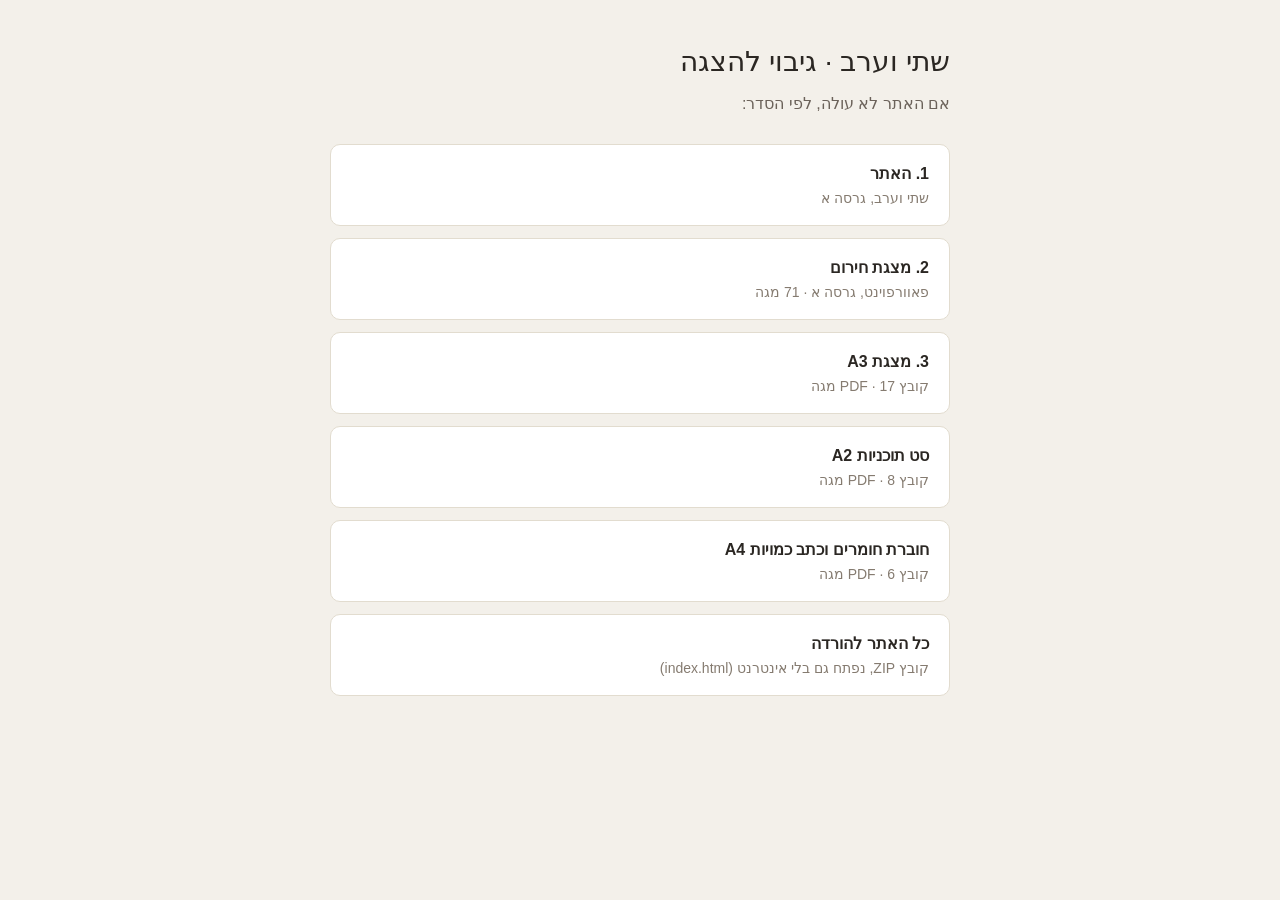
<file: backup/index.html>
<!doctype html>
<html lang="he" dir="rtl"><head><meta charset="utf-8"><meta name="viewport" content="width=device-width,initial-scale=1">
<title>גיבוי הצגה</title>
<style>
body{font-family:-apple-system,"Segoe UI",Arial,sans-serif;background:#f3f0ea;color:#2b2723;margin:0;padding:40px 16px;line-height:1.6}
main{max-width:620px;margin:auto}h1{font-weight:500;font-size:28px;margin:0 0 6px}p{color:#6b625a;margin:0 0 28px}
a{display:block;background:#fff;border:1px solid #e2dccf;border-radius:10px;padding:16px 20px;margin:0 0 12px;color:inherit;text-decoration:none}
a:hover{border-color:#b8913a}a b{font-weight:600}a span{display:block;color:#857b70;font-size:14px}
</style></head><body><main>
<h1>שתי וערב · גיבוי להצגה</h1>
<p>אם האתר לא עולה, לפי הסדר:</p>
<a href="../"><b>1. האתר</b><span>שתי וערב, גרסה א</span></a>
<a href="emergency-deck.pptx" download><b>2. מצגת חירום</b><span>פאוורפוינט, גרסה א · 71 מגה</span></a>
<a href="presentation-A3.pdf"><b>3. מצגת A3</b><span>קובץ PDF · 17 מגה</span></a>
<a href="plans-A2.pdf"><b>סט תוכניות A2</b><span>קובץ PDF · 8 מגה</span></a>
<a href="materials-A4.pdf"><b>חוברת חומרים וכתב כמויות A4</b><span>קובץ PDF · 6 מגה</span></a>
<a href="https://github.com/amiranat-prog/shti-vaerev/archive/refs/heads/main.zip"><b>כל האתר להורדה</b><span>קובץ ZIP, נפתח גם בלי אינטרנט (index.html)</span></a>
</main></body></html>
</file>
